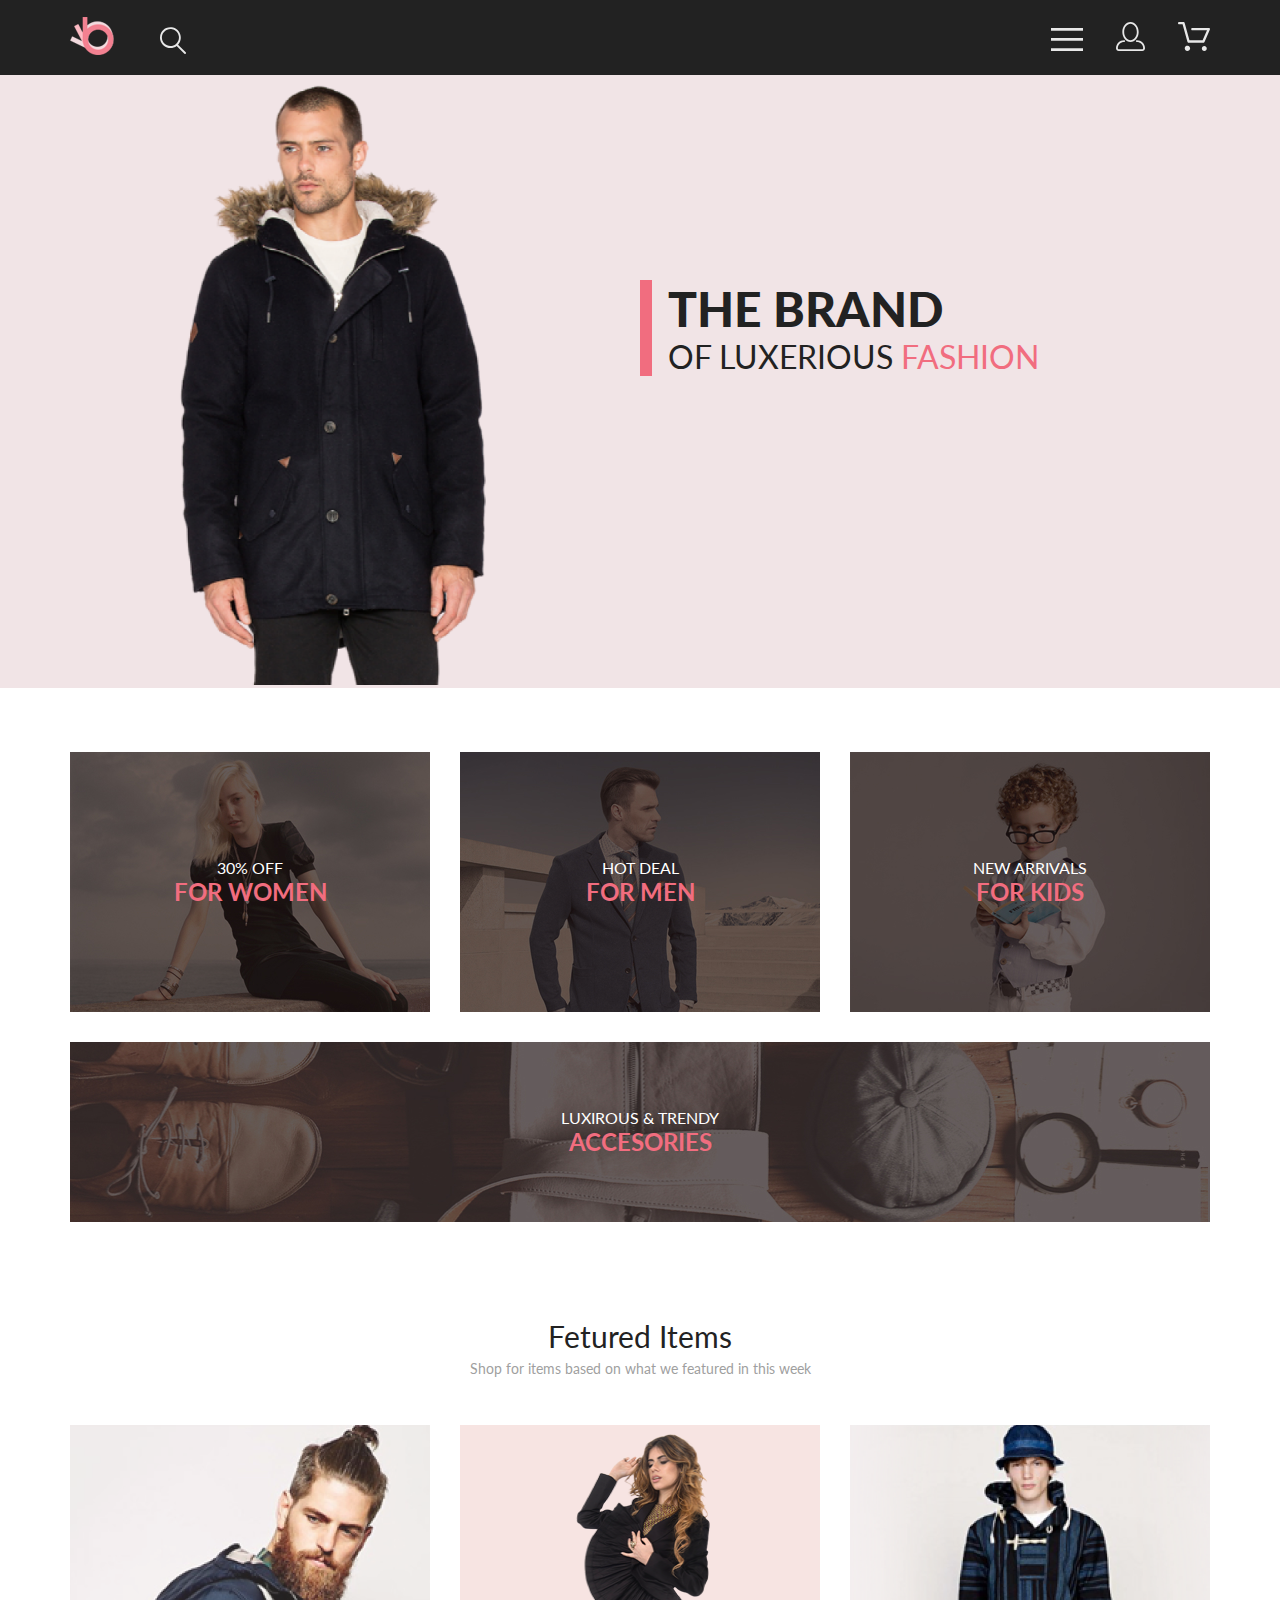
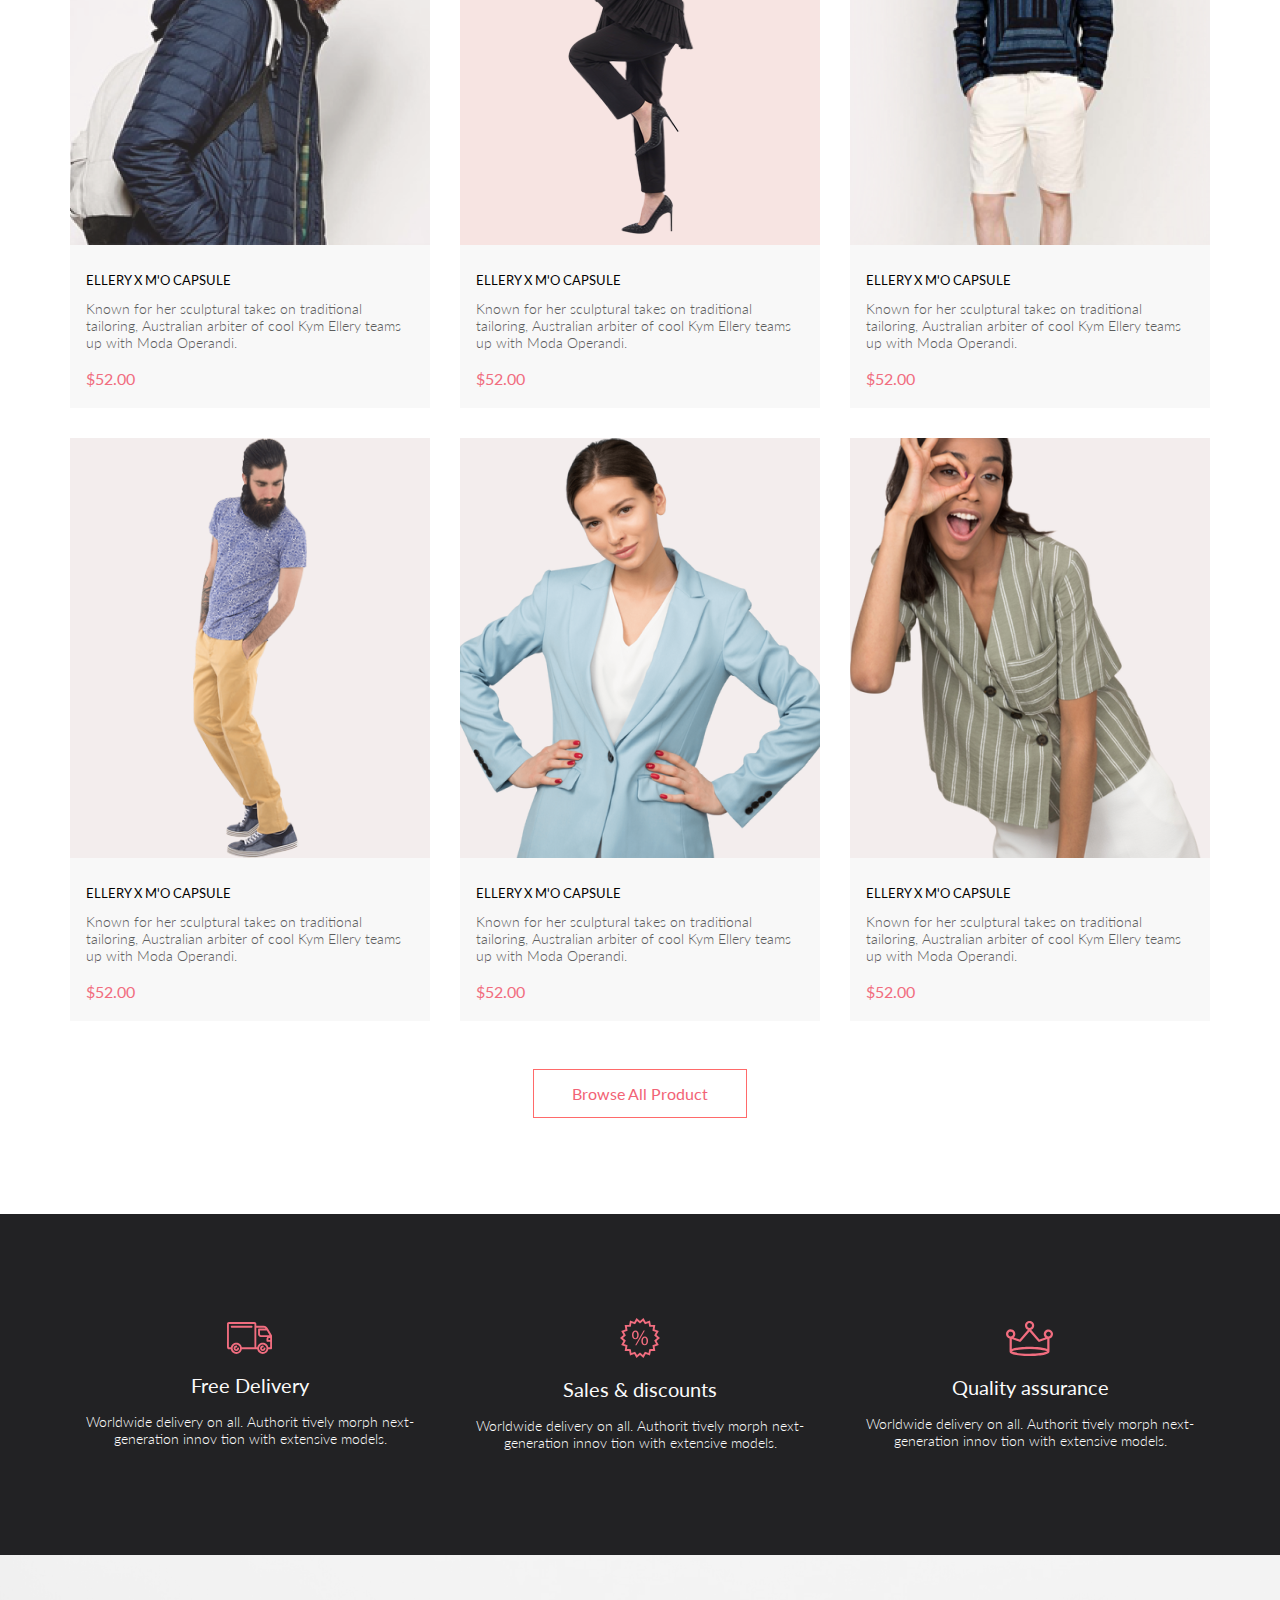
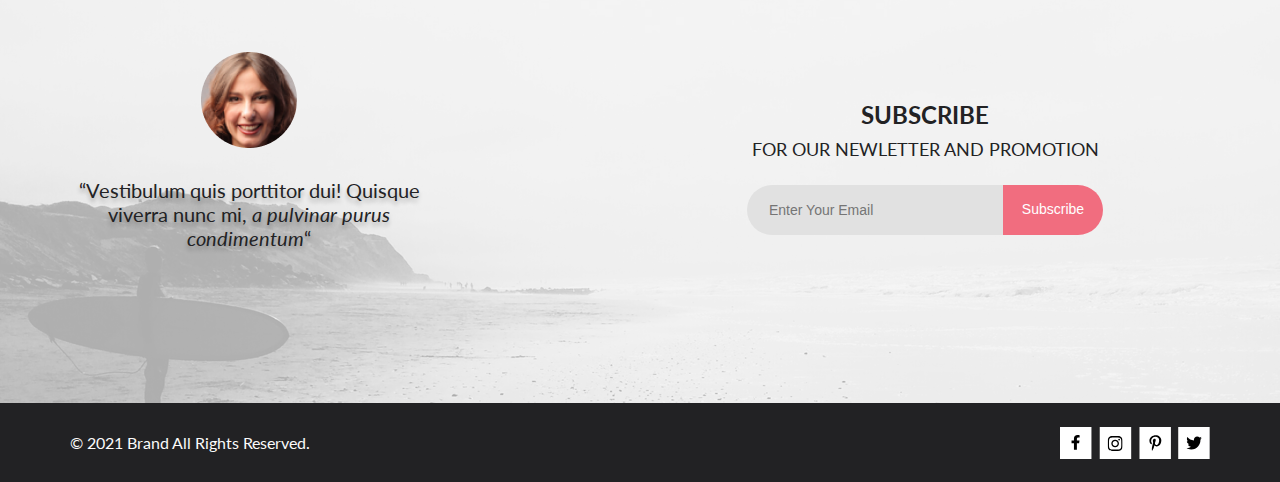
<file: index.html>
<!DOCTYPE html>
<html lang="en">

<head>
    <meta charset="UTF-8">
    <meta http-equiv="X-UA-Compatible" content="IE=edge">
    <meta name="viewport" content="width=device-width, initial-scale=1.0">   
    <title>Document</title>
    <link rel="preconnect" href="https://fonts.gstatic.com">
    <link href="https://fonts.googleapis.com/css2?family=Lato:wght@300;400;900&display=swap" rel="stylesheet">
    <link rel="stylesheet" href="css/style.css">
</head>

<body>
    <div class="wrapper">
        <div class="top">
            <header class="header center">
                <div class="header__left">
                    <a href="index.html"><img src="img/logo.svg" alt="logo"></a>
                    <svg class="header__search" width="27" height="28" viewBox="0 0 27 28" fill="none" xmlns="http://www.w3.org/2000/svg">
                        <path d="M19.0596 17.6259C20.6713 15.8658 21.6282 13.6048 21.7698 11.2225C21.9113 8.84018 21.2288 6.48173 19.8369 4.54318C18.445 2.60463 16.4285 1.20404 14.126 0.576619C11.8234 -0.0508009 9.3751 0.13316 7.19217 1.09761C5.00923 2.06205 3.22463 3.74825 2.13804 5.87302C1.05145 7.9978 0.729054 10.4318 1.225 12.7661C1.72094 15.1005 3.00501 17.1932 4.86158 18.6927C6.71814 20.1922 9.03413 21.0072 11.4206 21.0009C13.673 21.004 15.8645 20.27 17.6606 18.9109L25.4086 26.7179C25.4941 26.807 25.5965 26.8781 25.7099 26.927C25.8232 26.9759 25.9452 27.0017 26.0686 27.0029C26.1923 27.0033 26.3148 26.9782 26.4283 26.9292C26.5419 26.8801 26.6441 26.8082 26.7286 26.7179C26.9025 26.537 26.9997 26.2958 26.9997 26.0449C26.9997 25.794 26.9025 25.5528 26.7286 25.3719L19.0596 17.6259ZM2.88662 10.5009C2.89946 8.81563 3.41094 7.17187 4.35659 5.77685C5.30224 4.38183 6.63972 3.29801 8.20044 2.662C9.76115 2.02599 11.4752 1.86627 13.1266 2.20298C14.7779 2.53969 16.2926 3.35775 17.4797 4.55404C18.6668 5.75033 19.4732 7.27129 19.7972 8.92519C20.1212 10.5791 19.9483 12.2919 19.3002 13.8476C18.6522 15.4034 17.5581 16.7325 16.1559 17.6674C14.7536 18.6023 13.1059 19.1011 11.4206 19.1009C9.14916 19.0901 6.97482 18.1784 5.37484 16.566C3.77486 14.9537 2.87998 12.7724 2.88662 10.5009Z" fill="#E8E8E8"/>
                    </svg>                
                </div>
                <div class="header__right">
                    <input type="checkbox" id="switcher">
                    <label class="header__icons" for="switcher">
                        <svg width="32" height="23" viewBox="0 0 32 23" fill="none" xmlns="http://www.w3.org/2000/svg">
                            <path d="M0 23V20.31H32V23H0ZM0 12.76V10.07H32V12.76H0ZM0 2.69V0H32V2.69H0Z" fill="#E8E8E8"/>
                        </svg>
                    </label>            
                    <nav class="nav">                
                        <label for="switcher" class="nav__switch">
                            <svg width="13" height="13" viewBox="0 0 13 13" fill="none" xmlns="http://www.w3.org/2000/svg">
                            <path d="M7.4158 6.00409L11.7158 1.71409C11.9041 1.52579 12.0099 1.27039 12.0099 1.00409C12.0099 0.73779 11.9041 0.482395 11.7158 0.294092C11.5275 0.105788 11.2721 0 11.0058 0C10.7395 0 10.4841 0.105788 10.2958 0.294092L6.0058 4.59409L1.7158 0.294092C1.52749 0.105788 1.2721 -1.9841e-09 1.0058 0C0.739497 1.9841e-09 0.484102 0.105788 0.295798 0.294092C0.107495 0.482395 0.0017066 0.73779 0.0017066 1.00409C0.0017066 1.27039 0.107495 1.52579 0.295798 1.71409L4.5958 6.00409L0.295798 10.2941C0.20207 10.3871 0.127676 10.4977 0.0769072 10.6195C0.0261385 10.7414 0 10.8721 0 11.0041C0 11.1361 0.0261385 11.2668 0.0769072 11.3887C0.127676 11.5105 0.20207 11.6211 0.295798 11.7141C0.388761 11.8078 0.499362 11.8822 0.621222 11.933C0.743081 11.9838 0.873786 12.0099 1.0058 12.0099C1.13781 12.0099 1.26852 11.9838 1.39038 11.933C1.51223 11.8822 1.62284 11.8078 1.7158 11.7141L6.0058 7.41409L10.2958 11.7141C10.3888 11.8078 10.4994 11.8822 10.6212 11.933C10.7431 11.9838 10.8738 12.0099 11.0058 12.0099C11.1378 12.0099 11.2685 11.9838 11.3904 11.933C11.5122 11.8822 11.6228 11.8078 11.7158 11.7141C11.8095 11.6211 11.8839 11.5105 11.9347 11.3887C11.9855 11.2668 12.0116 11.1361 12.0116 11.0041C12.0116 10.8721 11.9855 10.7414 11.9347 10.6195C11.8839 10.4977 11.8095 10.3871 11.7158 10.2941L7.4158 6.00409Z" fill="#6F6E6E"/>
                            </svg>
                        </label>
                        <div class="nav__links-menu">
                            <a class="header__icons header__icons_mob" href="registration.html"><svg width="29" height="29" viewBox="0 0 29 29" fill="none" xmlns="http://www.w3.org/2000/svg">
                                <path d="M14.5 19.937C19 19.937 22.656 15.464 22.656 9.968C22.656 4.472 19 0 14.5 0C13.3631 0.0217413 12.2463 0.303398 11.2351 0.823397C10.2239 1.34339 9.34507 2.08794 8.66602 3C7.12663 4.99573 6.30819 7.45381 6.34399 9.974C6.34399 15.465 10 19.937 14.5 19.937ZM14.5 1.813C18 1.813 20.844 5.472 20.844 9.969C20.844 14.466 17.998 18.125 14.5 18.125C11.002 18.125 8.15603 14.465 8.15503 9.969C8.15403 5.473 11 1.813 14.5 1.813ZM20.844 18.125C20.6036 18.125 20.373 18.2205 20.203 18.3905C20.033 18.5605 19.9375 18.7911 19.9375 19.0315C19.9375 19.2719 20.033 19.5025 20.203 19.6725C20.373 19.8425 20.6036 19.938 20.844 19.938C22.526 19.9399 24.1386 20.6088 25.3279 21.7982C26.5172 22.9875 27.1861 24.6 27.188 26.282C27.1875 26.5221 27.0918 26.7523 26.922 26.9221C26.7522 27.0918 26.5221 27.1875 26.282 27.188H2.71997C2.47985 27.1875 2.24975 27.0918 2.07996 26.9221C1.91016 26.7523 1.81449 26.5221 1.81396 26.282C1.81608 24.6001 2.48517 22.9877 3.67444 21.7985C4.86371 20.6092 6.47608 19.9401 8.15796 19.938C8.39824 19.938 8.62868 19.8425 8.79858 19.6726C8.96849 19.5027 9.06396 19.2723 9.06396 19.032C9.06396 18.7917 8.96849 18.5613 8.79858 18.3914C8.62868 18.2215 8.39824 18.126 8.15796 18.126C5.99541 18.1279 3.92201 18.9875 2.39258 20.5164C0.863144 22.0453 0.00264777 24.1185 0 26.281C0.000794067 27.0019 0.287502 27.693 0.797241 28.2027C1.30698 28.7125 1.99811 28.9992 2.71899 29H26.282C27.0027 28.9989 27.6936 28.7121 28.2031 28.2024C28.7126 27.6927 28.9992 27.0017 29 26.281C28.9974 24.1187 28.1372 22.0457 26.6083 20.5168C25.0793 18.9878 23.0063 18.1276 20.844 18.125Z" fill="#E8E8E8"/>
                            </svg></a>
                            <a class="header__icons header__icons_mob" href="cart.html"><svg width="32" height="29" viewBox="0 0 32 29" fill="none" xmlns="http://www.w3.org/2000/svg">
                                <path d="M26.2009 29C25.5532 28.9738 24.9415 28.6948 24.4972 28.2227C24.0529 27.7506 23.8114 27.1232 23.8245 26.475C23.8376 25.8269 24.1043 25.2097 24.5673 24.7559C25.0303 24.3022 25.6527 24.048 26.301 24.048C26.9493 24.048 27.5717 24.3022 28.0347 24.7559C28.4977 25.2097 28.7644 25.8269 28.7775 26.475C28.7906 27.1232 28.549 27.7506 28.1047 28.2227C27.6604 28.6948 27.0488 28.9738 26.401 29H26.2009ZM6.75293 26.32C6.75293 25.79 6.91011 25.2718 7.20459 24.8311C7.49907 24.3904 7.91764 24.0469 8.40735 23.844C8.89705 23.6412 9.43594 23.5881 9.95581 23.6915C10.4757 23.7949 10.9532 24.0502 11.328 24.425C11.7028 24.7998 11.9581 25.2773 12.0615 25.7972C12.1649 26.317 12.1118 26.8559 11.9089 27.3456C11.7061 27.8353 11.3626 28.2539 10.9219 28.5483C10.4812 28.8428 9.96304 29 9.43298 29C9.08087 29.0003 8.73212 28.9311 8.40674 28.7966C8.08136 28.662 7.78569 28.4646 7.53662 28.2158C7.28755 27.9669 7.09001 27.6713 6.9552 27.3461C6.82039 27.0208 6.75098 26.6721 6.75098 26.32H6.75293ZM10.553 20.686C10.2935 20.6868 10.0409 20.6024 9.83411 20.4457C9.62727 20.2891 9.47758 20.0689 9.40796 19.819L4.57495 2.36401H1.18201C0.868521 2.36401 0.567859 2.23947 0.346191 2.01781C0.124523 1.79614 0 1.49549 0 1.18201C0 0.868519 0.124523 0.567873 0.346191 0.346205C0.567859 0.124537 0.868521 5.81268e-06 1.18201 5.81268e-06H5.46301C5.7225 -0.00080736 5.97504 0.0837201 6.18176 0.240568C6.38848 0.397416 6.53784 0.617884 6.60693 0.868006L11.4399 18.323H24.6179L29.001 8.27501H14.401C14.2428 8.27961 14.0854 8.25242 13.9379 8.19507C13.7904 8.13771 13.6559 8.05134 13.5424 7.94108C13.4288 7.83082 13.3386 7.69891 13.277 7.55315C13.2154 7.40739 13.1836 7.25075 13.1836 7.0925C13.1836 6.93426 13.2154 6.77762 13.277 6.63186C13.3386 6.4861 13.4288 6.35419 13.5424 6.24393C13.6559 6.13367 13.7904 6.0473 13.9379 5.98994C14.0854 5.93259 14.2428 5.90541 14.401 5.91001H30.814C31.0097 5.90996 31.2022 5.95866 31.3744 6.05172C31.5465 6.14478 31.6928 6.27926 31.7999 6.44301C31.9078 6.60729 31.9734 6.79569 31.9908 6.99145C32.0083 7.18721 31.9771 7.38424 31.9 7.565L26.495 19.977C26.4026 20.1876 26.251 20.3668 26.0585 20.4927C25.866 20.6186 25.641 20.6858 25.411 20.686H10.553Z" fill="#E8E8E8"/>
                            </svg></a> 
                        </div>
                        <h3 class="nav__heading">MENU</h3>
                        <ul class="nav__catalog">
                            <li class="nav__list-catalog">
                                <a href="catalog.html" class="nav__list">MAN</a>
                                <ul class="nav__items">
                                    <li><a href="catalog.html" class="nav__link">Accessories</a></li>
                                    <li><a href="catalog.html" class="nav__link">Bags</a></li>
                                    <li><a href="catalog.html" class="nav__link">Denim</a></li>
                                    <li><a href="catalog.html" class="nav__link">T-Shirts</a></li>
                                </ul>
                            </li>
                            <li class="nav__list-catalog">
                                <a href="catalog.html" class="nav__list">WOMAN</a>
                                <ul class="nav__items">
                                    <li><a href="catalog.html" class="nav__link">Accessories</a></li>
                                    <li><a href="catalog.html" class="nav__link">Jackets &#38; Coats</a></li>
                                    <li><a href="catalog.html" class="nav__link">Polos</a></li>
                                    <li><a href="catalog.html" class="nav__link">T-Shirts</a></li>
                                    <li><a href="catalog.html" class="nav__link">Shirts</a></li>
                                </ul>
                            </li>
                            <li class="nav__list-catalog">
                                <a href="catalog.html" class="nav__list">KIDS</a>
                                <ul class="nav__items">
                                    <li><a href="catalog.html" class="nav__link">Accessories</a></li>
                                    <li><a href="catalog.html" class="nav__link">Jackets &#38; Coats</a></li>
                                    <li><a href="catalog.html" class="nav__link">Polos</a></li>
                                    <li><a href="catalog.html" class="nav__link">T-Shirts</a></li>
                                    <li><a href="catalog.html" class="nav__link">Shirts</a></li>
                                    <li><a href="catalog.html" class="nav__link">Bags</a></li>
                                </ul>
                            </li>
                        </ul>
                    </nav>
                    <a class="header__icons header__icons_desc" href="registration.html"><svg width="29" height="29" viewBox="0 0 29 29" fill="none" xmlns="http://www.w3.org/2000/svg">
                        <path d="M14.5 19.937C19 19.937 22.656 15.464 22.656 9.968C22.656 4.472 19 0 14.5 0C13.3631 0.0217413 12.2463 0.303398 11.2351 0.823397C10.2239 1.34339 9.34507 2.08794 8.66602 3C7.12663 4.99573 6.30819 7.45381 6.34399 9.974C6.34399 15.465 10 19.937 14.5 19.937ZM14.5 1.813C18 1.813 20.844 5.472 20.844 9.969C20.844 14.466 17.998 18.125 14.5 18.125C11.002 18.125 8.15603 14.465 8.15503 9.969C8.15403 5.473 11 1.813 14.5 1.813ZM20.844 18.125C20.6036 18.125 20.373 18.2205 20.203 18.3905C20.033 18.5605 19.9375 18.7911 19.9375 19.0315C19.9375 19.2719 20.033 19.5025 20.203 19.6725C20.373 19.8425 20.6036 19.938 20.844 19.938C22.526 19.9399 24.1386 20.6088 25.3279 21.7982C26.5172 22.9875 27.1861 24.6 27.188 26.282C27.1875 26.5221 27.0918 26.7523 26.922 26.9221C26.7522 27.0918 26.5221 27.1875 26.282 27.188H2.71997C2.47985 27.1875 2.24975 27.0918 2.07996 26.9221C1.91016 26.7523 1.81449 26.5221 1.81396 26.282C1.81608 24.6001 2.48517 22.9877 3.67444 21.7985C4.86371 20.6092 6.47608 19.9401 8.15796 19.938C8.39824 19.938 8.62868 19.8425 8.79858 19.6726C8.96849 19.5027 9.06396 19.2723 9.06396 19.032C9.06396 18.7917 8.96849 18.5613 8.79858 18.3914C8.62868 18.2215 8.39824 18.126 8.15796 18.126C5.99541 18.1279 3.92201 18.9875 2.39258 20.5164C0.863144 22.0453 0.00264777 24.1185 0 26.281C0.000794067 27.0019 0.287502 27.693 0.797241 28.2027C1.30698 28.7125 1.99811 28.9992 2.71899 29H26.282C27.0027 28.9989 27.6936 28.7121 28.2031 28.2024C28.7126 27.6927 28.9992 27.0017 29 26.281C28.9974 24.1187 28.1372 22.0457 26.6083 20.5168C25.0793 18.9878 23.0063 18.1276 20.844 18.125Z" fill="#E8E8E8"/>
                    </svg></a>
                    <a class="header__icons header__icons_desc" href="cart.html"><svg width="32" height="29" viewBox="0 0 32 29" fill="none" xmlns="http://www.w3.org/2000/svg">
                        <path d="M26.2009 29C25.5532 28.9738 24.9415 28.6948 24.4972 28.2227C24.0529 27.7506 23.8114 27.1232 23.8245 26.475C23.8376 25.8269 24.1043 25.2097 24.5673 24.7559C25.0303 24.3022 25.6527 24.048 26.301 24.048C26.9493 24.048 27.5717 24.3022 28.0347 24.7559C28.4977 25.2097 28.7644 25.8269 28.7775 26.475C28.7906 27.1232 28.549 27.7506 28.1047 28.2227C27.6604 28.6948 27.0488 28.9738 26.401 29H26.2009ZM6.75293 26.32C6.75293 25.79 6.91011 25.2718 7.20459 24.8311C7.49907 24.3904 7.91764 24.0469 8.40735 23.844C8.89705 23.6412 9.43594 23.5881 9.95581 23.6915C10.4757 23.7949 10.9532 24.0502 11.328 24.425C11.7028 24.7998 11.9581 25.2773 12.0615 25.7972C12.1649 26.317 12.1118 26.8559 11.9089 27.3456C11.7061 27.8353 11.3626 28.2539 10.9219 28.5483C10.4812 28.8428 9.96304 29 9.43298 29C9.08087 29.0003 8.73212 28.9311 8.40674 28.7966C8.08136 28.662 7.78569 28.4646 7.53662 28.2158C7.28755 27.9669 7.09001 27.6713 6.9552 27.3461C6.82039 27.0208 6.75098 26.6721 6.75098 26.32H6.75293ZM10.553 20.686C10.2935 20.6868 10.0409 20.6024 9.83411 20.4457C9.62727 20.2891 9.47758 20.0689 9.40796 19.819L4.57495 2.36401H1.18201C0.868521 2.36401 0.567859 2.23947 0.346191 2.01781C0.124523 1.79614 0 1.49549 0 1.18201C0 0.868519 0.124523 0.567873 0.346191 0.346205C0.567859 0.124537 0.868521 5.81268e-06 1.18201 5.81268e-06H5.46301C5.7225 -0.00080736 5.97504 0.0837201 6.18176 0.240568C6.38848 0.397416 6.53784 0.617884 6.60693 0.868006L11.4399 18.323H24.6179L29.001 8.27501H14.401C14.2428 8.27961 14.0854 8.25242 13.9379 8.19507C13.7904 8.13771 13.6559 8.05134 13.5424 7.94108C13.4288 7.83082 13.3386 7.69891 13.277 7.55315C13.2154 7.40739 13.1836 7.25075 13.1836 7.0925C13.1836 6.93426 13.2154 6.77762 13.277 6.63186C13.3386 6.4861 13.4288 6.35419 13.5424 6.24393C13.6559 6.13367 13.7904 6.0473 13.9379 5.98994C14.0854 5.93259 14.2428 5.90541 14.401 5.91001H30.814C31.0097 5.90996 31.2022 5.95866 31.3744 6.05172C31.5465 6.14478 31.6928 6.27926 31.7999 6.44301C31.9078 6.60729 31.9734 6.79569 31.9908 6.99145C32.0083 7.18721 31.9771 7.38424 31.9 7.565L26.495 19.977C26.4026 20.1876 26.251 20.3668 26.0585 20.4927C25.866 20.6186 25.641 20.6858 25.411 20.686H10.553Z" fill="#E8E8E8"/>
                    </svg></a>                     
                </div>
            </header>
        
            <section class="promo center">
                <div class="promo__img">
                    <img class="promo__photo" src="img/promo.png" alt="promo">
                </div>
                <div class="promo__text">
                    <div class="promo__content">
                        <h1 class="promo__h1">THE BRAND</h1>
                        <h2 class="promo__h2">OF LUXERIOUS <span class="promo__h2_select">FASHION</span></h2>
                    </div>
                </div>
            </section>
    
            <section class="offer center">
                <div class="offer__top">
                    <div class="offer__item offer__item_1">
                        <p class="offer__text">30% OFF</p>
                        <h3 class="offer__heading">FOR WOMEN</h3>            
                    </div>
                    <div class="offer__item offer__item_2">
                        <p class="offer__text">HOT DEAL</p>
                        <h3 class="offer__heading">FOR MEN</h3>              
                    </div>
                    <div class="offer__item offer__item_3">
                        <p class="offer__text">NEW ARRIVALS</p>
                        <h3 class="offer__heading">FOR KIDS</h3>
                    </div>
                </div>
                <div class="offer__bottom">
                    <p class="offer__text">LUXIROUS & TRENDY</p>
                    <h3 class="offer__heading">ACCESORIES</h3>           
                </div>
            </section>
        
            <section class="fetured-items center">
                <h2 class="fetured-items__heading">Fetured Items</h2>
                <p class="fetured-items__text">Shop for items based on what we featured in this week</p>
                <div class="product-box">
                    <div class="product">
                        <a class="product__link" href="product.html">
                            <img class="product__img" src="img/card_1.png" alt="card-1">
                        </a>                
                        <div class="product__content">
                            <a href="product.html" class="product__name">ELLERY X M'O CAPSULE</a>
                            <p class="product__text">Known for her sculptural takes on traditional tailoring, Australian arbiter of cool Kym Ellery teams up with Moda Operandi.</p>
                            <p class="product__price">&#36;52.00</p>
                        </div>
                        <a class="product__add" href="cart.html">
                            <svg class="product__cart" width="27" height="25" viewBox="0 0 27 25" fill="none" xmlns="http://www.w3.org/2000/svg">
                            <path d="M21.876 22.2662C21.921 22.2549 21.9423 22.2339 21.96 22.2129C21.9678 22.2037 21.9756 22.1946 21.9835 22.1855C22.02 22.1438 22.0233 22.0553 22.0224 22.0105C22.0092 21.9044 21.9185 21.8315 21.8412 21.8315C21.8375 21.8315 21.8336 21.8317 21.8312 21.8318C21.7531 21.8372 21.6653 21.9409 21.6719 22.0625C21.6813 22.1793 21.7675 22.2662 21.8392 22.2662H21.876ZM8.21954 22.2599C8.31873 22.2599 8.39935 22.1655 8.39935 22.0496C8.39935 21.9341 8.31873 21.8401 8.21954 21.8401C8.12042 21.8401 8.03973 21.9341 8.03973 22.0496C8.03973 22.1655 8.12042 22.2599 8.21954 22.2599ZM21.9995 24.2662C21.9517 24.2662 21.8878 24.2662 21.8392 24.2662C20.7017 24.2662 19.7567 23.3545 19.6765 22.198C19.5964 20.9929 20.4937 19.9183 21.6953 19.8364C21.7441 19.8331 21.7928 19.8315 21.8412 19.8315C22.9799 19.8315 23.9413 20.7324 24.019 21.8884C24.0505 22.4915 23.8741 23.0612 23.4898 23.5012C23.1055 23.9575 22.5764 24.2177 21.9995 24.2662ZM8.21954 24.2599C7.01532 24.2599 6.03973 23.2709 6.03973 22.0496C6.03973 20.8291 7.01532 19.8401 8.21954 19.8401C9.42371 19.8401 10.3994 20.8291 10.3994 22.0496C10.3994 23.2709 9.42371 24.2599 8.21954 24.2599ZM21.1984 17.3938H9.13306C8.70013 17.3938 8.31586 17.1005 8.20331 16.6775L4.27753 2.24768H1.52173C0.993408 2.24768 0.560547 1.80859 0.560547 1.27039C0.560547 0.733032 0.993408 0.292969 1.52173 0.292969H4.99933C5.43134 0.292969 5.81561 0.586304 5.9281 1.01025L9.85394 15.4391H20.5576L24.1144 7.13379H12.2578C11.7286 7.13379 11.2957 6.69373 11.2957 6.15649C11.2957 5.61914 11.7286 5.17908 12.2578 5.17908H25.5886C25.9091 5.17908 26.2141 5.34192 26.3896 5.61914C26.566 5.89539 26.5984 6.23743 26.4697 6.547L22.0795 16.807C21.9193 17.1653 21.5827 17.3938 21.1984 17.3938Z" fill="white"/>
                            </svg>
                            Add to Cart
                        </a>
                    </div>
        
                    <div class="product">
                        <a class="product__link" href="product.html">
                            <img class="product__img" src="img/card_2.png" alt="card-2">
                        </a>                
                        <div class="product__content">
                            <a href="product.html" class="product__name">ELLERY X M'O CAPSULE</a>
                            <p class="product__text">Known for her sculptural takes on traditional tailoring, Australian arbiter of cool Kym Ellery teams up with Moda Operandi.</p>
                            <p class="product__price">&#36;52.00</p>
                        </div>
                        <a class="product__add" href="cart.html">
                            <svg class="product__cart" width="27" height="25" viewBox="0 0 27 25" fill="none" xmlns="http://www.w3.org/2000/svg">
                            <path d="M21.876 22.2662C21.921 22.2549 21.9423 22.2339 21.96 22.2129C21.9678 22.2037 21.9756 22.1946 21.9835 22.1855C22.02 22.1438 22.0233 22.0553 22.0224 22.0105C22.0092 21.9044 21.9185 21.8315 21.8412 21.8315C21.8375 21.8315 21.8336 21.8317 21.8312 21.8318C21.7531 21.8372 21.6653 21.9409 21.6719 22.0625C21.6813 22.1793 21.7675 22.2662 21.8392 22.2662H21.876ZM8.21954 22.2599C8.31873 22.2599 8.39935 22.1655 8.39935 22.0496C8.39935 21.9341 8.31873 21.8401 8.21954 21.8401C8.12042 21.8401 8.03973 21.9341 8.03973 22.0496C8.03973 22.1655 8.12042 22.2599 8.21954 22.2599ZM21.9995 24.2662C21.9517 24.2662 21.8878 24.2662 21.8392 24.2662C20.7017 24.2662 19.7567 23.3545 19.6765 22.198C19.5964 20.9929 20.4937 19.9183 21.6953 19.8364C21.7441 19.8331 21.7928 19.8315 21.8412 19.8315C22.9799 19.8315 23.9413 20.7324 24.019 21.8884C24.0505 22.4915 23.8741 23.0612 23.4898 23.5012C23.1055 23.9575 22.5764 24.2177 21.9995 24.2662ZM8.21954 24.2599C7.01532 24.2599 6.03973 23.2709 6.03973 22.0496C6.03973 20.8291 7.01532 19.8401 8.21954 19.8401C9.42371 19.8401 10.3994 20.8291 10.3994 22.0496C10.3994 23.2709 9.42371 24.2599 8.21954 24.2599ZM21.1984 17.3938H9.13306C8.70013 17.3938 8.31586 17.1005 8.20331 16.6775L4.27753 2.24768H1.52173C0.993408 2.24768 0.560547 1.80859 0.560547 1.27039C0.560547 0.733032 0.993408 0.292969 1.52173 0.292969H4.99933C5.43134 0.292969 5.81561 0.586304 5.9281 1.01025L9.85394 15.4391H20.5576L24.1144 7.13379H12.2578C11.7286 7.13379 11.2957 6.69373 11.2957 6.15649C11.2957 5.61914 11.7286 5.17908 12.2578 5.17908H25.5886C25.9091 5.17908 26.2141 5.34192 26.3896 5.61914C26.566 5.89539 26.5984 6.23743 26.4697 6.547L22.0795 16.807C21.9193 17.1653 21.5827 17.3938 21.1984 17.3938Z" fill="white"/>
                            </svg>
                            Add to Cart
                        </a>
                    </div>
        
                    <div class="product">
                        <a class="product__link" href="product.html">
                            <img class="product__img" src="img/card_3.png" alt="card-3">
                        </a>                
                        <div class="product__content">
                            <a href="product.html" class="product__name">ELLERY X M'O CAPSULE</a>
                            <p class="product__text">Known for her sculptural takes on traditional tailoring, Australian arbiter of cool Kym Ellery teams up with Moda Operandi.</p>
                            <p class="product__price">&#36;52.00</p>
                        </div>
                        <a class="product__add" href="cart.html">
                            <svg class="product__cart" width="27" height="25" viewBox="0 0 27 25" fill="none" xmlns="http://www.w3.org/2000/svg">
                            <path d="M21.876 22.2662C21.921 22.2549 21.9423 22.2339 21.96 22.2129C21.9678 22.2037 21.9756 22.1946 21.9835 22.1855C22.02 22.1438 22.0233 22.0553 22.0224 22.0105C22.0092 21.9044 21.9185 21.8315 21.8412 21.8315C21.8375 21.8315 21.8336 21.8317 21.8312 21.8318C21.7531 21.8372 21.6653 21.9409 21.6719 22.0625C21.6813 22.1793 21.7675 22.2662 21.8392 22.2662H21.876ZM8.21954 22.2599C8.31873 22.2599 8.39935 22.1655 8.39935 22.0496C8.39935 21.9341 8.31873 21.8401 8.21954 21.8401C8.12042 21.8401 8.03973 21.9341 8.03973 22.0496C8.03973 22.1655 8.12042 22.2599 8.21954 22.2599ZM21.9995 24.2662C21.9517 24.2662 21.8878 24.2662 21.8392 24.2662C20.7017 24.2662 19.7567 23.3545 19.6765 22.198C19.5964 20.9929 20.4937 19.9183 21.6953 19.8364C21.7441 19.8331 21.7928 19.8315 21.8412 19.8315C22.9799 19.8315 23.9413 20.7324 24.019 21.8884C24.0505 22.4915 23.8741 23.0612 23.4898 23.5012C23.1055 23.9575 22.5764 24.2177 21.9995 24.2662ZM8.21954 24.2599C7.01532 24.2599 6.03973 23.2709 6.03973 22.0496C6.03973 20.8291 7.01532 19.8401 8.21954 19.8401C9.42371 19.8401 10.3994 20.8291 10.3994 22.0496C10.3994 23.2709 9.42371 24.2599 8.21954 24.2599ZM21.1984 17.3938H9.13306C8.70013 17.3938 8.31586 17.1005 8.20331 16.6775L4.27753 2.24768H1.52173C0.993408 2.24768 0.560547 1.80859 0.560547 1.27039C0.560547 0.733032 0.993408 0.292969 1.52173 0.292969H4.99933C5.43134 0.292969 5.81561 0.586304 5.9281 1.01025L9.85394 15.4391H20.5576L24.1144 7.13379H12.2578C11.7286 7.13379 11.2957 6.69373 11.2957 6.15649C11.2957 5.61914 11.7286 5.17908 12.2578 5.17908H25.5886C25.9091 5.17908 26.2141 5.34192 26.3896 5.61914C26.566 5.89539 26.5984 6.23743 26.4697 6.547L22.0795 16.807C21.9193 17.1653 21.5827 17.3938 21.1984 17.3938Z" fill="white"/>
                            </svg>
                            Add to Cart
                        </a>
                    </div>
        
                    <div class="product">
                        <a class="product__link" href="product.html">
                            <img class="product__img" src="img/card_4.png" alt="card-4">
                        </a>                
                        <div class="product__content">
                            <a href="product.html" class="product__name">ELLERY X M'O CAPSULE</a>
                            <p class="product__text">Known for her sculptural takes on traditional tailoring, Australian arbiter of cool Kym Ellery teams up with Moda Operandi.</p>
                            <p class="product__price">&#36;52.00</p>
                        </div>
                        <a class="product__add" href="cart.html">
                            <svg class="product__cart" width="27" height="25" viewBox="0 0 27 25" fill="none" xmlns="http://www.w3.org/2000/svg">
                            <path d="M21.876 22.2662C21.921 22.2549 21.9423 22.2339 21.96 22.2129C21.9678 22.2037 21.9756 22.1946 21.9835 22.1855C22.02 22.1438 22.0233 22.0553 22.0224 22.0105C22.0092 21.9044 21.9185 21.8315 21.8412 21.8315C21.8375 21.8315 21.8336 21.8317 21.8312 21.8318C21.7531 21.8372 21.6653 21.9409 21.6719 22.0625C21.6813 22.1793 21.7675 22.2662 21.8392 22.2662H21.876ZM8.21954 22.2599C8.31873 22.2599 8.39935 22.1655 8.39935 22.0496C8.39935 21.9341 8.31873 21.8401 8.21954 21.8401C8.12042 21.8401 8.03973 21.9341 8.03973 22.0496C8.03973 22.1655 8.12042 22.2599 8.21954 22.2599ZM21.9995 24.2662C21.9517 24.2662 21.8878 24.2662 21.8392 24.2662C20.7017 24.2662 19.7567 23.3545 19.6765 22.198C19.5964 20.9929 20.4937 19.9183 21.6953 19.8364C21.7441 19.8331 21.7928 19.8315 21.8412 19.8315C22.9799 19.8315 23.9413 20.7324 24.019 21.8884C24.0505 22.4915 23.8741 23.0612 23.4898 23.5012C23.1055 23.9575 22.5764 24.2177 21.9995 24.2662ZM8.21954 24.2599C7.01532 24.2599 6.03973 23.2709 6.03973 22.0496C6.03973 20.8291 7.01532 19.8401 8.21954 19.8401C9.42371 19.8401 10.3994 20.8291 10.3994 22.0496C10.3994 23.2709 9.42371 24.2599 8.21954 24.2599ZM21.1984 17.3938H9.13306C8.70013 17.3938 8.31586 17.1005 8.20331 16.6775L4.27753 2.24768H1.52173C0.993408 2.24768 0.560547 1.80859 0.560547 1.27039C0.560547 0.733032 0.993408 0.292969 1.52173 0.292969H4.99933C5.43134 0.292969 5.81561 0.586304 5.9281 1.01025L9.85394 15.4391H20.5576L24.1144 7.13379H12.2578C11.7286 7.13379 11.2957 6.69373 11.2957 6.15649C11.2957 5.61914 11.7286 5.17908 12.2578 5.17908H25.5886C25.9091 5.17908 26.2141 5.34192 26.3896 5.61914C26.566 5.89539 26.5984 6.23743 26.4697 6.547L22.0795 16.807C21.9193 17.1653 21.5827 17.3938 21.1984 17.3938Z" fill="white"/>
                            </svg>
                            Add to Cart
                        </a>
                    </div>
        
                    <div class="product">
                        <a class="product__link" href="product.html">
                            <img class="product__img" src="img/card_5.png" alt="card-5">
                        </a>                
                        <div class="product__content">
                            <a href="product.html" class="product__name">ELLERY X M'O CAPSULE</a>
                            <p class="product__text">Known for her sculptural takes on traditional tailoring, Australian arbiter of cool Kym Ellery teams up with Moda Operandi.</p>
                            <p class="product__price">&#36;52.00</p>
                        </div>
                        <a class="product__add" href="cart.html">
                            <svg class="product__cart" width="27" height="25" viewBox="0 0 27 25" fill="none" xmlns="http://www.w3.org/2000/svg">
                            <path d="M21.876 22.2662C21.921 22.2549 21.9423 22.2339 21.96 22.2129C21.9678 22.2037 21.9756 22.1946 21.9835 22.1855C22.02 22.1438 22.0233 22.0553 22.0224 22.0105C22.0092 21.9044 21.9185 21.8315 21.8412 21.8315C21.8375 21.8315 21.8336 21.8317 21.8312 21.8318C21.7531 21.8372 21.6653 21.9409 21.6719 22.0625C21.6813 22.1793 21.7675 22.2662 21.8392 22.2662H21.876ZM8.21954 22.2599C8.31873 22.2599 8.39935 22.1655 8.39935 22.0496C8.39935 21.9341 8.31873 21.8401 8.21954 21.8401C8.12042 21.8401 8.03973 21.9341 8.03973 22.0496C8.03973 22.1655 8.12042 22.2599 8.21954 22.2599ZM21.9995 24.2662C21.9517 24.2662 21.8878 24.2662 21.8392 24.2662C20.7017 24.2662 19.7567 23.3545 19.6765 22.198C19.5964 20.9929 20.4937 19.9183 21.6953 19.8364C21.7441 19.8331 21.7928 19.8315 21.8412 19.8315C22.9799 19.8315 23.9413 20.7324 24.019 21.8884C24.0505 22.4915 23.8741 23.0612 23.4898 23.5012C23.1055 23.9575 22.5764 24.2177 21.9995 24.2662ZM8.21954 24.2599C7.01532 24.2599 6.03973 23.2709 6.03973 22.0496C6.03973 20.8291 7.01532 19.8401 8.21954 19.8401C9.42371 19.8401 10.3994 20.8291 10.3994 22.0496C10.3994 23.2709 9.42371 24.2599 8.21954 24.2599ZM21.1984 17.3938H9.13306C8.70013 17.3938 8.31586 17.1005 8.20331 16.6775L4.27753 2.24768H1.52173C0.993408 2.24768 0.560547 1.80859 0.560547 1.27039C0.560547 0.733032 0.993408 0.292969 1.52173 0.292969H4.99933C5.43134 0.292969 5.81561 0.586304 5.9281 1.01025L9.85394 15.4391H20.5576L24.1144 7.13379H12.2578C11.7286 7.13379 11.2957 6.69373 11.2957 6.15649C11.2957 5.61914 11.7286 5.17908 12.2578 5.17908H25.5886C25.9091 5.17908 26.2141 5.34192 26.3896 5.61914C26.566 5.89539 26.5984 6.23743 26.4697 6.547L22.0795 16.807C21.9193 17.1653 21.5827 17.3938 21.1984 17.3938Z" fill="white"/>
                            </svg>
                            Add to Cart
                        </a>
                    </div>
        
                    <div class="product">
                        <a class="product__link" href="product.html">
                            <img class="product__img" src="img/card_6.png" alt="card-6">
                        </a>                
                        <div class="product__content">
                            <a href="product.html" class="product__name">ELLERY X M'O CAPSULE</a>
                            <p class="product__text">Known for her sculptural takes on traditional tailoring, Australian arbiter of cool Kym Ellery teams up with Moda Operandi.</p>
                            <p class="product__price">&#36;52.00</p>
                        </div>
                        <a class="product__add" href="cart.html">
                            <svg class="product__cart" width="27" height="25" viewBox="0 0 27 25" fill="none" xmlns="http://www.w3.org/2000/svg">
                            <path d="M21.876 22.2662C21.921 22.2549 21.9423 22.2339 21.96 22.2129C21.9678 22.2037 21.9756 22.1946 21.9835 22.1855C22.02 22.1438 22.0233 22.0553 22.0224 22.0105C22.0092 21.9044 21.9185 21.8315 21.8412 21.8315C21.8375 21.8315 21.8336 21.8317 21.8312 21.8318C21.7531 21.8372 21.6653 21.9409 21.6719 22.0625C21.6813 22.1793 21.7675 22.2662 21.8392 22.2662H21.876ZM8.21954 22.2599C8.31873 22.2599 8.39935 22.1655 8.39935 22.0496C8.39935 21.9341 8.31873 21.8401 8.21954 21.8401C8.12042 21.8401 8.03973 21.9341 8.03973 22.0496C8.03973 22.1655 8.12042 22.2599 8.21954 22.2599ZM21.9995 24.2662C21.9517 24.2662 21.8878 24.2662 21.8392 24.2662C20.7017 24.2662 19.7567 23.3545 19.6765 22.198C19.5964 20.9929 20.4937 19.9183 21.6953 19.8364C21.7441 19.8331 21.7928 19.8315 21.8412 19.8315C22.9799 19.8315 23.9413 20.7324 24.019 21.8884C24.0505 22.4915 23.8741 23.0612 23.4898 23.5012C23.1055 23.9575 22.5764 24.2177 21.9995 24.2662ZM8.21954 24.2599C7.01532 24.2599 6.03973 23.2709 6.03973 22.0496C6.03973 20.8291 7.01532 19.8401 8.21954 19.8401C9.42371 19.8401 10.3994 20.8291 10.3994 22.0496C10.3994 23.2709 9.42371 24.2599 8.21954 24.2599ZM21.1984 17.3938H9.13306C8.70013 17.3938 8.31586 17.1005 8.20331 16.6775L4.27753 2.24768H1.52173C0.993408 2.24768 0.560547 1.80859 0.560547 1.27039C0.560547 0.733032 0.993408 0.292969 1.52173 0.292969H4.99933C5.43134 0.292969 5.81561 0.586304 5.9281 1.01025L9.85394 15.4391H20.5576L24.1144 7.13379H12.2578C11.7286 7.13379 11.2957 6.69373 11.2957 6.15649C11.2957 5.61914 11.7286 5.17908 12.2578 5.17908H25.5886C25.9091 5.17908 26.2141 5.34192 26.3896 5.61914C26.566 5.89539 26.5984 6.23743 26.4697 6.547L22.0795 16.807C21.9193 17.1653 21.5827 17.3938 21.1984 17.3938Z" fill="white"/>
                            </svg>
                            Add to Cart
                        </a>
                    </div>
                </div>
                <a href="catalog.html" class="button button_index">Browse All Product</a>
            </section>   
        </div>

        <div class="bottom">
            <div class="feature center">
                <article class="feature__item">
                    <svg class="feature__img" width="46" height="32" viewBox="0 0 46 32" fill="none" xmlns="http://www.w3.org/2000/svg">
                        <path d="M30.2873 27.2429H14.8103C14.6031 28.5509 13.936 29.742 12.929 30.6021C11.922 31.4621 10.6411 31.9346 9.31682 31.9346C7.99252 31.9346 6.71166 31.4621 5.70464 30.6021C4.69762 29.742 4.03052 28.5509 3.82332 27.2429H1.88631C1.39149 27.2397 0.918139 27.0404 0.570025 26.6887C0.221911 26.337 0.0274507 25.8618 0.0293142 25.3669V1.87695C0.0271852 1.38195 0.221516 0.906335 0.569658 0.554443C0.917801 0.202551 1.39131 0.00317363 1.88631 0H27.4373C27.9322 0.00317353 28.4056 0.202522 28.7536 0.554443C29.1016 0.906364 29.2957 1.38204 29.2933 1.87695V3.78198H36.4143C36.4947 3.78164 36.5747 3.79208 36.6523 3.81299C38.9523 4.01299 40.1093 5.2129 41.3293 7.2749L44.8883 13.3689C44.9732 13.5136 45.018 13.6782 45.0183 13.8459V26.304C45.0194 26.5515 44.9221 26.7892 44.7479 26.9651C44.5737 27.141 44.3369 27.2406 44.0893 27.2419H41.2753C41.0681 28.5499 40.401 29.741 39.394 30.6011C38.387 31.4611 37.1061 31.9336 35.7818 31.9336C34.4575 31.9336 33.1767 31.4611 32.1696 30.6011C31.1626 29.741 30.4955 28.5499 30.2883 27.2419L30.2873 27.2429ZM32.0653 26.304C32.0732 27.0369 32.2977 27.7511 32.7107 28.3567C33.1236 28.9623 33.7065 29.4322 34.3859 29.7073C35.0653 29.9824 35.811 30.0503 36.5289 29.9026C37.2469 29.7548 37.9051 29.398 38.4207 28.877C38.9363 28.3559 39.2862 27.6941 39.4265 26.9746C39.5667 26.2551 39.491 25.5103 39.2088 24.8337C38.9267 24.1572 38.4507 23.5794 37.8408 23.1729C37.2309 22.7663 36.5143 22.5491 35.7813 22.5488C34.791 22.5552 33.8436 22.9543 33.1469 23.6582C32.4503 24.3621 32.0613 25.3136 32.0653 26.304ZM5.60134 26.304C5.60923 27.0369 5.83376 27.7511 6.24669 28.3567C6.65962 28.9623 7.2425 29.4322 7.92192 29.7073C8.60135 29.9824 9.34697 30.0503 10.0649 29.9026C10.7829 29.7548 11.4411 29.398 11.9567 28.877C12.4723 28.3559 12.8222 27.6941 12.9625 26.9746C13.1027 26.2551 13.027 25.5103 12.7448 24.8337C12.4627 24.1572 11.9867 23.5794 11.3768 23.1729C10.7669 22.7663 10.0503 22.5491 9.31731 22.5488C8.32679 22.5549 7.37915 22.9537 6.6823 23.6577C5.98545 24.3617 5.59634 25.3134 5.60033 26.304H5.60134ZM41.2733 25.366H43.1593V19.7478H40.4233C40.3007 19.7473 40.1794 19.7227 40.0664 19.6753C39.9533 19.6279 39.8507 19.5585 39.7644 19.4714C39.6781 19.3843 39.6099 19.281 39.5635 19.1675C39.5172 19.054 39.4937 18.9324 39.4943 18.8098V16.9629C39.494 16.2423 39.7696 15.5488 40.2643 15.0249H33.8853C33.8081 15.0248 33.7312 15.015 33.6563 14.9958C32.9516 14.933 32.2961 14.6081 31.8194 14.0852C31.3428 13.5623 31.0798 12.8794 31.0823 12.1719V7.47192C31.0817 7.34927 31.1052 7.22758 31.1515 7.11401C31.1978 7.00044 31.2661 6.89725 31.3523 6.81006C31.4386 6.72286 31.5412 6.6535 31.6543 6.60596C31.7674 6.55841 31.8887 6.53361 32.0113 6.53296H38.4943C38.15 6.21428 37.7426 5.97123 37.2986 5.81982C36.8545 5.66842 36.3836 5.61187 35.9163 5.65381H29.2933V25.3618H30.2873C30.4945 24.0538 31.1616 22.8627 32.1687 22.0027C33.1757 21.1426 34.4565 20.6702 35.7808 20.6702C37.1051 20.6702 38.386 21.1426 39.393 22.0027C40.4 22.8627 41.0671 24.0538 41.2743 25.3618L41.2733 25.366ZM14.8093 25.366H27.4363V1.87598H1.88631V25.366H3.82332C4.03052 24.058 4.69762 22.8666 5.70464 22.0066C6.71166 21.1465 7.99252 20.6741 9.31682 20.6741C10.6411 20.6741 11.922 21.1465 12.929 22.0066C13.936 22.8666 14.6031 24.058 14.8103 25.366H14.8093ZM41.3513 16.9658V17.875H43.1593V16.0278H42.2803C42.0335 16.0294 41.7973 16.1288 41.6234 16.304C41.4495 16.4792 41.352 16.716 41.3523 16.9629L41.3513 16.9658ZM32.9383 12.1738C32.9372 12.4263 33.0363 12.6691 33.2139 12.8486C33.3914 13.0282 33.6328 13.13 33.8853 13.1318C33.9492 13.1316 34.0129 13.1384 34.0753 13.1519H42.6003L39.8343 8.41602H32.9343L32.9383 12.1738ZM33.0313 26.3059C33.0284 25.5734 33.3162 24.8695 33.8316 24.3489C34.3469 23.8283 35.0478 23.5333 35.7803 23.5288C36.0291 23.5288 36.2677 23.6278 36.4436 23.8037C36.6195 23.9796 36.7183 24.218 36.7183 24.4668C36.7183 24.7156 36.6195 24.9542 36.4436 25.1301C36.2677 25.306 36.0291 25.4048 35.7803 25.4048C35.602 25.4032 35.4272 25.4548 35.2782 25.5527C35.1291 25.6507 35.0125 25.7905 34.9432 25.9548C34.8738 26.1191 34.8548 26.3005 34.8887 26.4756C34.9225 26.6507 35.0076 26.8118 35.1331 26.9385C35.2586 27.0651 35.419 27.1516 35.5938 27.187C35.7686 27.2224 35.9499 27.2051 36.1149 27.1372C36.2798 27.0693 36.4208 26.9538 36.5201 26.8057C36.6193 26.6575 36.6723 26.4833 36.6723 26.3049C36.6723 26.0587 36.7701 25.8226 36.9443 25.6484C37.1184 25.4743 37.3546 25.3765 37.6008 25.3765C37.8471 25.3765 38.0832 25.4743 38.2574 25.6484C38.4315 25.8226 38.5293 26.0587 38.5293 26.3049C38.5293 27.0343 38.2396 27.7338 37.7239 28.2495C37.2081 28.7652 36.5087 29.0549 35.7793 29.0549C35.05 29.0549 34.3505 28.7652 33.8348 28.2495C33.319 27.7338 33.0293 27.0343 33.0293 26.3049L33.0313 26.3059ZM6.56731 26.3059C6.56438 25.5734 6.8522 24.8695 7.36757 24.3489C7.88294 23.8283 8.58378 23.5333 9.31633 23.5288C9.5651 23.5288 9.80369 23.6278 9.9796 23.8037C10.1555 23.9796 10.2543 24.218 10.2543 24.4668C10.2543 24.7156 10.1555 24.9542 9.9796 25.1301C9.80369 25.306 9.5651 25.4048 9.31633 25.4048C9.138 25.4032 8.96319 25.4548 8.81413 25.5527C8.66508 25.6507 8.54849 25.7905 8.47914 25.9548C8.4098 26.1191 8.39082 26.3005 8.42464 26.4756C8.45846 26.6507 8.54354 26.8118 8.66908 26.9385C8.79463 27.0651 8.95498 27.1516 9.12978 27.187C9.30458 27.2224 9.48595 27.2051 9.65087 27.1372C9.81579 27.0693 9.95683 26.9538 10.0561 26.8057C10.1553 26.6575 10.2083 26.4833 10.2083 26.3049C10.2083 26.0587 10.3061 25.8226 10.4803 25.6484C10.6544 25.4743 10.8906 25.3765 11.1368 25.3765C11.3831 25.3765 11.6193 25.4743 11.7934 25.6484C11.9675 25.8226 12.0653 26.0587 12.0653 26.3049C12.0653 27.0343 11.7756 27.7338 11.2599 28.2495C10.7441 28.7652 10.0447 29.0549 9.31532 29.0549C8.58598 29.0549 7.8865 28.7652 7.37078 28.2495C6.85505 27.7338 6.56532 27.0343 6.56532 26.3049L6.56731 26.3059ZM4.70934 5.65991C4.46056 5.65991 4.22198 5.56116 4.04607 5.38525C3.87016 5.20934 3.77132 4.9707 3.77132 4.72192C3.77132 4.47315 3.87016 4.2345 4.04607 4.05859C4.22198 3.88268 4.46056 3.78394 4.70934 3.78394H24.6093C24.8581 3.78394 25.0967 3.88268 25.2726 4.05859C25.4485 4.2345 25.5473 4.47315 25.5473 4.72192C25.5473 4.9707 25.4485 5.20934 25.2726 5.38525C25.0967 5.56116 24.8581 5.65991 24.6093 5.65991H4.70934Z" fill="#F16D7F"/>
                    </svg>
                    <h4 class="feature__heading">Free Delivery</h4>  
                    <p class="feature__text">Worldwide delivery on all. Authorit tively morph next-generation innov tion with extensive models.</p>  
                </article>
                <article class="feature__item">
                    <svg class="feature__img" width="40" height="40" viewBox="0 0 40 40" fill="none" xmlns="http://www.w3.org/2000/svg">
                        <path d="M19.994 37.0239L16.523 39.9238L14.235 36.0039L9.995 37.5159L9.17297 33.0359L4.67999 32.991L5.41199 28.491L1.20398 26.8909L3.414 22.925L0 19.96L3.41199 16.9929L1.20203 13.0278L5.41101 11.428L4.67798 6.93286L9.172 6.88892L9.99402 2.40894L14.234 3.91992L16.522 0L19.993 2.8999L23.464 0L25.753 3.9209L29.993 2.40894L30.814 6.88989L35.308 6.93481L34.576 11.4299L38.784 13.03L36.574 16.9958L39.986 19.9609L36.574 22.928L38.783 26.894L34.574 28.4939L35.307 32.988L30.812 33.033L29.991 37.5139L25.753 36.0029L23.464 39.9229L19.994 37.0239ZM21.2 35.541L22.961 37.012L24.122 35.022L24.914 33.666L26.382 34.189L28.533 34.957L28.95 32.6838L29.235 31.1289L30.796 31.113L33.078 31.092L32.706 28.8098L32.452 27.25L33.911 26.696L36.045 25.8828L34.925 23.873L34.159 22.498L35.342 21.4709L37.076 19.9609L35.343 18.4609L34.16 17.4319L34.926 16.0559L36.047 14.0449L33.913 13.2339L32.454 12.6809L32.709 11.1208L33.081 8.83984L30.799 8.81689L29.239 8.80103L28.954 7.24683L28.538 4.97388L26.386 5.74097L24.918 6.26392L24.125 4.90698L22.963 2.91699L21.201 4.38794L19.996 5.39282L18.791 4.38794L17.03 2.91699L15.869 4.90601L15.077 6.26294L13.608 5.73999L11.458 4.97192L11.04 7.24585L10.755 8.80005L9.19501 8.81592L6.914 8.83789L7.28601 11.1199L7.53998 12.678L6.08099 13.2329L3.94598 14.0439L5.06702 16.0549L5.83301 17.4299L4.65002 18.459L2.91602 19.967L4.64899 21.4739L5.83197 22.5029L5.06598 23.8779L3.94501 25.8879L6.078 26.698L7.53802 27.2529L7.28302 28.812L6.91199 31.0959L9.19299 31.1189L10.753 31.135L11.038 32.6899L11.455 34.9619L13.607 34.1948L15.076 33.6719L15.868 35.0288L17.03 37.019L18.791 35.5479L19.996 34.543L21.2 35.541ZM21.318 23.02C21.318 20.093 22.883 18.4648 24.777 18.4648C26.783 18.4648 28.077 20.0279 28.077 22.7949C28.077 25.8539 26.492 27.3718 24.662 27.3718C22.883 27.3718 21.338 25.922 21.318 23.02ZM22.839 22.9319C22.816 24.7829 23.521 26.1899 24.711 26.1899C25.988 26.1899 26.561 24.8049 26.561 22.8899C26.561 21.1249 26.054 19.6528 24.711 19.6528C23.5 19.6488 22.839 21.1029 22.839 22.9309V22.9319ZM15.194 27.332L23.609 12.613H24.842L16.427 27.332H15.194ZM11.979 16.99C11.979 14.09 13.542 12.458 15.437 12.458C17.437 12.458 18.763 14.022 18.763 16.79C18.763 19.848 17.177 21.365 15.327 21.365C13.544 21.365 12 19.915 11.979 16.991V16.99ZM13.521 16.9238C13.477 18.7748 14.162 20.1809 15.371 20.1829C16.648 20.1829 17.221 18.7988 17.221 16.8828C17.221 15.1168 16.714 13.645 15.371 13.645C14.162 13.642 13.521 15.092 13.521 16.925V16.9238Z" fill="#F16D7F"/>
                    </svg>                
                    <h4 class="feature__heading">Sales & discounts</h4>  
                    <p class="feature__text">Worldwide delivery on all. Authorit tively morph next-generation innov tion with extensive models.</p> 
                </article>
                <article class="feature__item">
                    <svg class="feature__img" width="48" height="35" viewBox="0 0 48 35" fill="none" xmlns="http://www.w3.org/2000/svg">
                        <path d="M42.3938 8.53564C41.1774 8.52335 40.0058 8.99349 39.1351 9.84302C38.2644 10.6925 37.7655 11.8522 37.7479 13.0686C37.751 13.7086 37.892 14.3405 38.1612 14.9211C38.4304 15.5018 38.8215 16.0176 39.3079 16.4336L33.4479 18.4888L25.1089 8.80566C26.0042 8.50693 26.784 7.93646 27.3396 7.17358C27.8953 6.41071 28.1992 5.49331 28.2089 4.54956C28.1837 3.33432 27.6832 2.17743 26.8149 1.3269C25.9465 0.476377 24.7794 0 23.5639 0C22.3484 0 21.1813 0.476377 20.3129 1.3269C19.4446 2.17743 18.9441 3.33432 18.9189 4.54956C18.9285 5.48395 19.2261 6.39274 19.771 7.15186C20.316 7.91097 21.0817 8.48368 21.9639 8.79175L13.6119 18.4917L7.75396 16.4368C8.24003 16.0206 8.63074 15.5045 8.89959 14.9238C9.16843 14.3432 9.30908 13.7116 9.31194 13.0718C9.33497 12.195 9.10937 11.3296 8.6613 10.5757C8.21324 9.82172 7.56095 9.2099 6.77983 8.81104C5.99872 8.41217 5.12072 8.2424 4.24724 8.32153C3.37376 8.40067 2.54051 8.72555 1.8438 9.2583C1.14709 9.79105 0.61538 10.5101 0.310108 11.3323C0.00483695 12.1545 -0.0615238 13.0462 0.118702 13.9045C0.298928 14.7629 0.718349 15.5526 1.32854 16.1826C1.93873 16.8126 2.7148 17.2571 3.56694 17.4646V29.7556C3.5743 29.8376 3.59101 29.9184 3.61687 29.9966C3.58394 30.1233 3.56721 30.2538 3.56694 30.3848C3.56694 34.7968 21.4859 34.9268 23.5289 34.9268C25.5719 34.9268 43.4909 34.7978 43.4909 30.3848C43.4902 30.2539 43.4733 30.1234 43.4408 29.9966C43.4685 29.9189 43.4853 29.8379 43.4909 29.7556V17.4646C44.5898 17.2244 45.5595 16.5828 46.2103 15.6653C46.861 14.7478 47.1458 13.6204 47.0091 12.5039C46.8724 11.3874 46.3239 10.3621 45.471 9.62866C44.6181 8.89526 43.5223 8.50653 42.3979 8.53857L42.3938 8.53564ZM21.1749 4.55176C21.1633 4.07755 21.2934 3.61062 21.5485 3.21069C21.8036 2.81076 22.172 2.49591 22.6069 2.3064C23.0417 2.11688 23.5232 2.06132 23.9898 2.14673C24.4564 2.23214 24.887 2.45463 25.2265 2.78589C25.566 3.11715 25.7991 3.542 25.8959 4.00635C25.9928 4.4707 25.9491 4.95345 25.7703 5.39282C25.5916 5.8322 25.2859 6.20831 24.8924 6.47314C24.4988 6.73798 24.0353 6.8795 23.561 6.87964C22.9362 6.88605 22.3343 6.64481 21.8871 6.2085C21.44 5.77218 21.1838 5.17647 21.1749 4.55176ZM13.5849 20.8276C13.8019 20.9026 14.0362 20.9113 14.2581 20.8525C14.48 20.7938 14.6794 20.6701 14.8309 20.4976L23.5309 10.3977L32.2309 20.4976C32.3821 20.6702 32.5813 20.7938 32.803 20.8528C33.0248 20.9117 33.2589 20.9033 33.4759 20.8286L41.2339 18.1038V28.0408C36.3489 25.9188 25.1249 25.8406 23.5339 25.8406C21.9429 25.8406 10.7149 25.9198 5.83391 28.0408V18.1038L13.5849 20.8276ZM23.5279 32.7166C14.8279 32.7166 9.27888 31.7057 6.97087 30.8547C6.6198 30.7373 6.28407 30.578 5.97087 30.3806C6.69287 29.8596 9.03194 29.1487 12.9369 28.6487C19.9723 27.844 27.0765 27.844 34.1119 28.6487C38.0119 29.1487 40.357 29.8596 41.077 30.3806C40.7663 30.5794 40.4321 30.7388 40.082 30.8547C37.78 31.7037 32.2359 32.7166 23.5279 32.7166ZM2.28093 13.0686C2.2698 12.5945 2.40025 12.1279 2.65557 11.7283C2.91089 11.3286 3.27952 11.0139 3.71441 10.8247C4.14929 10.6355 4.63063 10.5801 5.0971 10.6658C5.56356 10.7514 5.99399 10.9743 6.3333 11.3057C6.67261 11.637 6.90543 12.0618 7.00212 12.5261C7.09882 12.9904 7.05498 13.4731 6.87615 13.9124C6.69732 14.3516 6.39159 14.7277 5.9981 14.9924C5.6046 15.2572 5.14118 15.3986 4.66692 15.3987C4.04176 15.4054 3.43941 15.1638 2.99212 14.7271C2.54482 14.2903 2.28911 13.6937 2.28093 13.0686ZM42.3938 15.3987C41.9359 15.3875 41.4914 15.2414 41.116 14.9788C40.7406 14.7162 40.451 14.3487 40.2834 13.9224C40.1158 13.496 40.0776 13.0297 40.1738 12.5818C40.2699 12.1339 40.496 11.7241 40.8238 11.4041C41.1516 11.084 41.5664 10.8677 42.0165 10.7822C42.4666 10.6968 42.9319 10.7459 43.3542 10.9236C43.7765 11.1013 44.137 11.3997 44.3906 11.7812C44.6442 12.1628 44.7796 12.6105 44.78 13.0686C44.7713 13.6935 44.5153 14.2895 44.068 14.7261C43.6208 15.1626 43.0188 15.4041 42.3938 15.3977V15.3987Z" fill="#F16D7F"/>
                    </svg>                
                    <h4 class="feature__heading">Quality assurance</h4>  
                    <p class="feature__text">Worldwide delivery on all. Authorit tively morph next-generation innov tion with extensive models.</p> 
                </article>
            </div>

            <footer class="footer">
                <section class="subscribe center">
                    <div class="subscribe__info">
                        <img src="img/head.png" alt="head">
                        <p class="subscribe__text">“Vestibulum quis porttitor dui! Quisque viverra nunc mi,<span class="subscribe__text_select"> a pulvinar purus condimentum</span>“</p>
                    </div>
                    <form class="subscribe__form" action="#">
                        <h3 class="subscribe__heading">SUBSCRIBE</h3>
                        <p class="subscribe__text_form">FOR OUR NEWLETTER AND PROMOTION</p>
                        <div class="subscribe__push">
                            <input class="subscribe__input-text" type="email" placeholder="Enter Your Email" required>
                            <button class="subscribe__button" type="submit">Subscribe</button>
                        </div>            
                    </form>
                </section>
            
                <div class="footer-bottom center">
                    <p class="footer-bottom__text">&copy; 2021  Brand  All Rights Reserved.</p>
                    <div class="footer-bottom__media">
                        <a class="footer-bottom__link" href="https://ru-ru.facebook.com/" target="blank"><svg width="32" height="32" viewBox="0 0 32 32" fill="none" xmlns="http://www.w3.org/2000/svg">
                            <path class="path__back" d="M31.4506 0H0V32H31.4506V0Z" fill="white"/>
                            <path class="path__icon" d="M19.0884 16.28L19.5069 13.616H16.8902V11.8873C16.8902 11.1585 17.2557 10.4481 18.4277 10.4481H19.6172V8.17997C19.6172 8.17997 18.5377 8 17.5056 8C15.3507 8 13.9422 9.27593 13.9422 11.5857V13.616H11.5469V16.28H13.9422V22.72H16.8902V16.28H19.0884Z" fill="black"/>
                            </svg>
                        </a>
                        <a class="footer-bottom__link" href="https://www.instagram.com/" target="blank"><svg width="33" height="32" viewBox="0 0 33 32" fill="none" xmlns="http://www.w3.org/2000/svg">
                            <path class="path__back" d="M32.1889 0H0.738281V32H32.1889V0Z" fill="white"/>
                            <g clip-path="url(#clip0)">
                            <path class="path__icon" d="M16.139 12.6816C14.0238 12.6816 12.3177 14.3849 12.3177 16.4966C12.3177 18.6083 14.0238 20.3117 16.139 20.3117C18.2541 20.3117 19.9602 18.6083 19.9602 16.4966C19.9602 14.3849 18.2541 12.6816 16.139 12.6816ZM16.139 18.9769C14.7721 18.9769 13.6547 17.8646 13.6547 16.4966C13.6547 15.1287 14.7688 14.0164 16.139 14.0164C17.5092 14.0164 18.6233 15.1287 18.6233 16.4966C18.6233 17.8646 17.5058 18.9769 16.139 18.9769ZM21.0078 12.5255C21.0078 13.0203 20.6087 13.4154 20.1165 13.4154C19.621 13.4154 19.2252 13.0169 19.2252 12.5255C19.2252 12.0341 19.6243 11.6357 20.1165 11.6357C20.6087 11.6357 21.0078 12.0341 21.0078 12.5255ZM23.5386 13.4287C23.4821 12.2367 23.2094 11.1808 22.3347 10.3109C21.4634 9.44097 20.4058 9.1687 19.2119 9.10894C17.9814 9.03921 14.2932 9.03921 13.0627 9.10894C11.8721 9.16538 10.8145 9.43765 9.93987 10.3076C9.06522 11.1775 8.79584 12.2333 8.73597 13.4253C8.66613 14.6539 8.66613 18.3361 8.73597 19.5646C8.79251 20.7566 9.06522 21.8124 9.93987 22.6824C10.8145 23.5523 11.8688 23.8246 13.0627 23.8843C14.2932 23.9541 17.9814 23.9541 19.2119 23.8843C20.4058 23.8279 21.4634 23.5556 22.3347 22.6824C23.2061 21.8124 23.4788 20.7566 23.5386 19.5646C23.6085 18.3361 23.6085 14.6572 23.5386 13.4287ZM21.949 20.8828C21.6895 21.5335 21.1874 22.0349 20.5322 22.2972C19.5511 22.6857 17.2231 22.596 16.139 22.596C15.0548 22.596 12.7235 22.6824 11.7457 22.2972C11.0939 22.0382 10.5917 21.5369 10.329 20.8828C9.93987 19.9033 10.0297 17.5791 10.0297 16.4966C10.0297 15.4142 9.9432 13.0867 10.329 12.1105C10.5884 11.4597 11.0906 10.9583 11.7457 10.696C12.7268 10.3076 15.0548 10.3972 16.139 10.3972C17.2231 10.3972 19.5545 10.3109 20.5322 10.696C21.184 10.955 21.6862 11.4564 21.949 12.1105C22.3381 13.09 22.2483 15.4142 22.2483 16.4966C22.2483 17.5791 22.3381 19.9066 21.949 20.8828Z" fill="black"/>
                            </g>
                            <defs>
                            <clipPath id="clip0">
                            <rect width="14.8991" height="17" fill="white" transform="translate(8.68555 8)"/>
                            </clipPath>
                            </defs>
                            </svg>
                        </a>
                        <a class="footer-bottom__link" href="https://www.pinterest.ru/" target="blank"><svg width="32" height="32" viewBox="0 0 32 32" fill="none" xmlns="http://www.w3.org/2000/svg">
                            <path class="path__back" d="M31.9252 0H0.474609V32H31.9252V0Z" fill="white"/>
                            <g clip-path="url(#clip0)">
                            <path class="path__icon" d="M16.7403 8.20312C13.5556 8.20312 10.4082 10.3406 10.4082 13.8C10.4082 16 11.6374 17.25 12.3823 17.25C12.6896 17.25 12.8666 16.3875 12.8666 16.1438C12.8666 15.8531 12.1309 15.2344 12.1309 14.025C12.1309 11.5125 14.0305 9.73125 16.4889 9.73125C18.6027 9.73125 20.1671 10.9406 20.1671 13.1625C20.1671 14.8219 19.506 17.9344 17.3642 17.9344C16.5913 17.9344 15.9302 17.3719 15.9302 16.5656C15.9302 15.3844 16.7496 14.2406 16.7496 13.0219C16.7496 10.9531 13.835 11.3281 13.835 13.8281C13.835 14.3531 13.9002 14.9344 14.133 15.4125C13.7046 17.2688 12.8293 20.0344 12.8293 21.9469C12.8293 22.5375 12.9131 23.1188 12.969 23.7094C13.0745 23.8281 13.0218 23.8156 13.1832 23.7563C14.7476 21.6 14.6917 21.1781 15.3994 18.3562C15.7812 19.0875 16.7683 19.4812 17.5505 19.4812C20.8469 19.4812 22.3275 16.2469 22.3275 13.3313C22.3275 10.2281 19.6643 8.20312 16.7403 8.20312Z" fill="black"/>
                            </g>
                            <defs>
                            <clipPath id="clip1">
                            <rect width="11.9193" height="16" fill="white" transform="translate(10.4082 8)"/>
                            </clipPath>
                            </defs>
                            </svg>
                        </a>
                        <a class="footer-bottom__link" href="https://twitter.com/?lang=ru" target="blank"><svg width="32" height="32" viewBox="0 0 32 32" fill="none" xmlns="http://www.w3.org/2000/svg">
                            <path class="path__back" d="M31.6635 0H0.212891V32H31.6635V0Z" fill="white"/>
                            <g clip-path="url(#clip0)">
                            <path class="path__icon" d="M22.417 12.7405C22.427 12.8826 22.427 13.0248 22.427 13.1669C22.427 17.5019 19.1498 22.4969 13.1599 22.4969C11.3145 22.4969 9.60022 21.9588 8.1582 21.0248C8.4204 21.0552 8.67247 21.0654 8.94475 21.0654C10.4674 21.0654 11.8691 20.5476 12.9884 19.6644C11.5565 19.6339 10.3565 18.6898 9.94305 17.3903C10.1447 17.4207 10.3464 17.441 10.5582 17.441C10.8506 17.441 11.1431 17.4004 11.4153 17.3294C9.92291 17.0248 8.80355 15.705 8.80355 14.1111V14.0705C9.23715 14.3141 9.74139 14.4664 10.2758 14.4867C9.39849 13.8979 8.82373 12.8928 8.82373 11.7557C8.82373 11.1466 8.98504 10.5882 9.26741 10.1009C10.8708 12.0908 13.2809 13.3902 15.9833 13.5324C15.9329 13.2887 15.9027 13.035 15.9027 12.7811C15.9027 10.974 17.3548 9.50195 19.1598 9.50195C20.0976 9.50195 20.9446 9.89789 21.5396 10.5375C22.2757 10.3954 22.9816 10.1212 23.6068 9.74561C23.3648 10.507 22.8505 11.1466 22.1749 11.5527C22.8304 11.4817 23.4657 11.2989 24.0505 11.0451C23.6069 11.6948 23.0522 12.2735 22.417 12.7405Z" fill="black"/>
                            </g>
                            <defs>
                            <clipPath id="clip2">
                            <rect width="15.8924" height="16" fill="white" transform="translate(8.1582 8)"/>
                            </clipPath>
                            </defs>
                            </svg>
                        </a>
                    </div>
                </div>
            </footer>
        </div>          
    </div>       
</body>
</html>
</file>
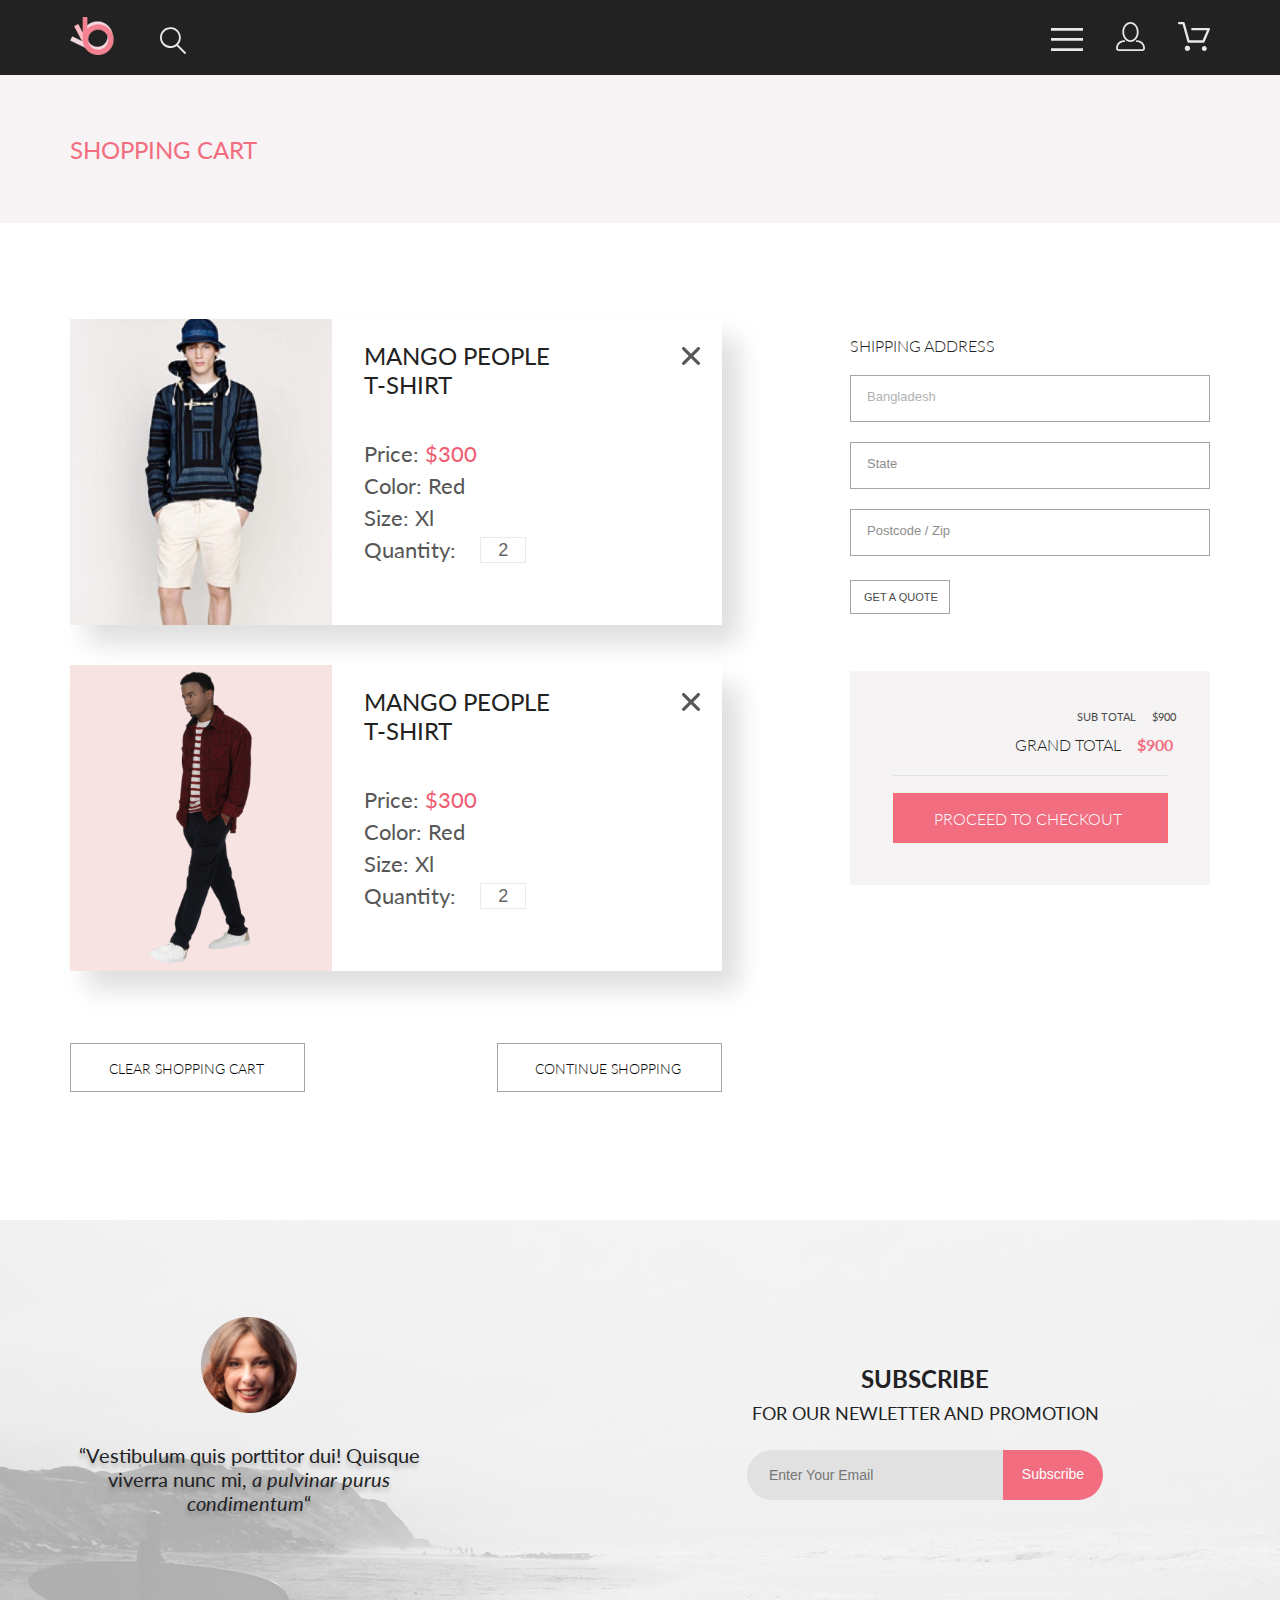
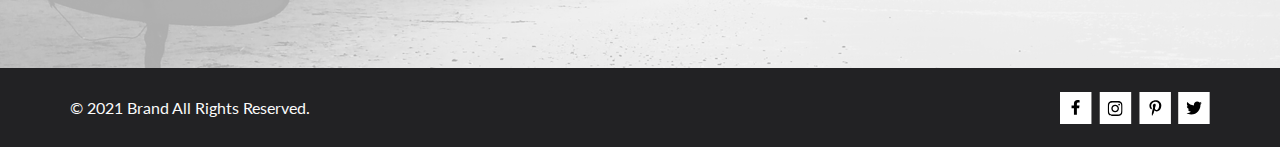
<file: cart.html>
<!DOCTYPE html>
<html lang="en">

<head>
    <meta charset="UTF-8">
    <meta http-equiv="X-UA-Compatible" content="IE=edge">
    <meta name="viewport" content="width=device-width, initial-scale=1.0">   
    <title>Document</title>
    <link rel="preconnect" href="https://fonts.gstatic.com">
    <link href="https://fonts.googleapis.com/css2?family=Lato:wght@300;400;900&display=swap" rel="stylesheet">
    <link rel="stylesheet" href="css/style.css">
</head>

<body>
    <div class="wrapper">
        <div class="top">
            <header class="header center">
                <div class="header__left">
                    <a href="index.html"><img src="img/logo.svg" alt="logo"></a>
                    <svg class="header__search" width="27" height="28" viewBox="0 0 27 28" fill="none" xmlns="http://www.w3.org/2000/svg">
                        <path d="M19.0596 17.6259C20.6713 15.8658 21.6282 13.6048 21.7698 11.2225C21.9113 8.84018 21.2288 6.48173 19.8369 4.54318C18.445 2.60463 16.4285 1.20404 14.126 0.576619C11.8234 -0.0508009 9.3751 0.13316 7.19217 1.09761C5.00923 2.06205 3.22463 3.74825 2.13804 5.87302C1.05145 7.9978 0.729054 10.4318 1.225 12.7661C1.72094 15.1005 3.00501 17.1932 4.86158 18.6927C6.71814 20.1922 9.03413 21.0072 11.4206 21.0009C13.673 21.004 15.8645 20.27 17.6606 18.9109L25.4086 26.7179C25.4941 26.807 25.5965 26.8781 25.7099 26.927C25.8232 26.9759 25.9452 27.0017 26.0686 27.0029C26.1923 27.0033 26.3148 26.9782 26.4283 26.9292C26.5419 26.8801 26.6441 26.8082 26.7286 26.7179C26.9025 26.537 26.9997 26.2958 26.9997 26.0449C26.9997 25.794 26.9025 25.5528 26.7286 25.3719L19.0596 17.6259ZM2.88662 10.5009C2.89946 8.81563 3.41094 7.17187 4.35659 5.77685C5.30224 4.38183 6.63972 3.29801 8.20044 2.662C9.76115 2.02599 11.4752 1.86627 13.1266 2.20298C14.7779 2.53969 16.2926 3.35775 17.4797 4.55404C18.6668 5.75033 19.4732 7.27129 19.7972 8.92519C20.1212 10.5791 19.9483 12.2919 19.3002 13.8476C18.6522 15.4034 17.5581 16.7325 16.1559 17.6674C14.7536 18.6023 13.1059 19.1011 11.4206 19.1009C9.14916 19.0901 6.97482 18.1784 5.37484 16.566C3.77486 14.9537 2.87998 12.7724 2.88662 10.5009Z" fill="#E8E8E8"/>
                    </svg>                
                </div>
                <div class="header__right">
                    <input type="checkbox" id="switcher">
                    <label class="header__icons" for="switcher">
                        <svg width="32" height="23" viewBox="0 0 32 23" fill="none" xmlns="http://www.w3.org/2000/svg">
                            <path d="M0 23V20.31H32V23H0ZM0 12.76V10.07H32V12.76H0ZM0 2.69V0H32V2.69H0Z" fill="#E8E8E8"/>
                        </svg>
                    </label>            
                    <nav class="nav">                
                        <label for="switcher" class="nav__switch">
                            <svg width="13" height="13" viewBox="0 0 13 13" fill="none" xmlns="http://www.w3.org/2000/svg">
                            <path d="M7.4158 6.00409L11.7158 1.71409C11.9041 1.52579 12.0099 1.27039 12.0099 1.00409C12.0099 0.73779 11.9041 0.482395 11.7158 0.294092C11.5275 0.105788 11.2721 0 11.0058 0C10.7395 0 10.4841 0.105788 10.2958 0.294092L6.0058 4.59409L1.7158 0.294092C1.52749 0.105788 1.2721 -1.9841e-09 1.0058 0C0.739497 1.9841e-09 0.484102 0.105788 0.295798 0.294092C0.107495 0.482395 0.0017066 0.73779 0.0017066 1.00409C0.0017066 1.27039 0.107495 1.52579 0.295798 1.71409L4.5958 6.00409L0.295798 10.2941C0.20207 10.3871 0.127676 10.4977 0.0769072 10.6195C0.0261385 10.7414 0 10.8721 0 11.0041C0 11.1361 0.0261385 11.2668 0.0769072 11.3887C0.127676 11.5105 0.20207 11.6211 0.295798 11.7141C0.388761 11.8078 0.499362 11.8822 0.621222 11.933C0.743081 11.9838 0.873786 12.0099 1.0058 12.0099C1.13781 12.0099 1.26852 11.9838 1.39038 11.933C1.51223 11.8822 1.62284 11.8078 1.7158 11.7141L6.0058 7.41409L10.2958 11.7141C10.3888 11.8078 10.4994 11.8822 10.6212 11.933C10.7431 11.9838 10.8738 12.0099 11.0058 12.0099C11.1378 12.0099 11.2685 11.9838 11.3904 11.933C11.5122 11.8822 11.6228 11.8078 11.7158 11.7141C11.8095 11.6211 11.8839 11.5105 11.9347 11.3887C11.9855 11.2668 12.0116 11.1361 12.0116 11.0041C12.0116 10.8721 11.9855 10.7414 11.9347 10.6195C11.8839 10.4977 11.8095 10.3871 11.7158 10.2941L7.4158 6.00409Z" fill="#6F6E6E"/>
                            </svg>
                        </label>
                        <div class="nav__links-menu">
                            <a class="header__icons header__icons_mob" href="registration.html"><svg width="29" height="29" viewBox="0 0 29 29" fill="none" xmlns="http://www.w3.org/2000/svg">
                                <path d="M14.5 19.937C19 19.937 22.656 15.464 22.656 9.968C22.656 4.472 19 0 14.5 0C13.3631 0.0217413 12.2463 0.303398 11.2351 0.823397C10.2239 1.34339 9.34507 2.08794 8.66602 3C7.12663 4.99573 6.30819 7.45381 6.34399 9.974C6.34399 15.465 10 19.937 14.5 19.937ZM14.5 1.813C18 1.813 20.844 5.472 20.844 9.969C20.844 14.466 17.998 18.125 14.5 18.125C11.002 18.125 8.15603 14.465 8.15503 9.969C8.15403 5.473 11 1.813 14.5 1.813ZM20.844 18.125C20.6036 18.125 20.373 18.2205 20.203 18.3905C20.033 18.5605 19.9375 18.7911 19.9375 19.0315C19.9375 19.2719 20.033 19.5025 20.203 19.6725C20.373 19.8425 20.6036 19.938 20.844 19.938C22.526 19.9399 24.1386 20.6088 25.3279 21.7982C26.5172 22.9875 27.1861 24.6 27.188 26.282C27.1875 26.5221 27.0918 26.7523 26.922 26.9221C26.7522 27.0918 26.5221 27.1875 26.282 27.188H2.71997C2.47985 27.1875 2.24975 27.0918 2.07996 26.9221C1.91016 26.7523 1.81449 26.5221 1.81396 26.282C1.81608 24.6001 2.48517 22.9877 3.67444 21.7985C4.86371 20.6092 6.47608 19.9401 8.15796 19.938C8.39824 19.938 8.62868 19.8425 8.79858 19.6726C8.96849 19.5027 9.06396 19.2723 9.06396 19.032C9.06396 18.7917 8.96849 18.5613 8.79858 18.3914C8.62868 18.2215 8.39824 18.126 8.15796 18.126C5.99541 18.1279 3.92201 18.9875 2.39258 20.5164C0.863144 22.0453 0.00264777 24.1185 0 26.281C0.000794067 27.0019 0.287502 27.693 0.797241 28.2027C1.30698 28.7125 1.99811 28.9992 2.71899 29H26.282C27.0027 28.9989 27.6936 28.7121 28.2031 28.2024C28.7126 27.6927 28.9992 27.0017 29 26.281C28.9974 24.1187 28.1372 22.0457 26.6083 20.5168C25.0793 18.9878 23.0063 18.1276 20.844 18.125Z" fill="#E8E8E8"/>
                            </svg></a>
                            <a class="header__icons header__icons_mob" href="cart.html"><svg width="32" height="29" viewBox="0 0 32 29" fill="none" xmlns="http://www.w3.org/2000/svg">
                                <path d="M26.2009 29C25.5532 28.9738 24.9415 28.6948 24.4972 28.2227C24.0529 27.7506 23.8114 27.1232 23.8245 26.475C23.8376 25.8269 24.1043 25.2097 24.5673 24.7559C25.0303 24.3022 25.6527 24.048 26.301 24.048C26.9493 24.048 27.5717 24.3022 28.0347 24.7559C28.4977 25.2097 28.7644 25.8269 28.7775 26.475C28.7906 27.1232 28.549 27.7506 28.1047 28.2227C27.6604 28.6948 27.0488 28.9738 26.401 29H26.2009ZM6.75293 26.32C6.75293 25.79 6.91011 25.2718 7.20459 24.8311C7.49907 24.3904 7.91764 24.0469 8.40735 23.844C8.89705 23.6412 9.43594 23.5881 9.95581 23.6915C10.4757 23.7949 10.9532 24.0502 11.328 24.425C11.7028 24.7998 11.9581 25.2773 12.0615 25.7972C12.1649 26.317 12.1118 26.8559 11.9089 27.3456C11.7061 27.8353 11.3626 28.2539 10.9219 28.5483C10.4812 28.8428 9.96304 29 9.43298 29C9.08087 29.0003 8.73212 28.9311 8.40674 28.7966C8.08136 28.662 7.78569 28.4646 7.53662 28.2158C7.28755 27.9669 7.09001 27.6713 6.9552 27.3461C6.82039 27.0208 6.75098 26.6721 6.75098 26.32H6.75293ZM10.553 20.686C10.2935 20.6868 10.0409 20.6024 9.83411 20.4457C9.62727 20.2891 9.47758 20.0689 9.40796 19.819L4.57495 2.36401H1.18201C0.868521 2.36401 0.567859 2.23947 0.346191 2.01781C0.124523 1.79614 0 1.49549 0 1.18201C0 0.868519 0.124523 0.567873 0.346191 0.346205C0.567859 0.124537 0.868521 5.81268e-06 1.18201 5.81268e-06H5.46301C5.7225 -0.00080736 5.97504 0.0837201 6.18176 0.240568C6.38848 0.397416 6.53784 0.617884 6.60693 0.868006L11.4399 18.323H24.6179L29.001 8.27501H14.401C14.2428 8.27961 14.0854 8.25242 13.9379 8.19507C13.7904 8.13771 13.6559 8.05134 13.5424 7.94108C13.4288 7.83082 13.3386 7.69891 13.277 7.55315C13.2154 7.40739 13.1836 7.25075 13.1836 7.0925C13.1836 6.93426 13.2154 6.77762 13.277 6.63186C13.3386 6.4861 13.4288 6.35419 13.5424 6.24393C13.6559 6.13367 13.7904 6.0473 13.9379 5.98994C14.0854 5.93259 14.2428 5.90541 14.401 5.91001H30.814C31.0097 5.90996 31.2022 5.95866 31.3744 6.05172C31.5465 6.14478 31.6928 6.27926 31.7999 6.44301C31.9078 6.60729 31.9734 6.79569 31.9908 6.99145C32.0083 7.18721 31.9771 7.38424 31.9 7.565L26.495 19.977C26.4026 20.1876 26.251 20.3668 26.0585 20.4927C25.866 20.6186 25.641 20.6858 25.411 20.686H10.553Z" fill="#E8E8E8"/>
                            </svg></a> 
                        </div>
                        <h3 class="nav__heading">MENU</h3>
                        <ul class="nav__catalog">
                            <li class="nav__list-catalog">
                                <a href="catalog.html" class="nav__list">MAN</a>
                                <ul class="nav__items">
                                    <li><a href="catalog.html" class="nav__link">Accessories</a></li>
                                    <li><a href="catalog.html" class="nav__link">Bags</a></li>
                                    <li><a href="catalog.html" class="nav__link">Denim</a></li>
                                    <li><a href="catalog.html" class="nav__link">T-Shirts</a></li>
                                </ul>
                            </li>
                            <li class="nav__list-catalog">
                                <a href="catalog.html" class="nav__list">WOMAN</a>
                                <ul class="nav__items">
                                    <li><a href="catalog.html" class="nav__link">Accessories</a></li>
                                    <li><a href="catalog.html" class="nav__link">Jackets &#38; Coats</a></li>
                                    <li><a href="catalog.html" class="nav__link">Polos</a></li>
                                    <li><a href="catalog.html" class="nav__link">T-Shirts</a></li>
                                    <li><a href="catalog.html" class="nav__link">Shirts</a></li>
                                </ul>
                            </li>
                            <li class="nav__list-catalog">
                                <a href="catalog.html" class="nav__list">KIDS</a>
                                <ul class="nav__items">
                                    <li><a href="catalog.html" class="nav__link">Accessories</a></li>
                                    <li><a href="catalog.html" class="nav__link">Jackets &#38; Coats</a></li>
                                    <li><a href="catalog.html" class="nav__link">Polos</a></li>
                                    <li><a href="catalog.html" class="nav__link">T-Shirts</a></li>
                                    <li><a href="catalog.html" class="nav__link">Shirts</a></li>
                                    <li><a href="catalog.html" class="nav__link">Bags</a></li>
                                </ul>
                            </li>
                        </ul>
                    </nav>
                    <a class="header__icons header__icons_desc" href="registration.html"><svg width="29" height="29" viewBox="0 0 29 29" fill="none" xmlns="http://www.w3.org/2000/svg">
                        <path d="M14.5 19.937C19 19.937 22.656 15.464 22.656 9.968C22.656 4.472 19 0 14.5 0C13.3631 0.0217413 12.2463 0.303398 11.2351 0.823397C10.2239 1.34339 9.34507 2.08794 8.66602 3C7.12663 4.99573 6.30819 7.45381 6.34399 9.974C6.34399 15.465 10 19.937 14.5 19.937ZM14.5 1.813C18 1.813 20.844 5.472 20.844 9.969C20.844 14.466 17.998 18.125 14.5 18.125C11.002 18.125 8.15603 14.465 8.15503 9.969C8.15403 5.473 11 1.813 14.5 1.813ZM20.844 18.125C20.6036 18.125 20.373 18.2205 20.203 18.3905C20.033 18.5605 19.9375 18.7911 19.9375 19.0315C19.9375 19.2719 20.033 19.5025 20.203 19.6725C20.373 19.8425 20.6036 19.938 20.844 19.938C22.526 19.9399 24.1386 20.6088 25.3279 21.7982C26.5172 22.9875 27.1861 24.6 27.188 26.282C27.1875 26.5221 27.0918 26.7523 26.922 26.9221C26.7522 27.0918 26.5221 27.1875 26.282 27.188H2.71997C2.47985 27.1875 2.24975 27.0918 2.07996 26.9221C1.91016 26.7523 1.81449 26.5221 1.81396 26.282C1.81608 24.6001 2.48517 22.9877 3.67444 21.7985C4.86371 20.6092 6.47608 19.9401 8.15796 19.938C8.39824 19.938 8.62868 19.8425 8.79858 19.6726C8.96849 19.5027 9.06396 19.2723 9.06396 19.032C9.06396 18.7917 8.96849 18.5613 8.79858 18.3914C8.62868 18.2215 8.39824 18.126 8.15796 18.126C5.99541 18.1279 3.92201 18.9875 2.39258 20.5164C0.863144 22.0453 0.00264777 24.1185 0 26.281C0.000794067 27.0019 0.287502 27.693 0.797241 28.2027C1.30698 28.7125 1.99811 28.9992 2.71899 29H26.282C27.0027 28.9989 27.6936 28.7121 28.2031 28.2024C28.7126 27.6927 28.9992 27.0017 29 26.281C28.9974 24.1187 28.1372 22.0457 26.6083 20.5168C25.0793 18.9878 23.0063 18.1276 20.844 18.125Z" fill="#E8E8E8"/>
                    </svg></a>
                    <a class="header__icons header__icons_desc" href="cart.html"><svg width="32" height="29" viewBox="0 0 32 29" fill="none" xmlns="http://www.w3.org/2000/svg">
                        <path d="M26.2009 29C25.5532 28.9738 24.9415 28.6948 24.4972 28.2227C24.0529 27.7506 23.8114 27.1232 23.8245 26.475C23.8376 25.8269 24.1043 25.2097 24.5673 24.7559C25.0303 24.3022 25.6527 24.048 26.301 24.048C26.9493 24.048 27.5717 24.3022 28.0347 24.7559C28.4977 25.2097 28.7644 25.8269 28.7775 26.475C28.7906 27.1232 28.549 27.7506 28.1047 28.2227C27.6604 28.6948 27.0488 28.9738 26.401 29H26.2009ZM6.75293 26.32C6.75293 25.79 6.91011 25.2718 7.20459 24.8311C7.49907 24.3904 7.91764 24.0469 8.40735 23.844C8.89705 23.6412 9.43594 23.5881 9.95581 23.6915C10.4757 23.7949 10.9532 24.0502 11.328 24.425C11.7028 24.7998 11.9581 25.2773 12.0615 25.7972C12.1649 26.317 12.1118 26.8559 11.9089 27.3456C11.7061 27.8353 11.3626 28.2539 10.9219 28.5483C10.4812 28.8428 9.96304 29 9.43298 29C9.08087 29.0003 8.73212 28.9311 8.40674 28.7966C8.08136 28.662 7.78569 28.4646 7.53662 28.2158C7.28755 27.9669 7.09001 27.6713 6.9552 27.3461C6.82039 27.0208 6.75098 26.6721 6.75098 26.32H6.75293ZM10.553 20.686C10.2935 20.6868 10.0409 20.6024 9.83411 20.4457C9.62727 20.2891 9.47758 20.0689 9.40796 19.819L4.57495 2.36401H1.18201C0.868521 2.36401 0.567859 2.23947 0.346191 2.01781C0.124523 1.79614 0 1.49549 0 1.18201C0 0.868519 0.124523 0.567873 0.346191 0.346205C0.567859 0.124537 0.868521 5.81268e-06 1.18201 5.81268e-06H5.46301C5.7225 -0.00080736 5.97504 0.0837201 6.18176 0.240568C6.38848 0.397416 6.53784 0.617884 6.60693 0.868006L11.4399 18.323H24.6179L29.001 8.27501H14.401C14.2428 8.27961 14.0854 8.25242 13.9379 8.19507C13.7904 8.13771 13.6559 8.05134 13.5424 7.94108C13.4288 7.83082 13.3386 7.69891 13.277 7.55315C13.2154 7.40739 13.1836 7.25075 13.1836 7.0925C13.1836 6.93426 13.2154 6.77762 13.277 6.63186C13.3386 6.4861 13.4288 6.35419 13.5424 6.24393C13.6559 6.13367 13.7904 6.0473 13.9379 5.98994C14.0854 5.93259 14.2428 5.90541 14.401 5.91001H30.814C31.0097 5.90996 31.2022 5.95866 31.3744 6.05172C31.5465 6.14478 31.6928 6.27926 31.7999 6.44301C31.9078 6.60729 31.9734 6.79569 31.9908 6.99145C32.0083 7.18721 31.9771 7.38424 31.9 7.565L26.495 19.977C26.4026 20.1876 26.251 20.3668 26.0585 20.4927C25.866 20.6186 25.641 20.6858 25.411 20.686H10.553Z" fill="#E8E8E8"/>
                    </svg></a>                     
                </div>
            </header>
        
            <section class="breadcrumbs center breadcrumbs__cart-reg">
                <h3 class="breadcrumbs__heading">SHOPPING CART</h3>
            </section>
        
            <form action="#" class="cart center">
                <div class="cart__left">
                    <div class="cart__item">
                        <div class="card">
                            <a href="product.html" class="card__link_img">
                                <img src="img/card_3.png" alt="photo_1" class="card__img">
                            </a>                    
                            <div class="card__description">
                                <div class="card__link_text">
                                    <a href="product.html" class="card__name">MANGO  PEOPLE  T&#8209;SHIRT</a>
                                    <a href="#" class="card__delete"><svg class="card__cross" width="18" height="18" viewBox="0 0 18 18" fill="none" xmlns="http://www.w3.org/2000/svg">
                                        <path d="M11.2453 9L17.5302 2.71516C17.8285 2.41741 17.9962 2.01336 17.9966 1.59191C17.997 1.17045 17.8299 0.76611 17.5322 0.467833C17.2344 0.169555 16.8304 0.00177586 16.4089 0.00140366C15.9875 0.00103146 15.5831 0.168097 15.2848 0.465848L9 6.75069L2.71516 0.465848C2.41688 0.167571 2.01233 0 1.5905 0C1.16868 0 0.764125 0.167571 0.465848 0.465848C0.167571 0.764125 0 1.16868 0 1.5905C0 2.01233 0.167571 2.41688 0.465848 2.71516L6.75069 9L0.465848 15.2848C0.167571 15.5831 0 15.9877 0 16.4095C0 16.8313 0.167571 17.2359 0.465848 17.5342C0.764125 17.8324 1.16868 18 1.5905 18C2.01233 18 2.41688 17.8324 2.71516 17.5342L9 11.2493L15.2848 17.5342C15.5831 17.8324 15.9877 18 16.4095 18C16.8313 18 17.2359 17.8324 17.5342 17.5342C17.8324 17.2359 18 16.8313 18 16.4095C18 15.9877 17.8324 15.5831 17.5342 15.2848L11.2453 9Z" fill="#575757"/>
                                        </svg>
                                    </a>
                                </div>
                                <div class="card__content">
                                    <p class="card__text">Price: <span class="card__text_select">&#36;300</span></p>
                                    <p class="card__text">Color: Red</p>
                                    <p class="card__text">Size: Xl</p>
                                    <div class="card__quantity">
                                        <p class="card__text">Quantity:	</p>
                                        <input class="card__number" type="number" placeholder="2">
                                    </div>                            
                                </div>                        
                            </div>
                        </div>
                        <div class="card">
                            <a href="product.html" class="card__link_img">
                                <img src="img/man_card_2.png" alt="photo_2" class="card__img">
                            </a>  
                            <div class="card__description">
                                <div class="card__link_text">
                                    <a href="product.html" class="card__name">MANGO  PEOPLE  T&#8209;SHIRT</a>
                                    <a href="#" class="card__delete"><svg class="card__cross" width="18" height="18" viewBox="0 0 18 18" fill="none" xmlns="http://www.w3.org/2000/svg">
                                        <path d="M11.2453 9L17.5302 2.71516C17.8285 2.41741 17.9962 2.01336 17.9966 1.59191C17.997 1.17045 17.8299 0.76611 17.5322 0.467833C17.2344 0.169555 16.8304 0.00177586 16.4089 0.00140366C15.9875 0.00103146 15.5831 0.168097 15.2848 0.465848L9 6.75069L2.71516 0.465848C2.41688 0.167571 2.01233 0 1.5905 0C1.16868 0 0.764125 0.167571 0.465848 0.465848C0.167571 0.764125 0 1.16868 0 1.5905C0 2.01233 0.167571 2.41688 0.465848 2.71516L6.75069 9L0.465848 15.2848C0.167571 15.5831 0 15.9877 0 16.4095C0 16.8313 0.167571 17.2359 0.465848 17.5342C0.764125 17.8324 1.16868 18 1.5905 18C2.01233 18 2.41688 17.8324 2.71516 17.5342L9 11.2493L15.2848 17.5342C15.5831 17.8324 15.9877 18 16.4095 18C16.8313 18 17.2359 17.8324 17.5342 17.5342C17.8324 17.2359 18 16.8313 18 16.4095C18 15.9877 17.8324 15.5831 17.5342 15.2848L11.2453 9Z" fill="#575757"/>
                                        </svg>
                                    </a>
                                </div>
                                <div class="card__content">
                                    <p class="card__text">Price: <span class="card__text_select">&#36;300</span></p>
                                    <p class="card__text">Color: Red</p>
                                    <p class="card__text">Size: Xl</p>
                                    <div class="card__quantity">
                                        <p class="card__text">Quantity:	</p>
                                        <input class="card__number" type="number" placeholder="2">
                                    </div>                            
                                </div>                        
                            </div>
                        </div>
                    </div>
                    <div class="cart__click">
                        <a href="#" class="button button_cart button_cart-click">clear shopping cart</a>
                        <a href="catalog.html" class="button button_cart button_cart-click button_cart-click2">continue shopping</a>
                    </div>
                </div>
        
                <div class="cart__right">
                    <h3 class="form__heading">SHIPPING ADDRESS</h3>
                    <div class="cart__form">
                        <div class="form form_cart">
                            <!-- <h3 class="form__heading">SHIPPING ADDRESS</h3> -->
                            <input type="text" placeholder="Bangladesh" class="form__input" required>
                            <input type="text" placeholder="State" class="form__input form__input_cart" required>
                            <input type="text" placeholder="Postcode / Zip" class="form__input form__input_cart" required>
                            <button class="button button_cart" type="submit">GET A QUOTE </button>
                        </div>
            
                        <div class="cart__price">
                            <p class="cart__text">SUB TOTAL&emsp;&emsp;&#36;900</p>
                            <h3 class="cart__heading">GRAND TOTAL&emsp;&nbsp;<span class="cart__heading_select">&#36;900</span></h3>
                            <div class="cart__line"></div>
                            <!-- <hr class="cart__line"> -->
                            <a href="registration.html" class="button button_cart-checkout">PROCEED TO CHECKOUT</a>
                        </div>
                    </div>                    
                </div>        
            </form>
        </div>    

        <div class="bottom">
            <footer class="footer">
                <section class="subscribe center">
                    <div class="subscribe__info">
                        <img src="img/head.png" alt="head">
                        <p class="subscribe__text">“Vestibulum quis porttitor dui! Quisque viverra nunc mi,<span class="subscribe__text_select"> a pulvinar purus condimentum</span>“</p>
                    </div>
                    <form class="subscribe__form" action="#">
                        <h3 class="subscribe__heading">SUBSCRIBE</h3>
                        <p class="subscribe__text_form">FOR OUR NEWLETTER AND PROMOTION</p>
                        <div class="subscribe__push">
                            <input class="subscribe__input-text" type="email" placeholder="Enter Your Email" required>
                            <button class="subscribe__button" type="submit">Subscribe</button>
                        </div>            
                    </form>
                </section>
            
                <div class="footer-bottom center">
                    <p class="footer-bottom__text">&copy; 2021  Brand  All Rights Reserved.</p>
                    <div class="footer-bottom__media">
                        <a class="footer-bottom__link" href="https://ru-ru.facebook.com/" target="blank"><svg width="32" height="32" viewBox="0 0 32 32" fill="none" xmlns="http://www.w3.org/2000/svg">
                            <path class="path__back" d="M31.4506 0H0V32H31.4506V0Z" fill="white"/>
                            <path class="path__icon" d="M19.0884 16.28L19.5069 13.616H16.8902V11.8873C16.8902 11.1585 17.2557 10.4481 18.4277 10.4481H19.6172V8.17997C19.6172 8.17997 18.5377 8 17.5056 8C15.3507 8 13.9422 9.27593 13.9422 11.5857V13.616H11.5469V16.28H13.9422V22.72H16.8902V16.28H19.0884Z" fill="black"/>
                            </svg>
                        </a>
                        <a class="footer-bottom__link" href="https://www.instagram.com/" target="blank"><svg width="33" height="32" viewBox="0 0 33 32" fill="none" xmlns="http://www.w3.org/2000/svg">
                            <path class="path__back" d="M32.1889 0H0.738281V32H32.1889V0Z" fill="white"/>
                            <g clip-path="url(#clip0)">
                            <path class="path__icon" d="M16.139 12.6816C14.0238 12.6816 12.3177 14.3849 12.3177 16.4966C12.3177 18.6083 14.0238 20.3117 16.139 20.3117C18.2541 20.3117 19.9602 18.6083 19.9602 16.4966C19.9602 14.3849 18.2541 12.6816 16.139 12.6816ZM16.139 18.9769C14.7721 18.9769 13.6547 17.8646 13.6547 16.4966C13.6547 15.1287 14.7688 14.0164 16.139 14.0164C17.5092 14.0164 18.6233 15.1287 18.6233 16.4966C18.6233 17.8646 17.5058 18.9769 16.139 18.9769ZM21.0078 12.5255C21.0078 13.0203 20.6087 13.4154 20.1165 13.4154C19.621 13.4154 19.2252 13.0169 19.2252 12.5255C19.2252 12.0341 19.6243 11.6357 20.1165 11.6357C20.6087 11.6357 21.0078 12.0341 21.0078 12.5255ZM23.5386 13.4287C23.4821 12.2367 23.2094 11.1808 22.3347 10.3109C21.4634 9.44097 20.4058 9.1687 19.2119 9.10894C17.9814 9.03921 14.2932 9.03921 13.0627 9.10894C11.8721 9.16538 10.8145 9.43765 9.93987 10.3076C9.06522 11.1775 8.79584 12.2333 8.73597 13.4253C8.66613 14.6539 8.66613 18.3361 8.73597 19.5646C8.79251 20.7566 9.06522 21.8124 9.93987 22.6824C10.8145 23.5523 11.8688 23.8246 13.0627 23.8843C14.2932 23.9541 17.9814 23.9541 19.2119 23.8843C20.4058 23.8279 21.4634 23.5556 22.3347 22.6824C23.2061 21.8124 23.4788 20.7566 23.5386 19.5646C23.6085 18.3361 23.6085 14.6572 23.5386 13.4287ZM21.949 20.8828C21.6895 21.5335 21.1874 22.0349 20.5322 22.2972C19.5511 22.6857 17.2231 22.596 16.139 22.596C15.0548 22.596 12.7235 22.6824 11.7457 22.2972C11.0939 22.0382 10.5917 21.5369 10.329 20.8828C9.93987 19.9033 10.0297 17.5791 10.0297 16.4966C10.0297 15.4142 9.9432 13.0867 10.329 12.1105C10.5884 11.4597 11.0906 10.9583 11.7457 10.696C12.7268 10.3076 15.0548 10.3972 16.139 10.3972C17.2231 10.3972 19.5545 10.3109 20.5322 10.696C21.184 10.955 21.6862 11.4564 21.949 12.1105C22.3381 13.09 22.2483 15.4142 22.2483 16.4966C22.2483 17.5791 22.3381 19.9066 21.949 20.8828Z" fill="black"/>
                            </g>
                            <defs>
                            <clipPath id="clip0">
                            <rect width="14.8991" height="17" fill="white" transform="translate(8.68555 8)"/>
                            </clipPath>
                            </defs>
                            </svg>
                        </a>
                        <a class="footer-bottom__link" href="https://www.pinterest.ru/" target="blank"><svg width="32" height="32" viewBox="0 0 32 32" fill="none" xmlns="http://www.w3.org/2000/svg">
                            <path class="path__back" d="M31.9252 0H0.474609V32H31.9252V0Z" fill="white"/>
                            <g clip-path="url(#clip0)">
                            <path class="path__icon" d="M16.7403 8.20312C13.5556 8.20312 10.4082 10.3406 10.4082 13.8C10.4082 16 11.6374 17.25 12.3823 17.25C12.6896 17.25 12.8666 16.3875 12.8666 16.1438C12.8666 15.8531 12.1309 15.2344 12.1309 14.025C12.1309 11.5125 14.0305 9.73125 16.4889 9.73125C18.6027 9.73125 20.1671 10.9406 20.1671 13.1625C20.1671 14.8219 19.506 17.9344 17.3642 17.9344C16.5913 17.9344 15.9302 17.3719 15.9302 16.5656C15.9302 15.3844 16.7496 14.2406 16.7496 13.0219C16.7496 10.9531 13.835 11.3281 13.835 13.8281C13.835 14.3531 13.9002 14.9344 14.133 15.4125C13.7046 17.2688 12.8293 20.0344 12.8293 21.9469C12.8293 22.5375 12.9131 23.1188 12.969 23.7094C13.0745 23.8281 13.0218 23.8156 13.1832 23.7563C14.7476 21.6 14.6917 21.1781 15.3994 18.3562C15.7812 19.0875 16.7683 19.4812 17.5505 19.4812C20.8469 19.4812 22.3275 16.2469 22.3275 13.3313C22.3275 10.2281 19.6643 8.20312 16.7403 8.20312Z" fill="black"/>
                            </g>
                            <defs>
                            <clipPath id="clip1">
                            <rect width="11.9193" height="16" fill="white" transform="translate(10.4082 8)"/>
                            </clipPath>
                            </defs>
                            </svg>
                        </a>
                        <a class="footer-bottom__link" href="https://twitter.com/?lang=ru" target="blank"><svg width="32" height="32" viewBox="0 0 32 32" fill="none" xmlns="http://www.w3.org/2000/svg">
                            <path class="path__back" d="M31.6635 0H0.212891V32H31.6635V0Z" fill="white"/>
                            <g clip-path="url(#clip0)">
                            <path class="path__icon" d="M22.417 12.7405C22.427 12.8826 22.427 13.0248 22.427 13.1669C22.427 17.5019 19.1498 22.4969 13.1599 22.4969C11.3145 22.4969 9.60022 21.9588 8.1582 21.0248C8.4204 21.0552 8.67247 21.0654 8.94475 21.0654C10.4674 21.0654 11.8691 20.5476 12.9884 19.6644C11.5565 19.6339 10.3565 18.6898 9.94305 17.3903C10.1447 17.4207 10.3464 17.441 10.5582 17.441C10.8506 17.441 11.1431 17.4004 11.4153 17.3294C9.92291 17.0248 8.80355 15.705 8.80355 14.1111V14.0705C9.23715 14.3141 9.74139 14.4664 10.2758 14.4867C9.39849 13.8979 8.82373 12.8928 8.82373 11.7557C8.82373 11.1466 8.98504 10.5882 9.26741 10.1009C10.8708 12.0908 13.2809 13.3902 15.9833 13.5324C15.9329 13.2887 15.9027 13.035 15.9027 12.7811C15.9027 10.974 17.3548 9.50195 19.1598 9.50195C20.0976 9.50195 20.9446 9.89789 21.5396 10.5375C22.2757 10.3954 22.9816 10.1212 23.6068 9.74561C23.3648 10.507 22.8505 11.1466 22.1749 11.5527C22.8304 11.4817 23.4657 11.2989 24.0505 11.0451C23.6069 11.6948 23.0522 12.2735 22.417 12.7405Z" fill="black"/>
                            </g>
                            <defs>
                            <clipPath id="clip2">
                            <rect width="15.8924" height="16" fill="white" transform="translate(8.1582 8)"/>
                            </clipPath>
                            </defs>
                            </svg>
                        </a>
                    </div>
                </div>
            </footer> 
        </div>   
    </div>   
</body>
</html>
</file>
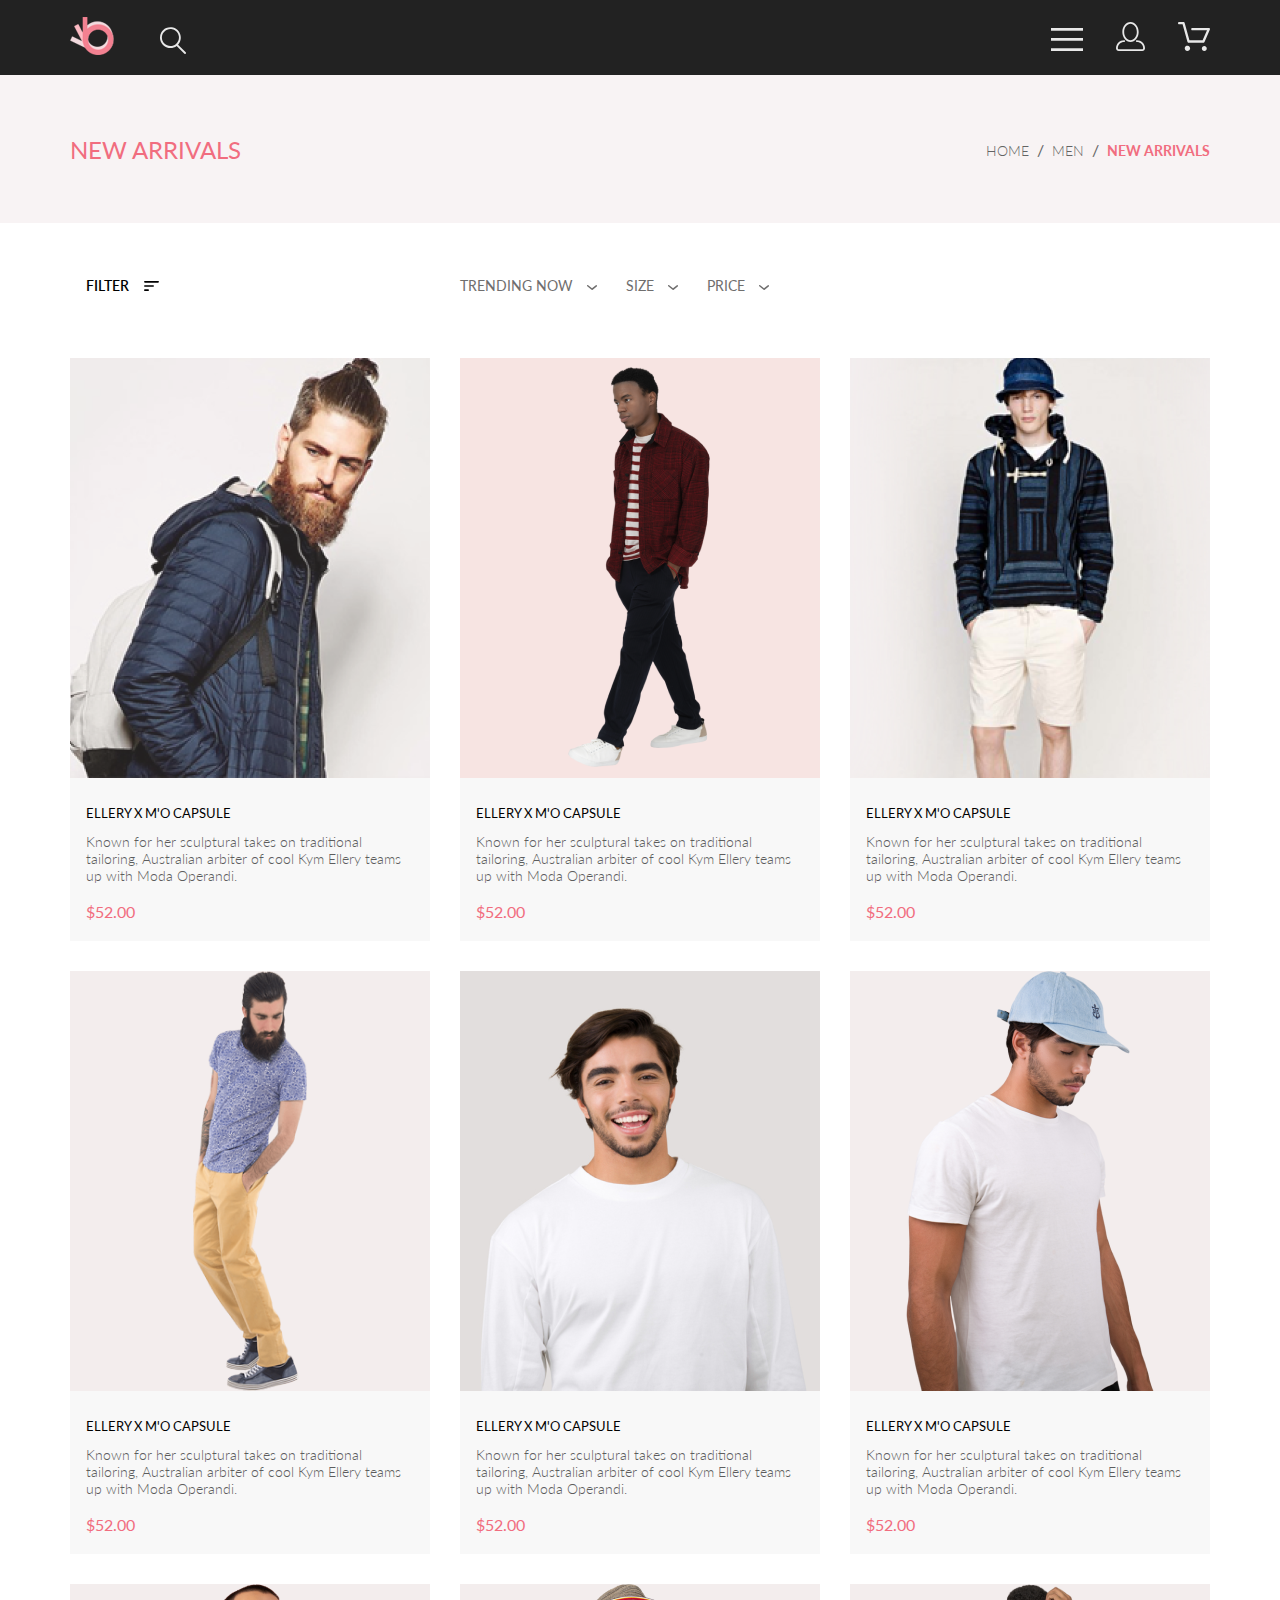
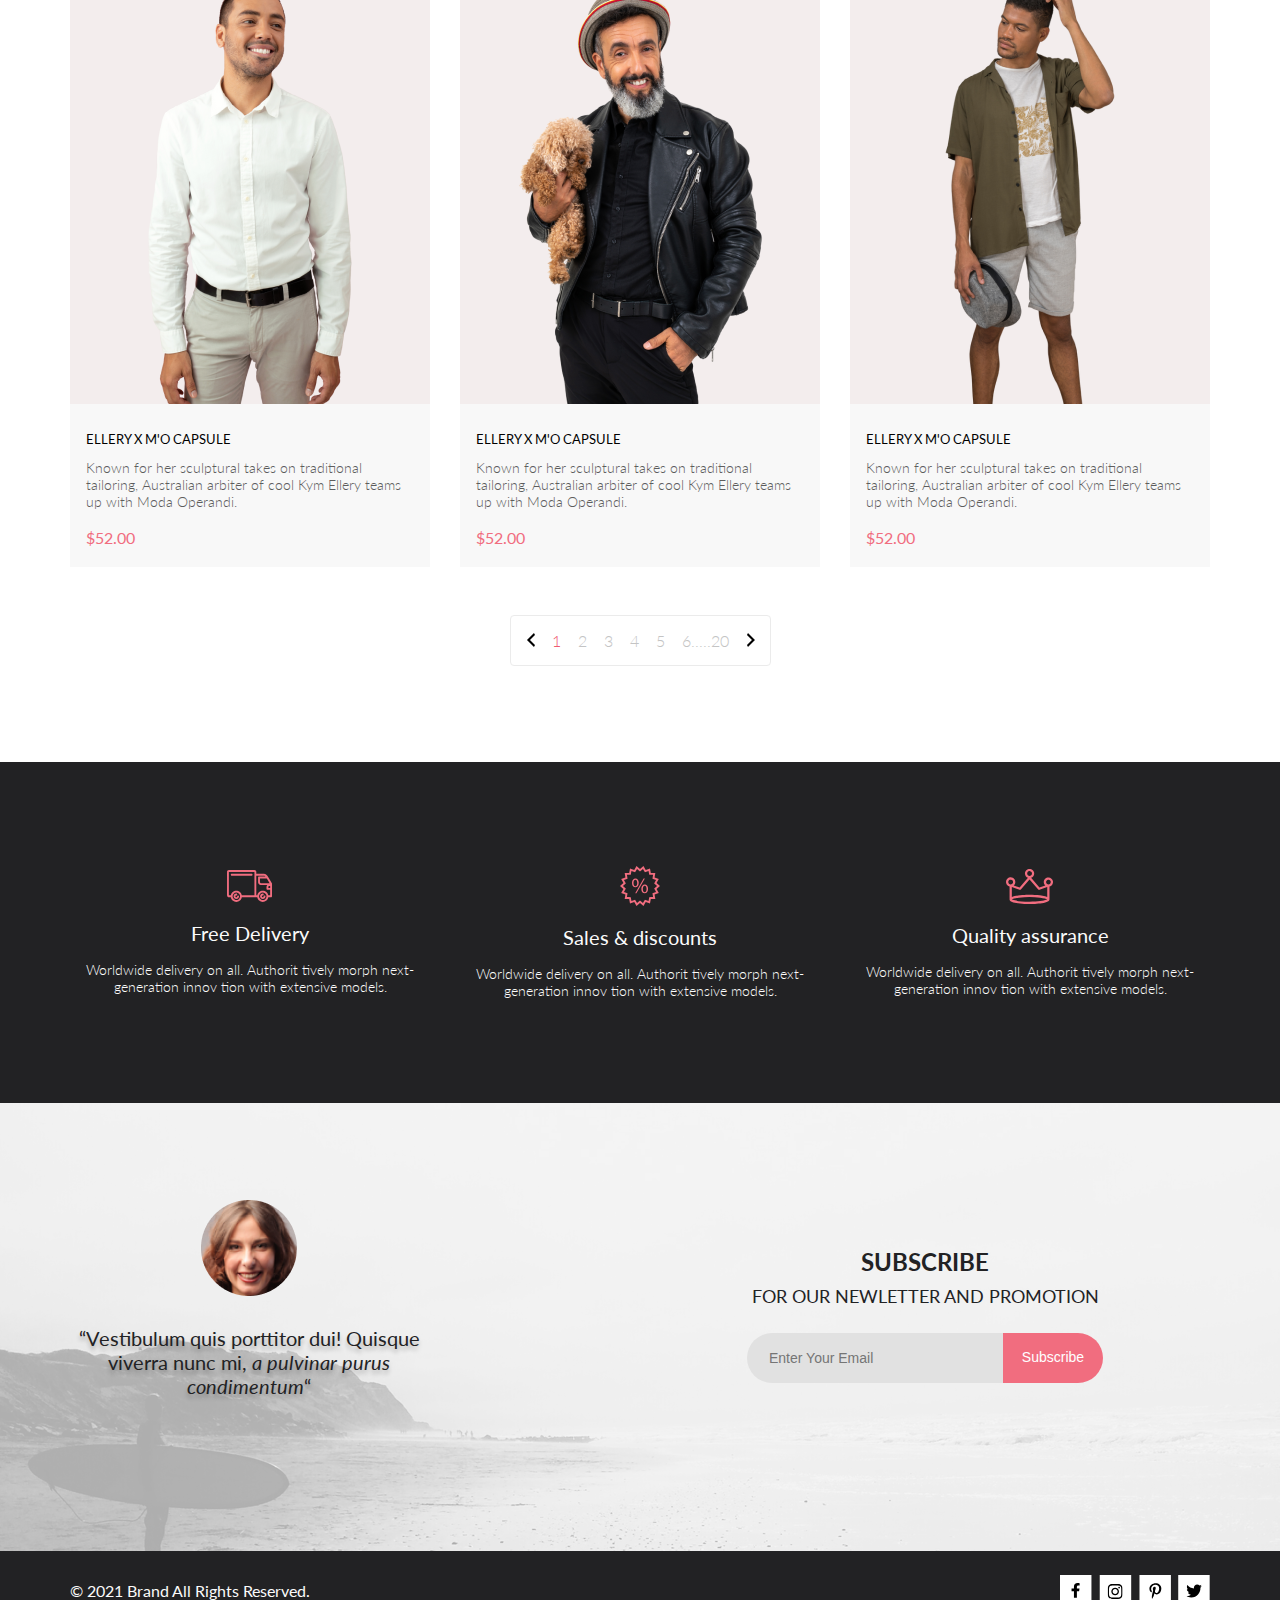
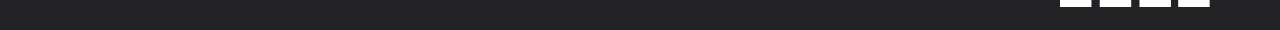
<file: catalog.html>
<!DOCTYPE html>
<html lang="en">

<head>
    <meta charset="UTF-8">
    <meta http-equiv="X-UA-Compatible" content="IE=edge">
    <meta name="viewport" content="width=device-width, initial-scale=1.0">   
    <title>Document</title>
    <link rel="preconnect" href="https://fonts.gstatic.com">
    <link href="https://fonts.googleapis.com/css2?family=Lato:wght@300;400;900&display=swap" rel="stylesheet">
    <link rel="stylesheet" href="css/style.css">
</head>

<body>
    <div class="wrapper">
        <div class="top">
            <header class="header center">
                <div class="header__left">
                    <a href="index.html"><img src="img/logo.svg" alt="logo"></a>
                    <svg class="header__search" width="27" height="28" viewBox="0 0 27 28" fill="none" xmlns="http://www.w3.org/2000/svg">
                        <path d="M19.0596 17.6259C20.6713 15.8658 21.6282 13.6048 21.7698 11.2225C21.9113 8.84018 21.2288 6.48173 19.8369 4.54318C18.445 2.60463 16.4285 1.20404 14.126 0.576619C11.8234 -0.0508009 9.3751 0.13316 7.19217 1.09761C5.00923 2.06205 3.22463 3.74825 2.13804 5.87302C1.05145 7.9978 0.729054 10.4318 1.225 12.7661C1.72094 15.1005 3.00501 17.1932 4.86158 18.6927C6.71814 20.1922 9.03413 21.0072 11.4206 21.0009C13.673 21.004 15.8645 20.27 17.6606 18.9109L25.4086 26.7179C25.4941 26.807 25.5965 26.8781 25.7099 26.927C25.8232 26.9759 25.9452 27.0017 26.0686 27.0029C26.1923 27.0033 26.3148 26.9782 26.4283 26.9292C26.5419 26.8801 26.6441 26.8082 26.7286 26.7179C26.9025 26.537 26.9997 26.2958 26.9997 26.0449C26.9997 25.794 26.9025 25.5528 26.7286 25.3719L19.0596 17.6259ZM2.88662 10.5009C2.89946 8.81563 3.41094 7.17187 4.35659 5.77685C5.30224 4.38183 6.63972 3.29801 8.20044 2.662C9.76115 2.02599 11.4752 1.86627 13.1266 2.20298C14.7779 2.53969 16.2926 3.35775 17.4797 4.55404C18.6668 5.75033 19.4732 7.27129 19.7972 8.92519C20.1212 10.5791 19.9483 12.2919 19.3002 13.8476C18.6522 15.4034 17.5581 16.7325 16.1559 17.6674C14.7536 18.6023 13.1059 19.1011 11.4206 19.1009C9.14916 19.0901 6.97482 18.1784 5.37484 16.566C3.77486 14.9537 2.87998 12.7724 2.88662 10.5009Z" fill="#E8E8E8"/>
                    </svg>                
                </div>
                <div class="header__right">
                    <input type="checkbox" id="switcher">
                    <label class="header__icons" for="switcher">
                        <svg width="32" height="23" viewBox="0 0 32 23" fill="none" xmlns="http://www.w3.org/2000/svg">
                            <path d="M0 23V20.31H32V23H0ZM0 12.76V10.07H32V12.76H0ZM0 2.69V0H32V2.69H0Z" fill="#E8E8E8"/>
                        </svg>
                    </label>            
                    <nav class="nav">                
                        <label for="switcher" class="nav__switch">
                            <svg width="13" height="13" viewBox="0 0 13 13" fill="none" xmlns="http://www.w3.org/2000/svg">
                            <path d="M7.4158 6.00409L11.7158 1.71409C11.9041 1.52579 12.0099 1.27039 12.0099 1.00409C12.0099 0.73779 11.9041 0.482395 11.7158 0.294092C11.5275 0.105788 11.2721 0 11.0058 0C10.7395 0 10.4841 0.105788 10.2958 0.294092L6.0058 4.59409L1.7158 0.294092C1.52749 0.105788 1.2721 -1.9841e-09 1.0058 0C0.739497 1.9841e-09 0.484102 0.105788 0.295798 0.294092C0.107495 0.482395 0.0017066 0.73779 0.0017066 1.00409C0.0017066 1.27039 0.107495 1.52579 0.295798 1.71409L4.5958 6.00409L0.295798 10.2941C0.20207 10.3871 0.127676 10.4977 0.0769072 10.6195C0.0261385 10.7414 0 10.8721 0 11.0041C0 11.1361 0.0261385 11.2668 0.0769072 11.3887C0.127676 11.5105 0.20207 11.6211 0.295798 11.7141C0.388761 11.8078 0.499362 11.8822 0.621222 11.933C0.743081 11.9838 0.873786 12.0099 1.0058 12.0099C1.13781 12.0099 1.26852 11.9838 1.39038 11.933C1.51223 11.8822 1.62284 11.8078 1.7158 11.7141L6.0058 7.41409L10.2958 11.7141C10.3888 11.8078 10.4994 11.8822 10.6212 11.933C10.7431 11.9838 10.8738 12.0099 11.0058 12.0099C11.1378 12.0099 11.2685 11.9838 11.3904 11.933C11.5122 11.8822 11.6228 11.8078 11.7158 11.7141C11.8095 11.6211 11.8839 11.5105 11.9347 11.3887C11.9855 11.2668 12.0116 11.1361 12.0116 11.0041C12.0116 10.8721 11.9855 10.7414 11.9347 10.6195C11.8839 10.4977 11.8095 10.3871 11.7158 10.2941L7.4158 6.00409Z" fill="#6F6E6E"/>
                            </svg>
                        </label>
                        <div class="nav__links-menu">
                            <a class="header__icons header__icons_mob" href="registration.html"><svg width="29" height="29" viewBox="0 0 29 29" fill="none" xmlns="http://www.w3.org/2000/svg">
                                <path d="M14.5 19.937C19 19.937 22.656 15.464 22.656 9.968C22.656 4.472 19 0 14.5 0C13.3631 0.0217413 12.2463 0.303398 11.2351 0.823397C10.2239 1.34339 9.34507 2.08794 8.66602 3C7.12663 4.99573 6.30819 7.45381 6.34399 9.974C6.34399 15.465 10 19.937 14.5 19.937ZM14.5 1.813C18 1.813 20.844 5.472 20.844 9.969C20.844 14.466 17.998 18.125 14.5 18.125C11.002 18.125 8.15603 14.465 8.15503 9.969C8.15403 5.473 11 1.813 14.5 1.813ZM20.844 18.125C20.6036 18.125 20.373 18.2205 20.203 18.3905C20.033 18.5605 19.9375 18.7911 19.9375 19.0315C19.9375 19.2719 20.033 19.5025 20.203 19.6725C20.373 19.8425 20.6036 19.938 20.844 19.938C22.526 19.9399 24.1386 20.6088 25.3279 21.7982C26.5172 22.9875 27.1861 24.6 27.188 26.282C27.1875 26.5221 27.0918 26.7523 26.922 26.9221C26.7522 27.0918 26.5221 27.1875 26.282 27.188H2.71997C2.47985 27.1875 2.24975 27.0918 2.07996 26.9221C1.91016 26.7523 1.81449 26.5221 1.81396 26.282C1.81608 24.6001 2.48517 22.9877 3.67444 21.7985C4.86371 20.6092 6.47608 19.9401 8.15796 19.938C8.39824 19.938 8.62868 19.8425 8.79858 19.6726C8.96849 19.5027 9.06396 19.2723 9.06396 19.032C9.06396 18.7917 8.96849 18.5613 8.79858 18.3914C8.62868 18.2215 8.39824 18.126 8.15796 18.126C5.99541 18.1279 3.92201 18.9875 2.39258 20.5164C0.863144 22.0453 0.00264777 24.1185 0 26.281C0.000794067 27.0019 0.287502 27.693 0.797241 28.2027C1.30698 28.7125 1.99811 28.9992 2.71899 29H26.282C27.0027 28.9989 27.6936 28.7121 28.2031 28.2024C28.7126 27.6927 28.9992 27.0017 29 26.281C28.9974 24.1187 28.1372 22.0457 26.6083 20.5168C25.0793 18.9878 23.0063 18.1276 20.844 18.125Z" fill="#E8E8E8"/>
                            </svg></a>
                            <a class="header__icons header__icons_mob" href="cart.html"><svg width="32" height="29" viewBox="0 0 32 29" fill="none" xmlns="http://www.w3.org/2000/svg">
                                <path d="M26.2009 29C25.5532 28.9738 24.9415 28.6948 24.4972 28.2227C24.0529 27.7506 23.8114 27.1232 23.8245 26.475C23.8376 25.8269 24.1043 25.2097 24.5673 24.7559C25.0303 24.3022 25.6527 24.048 26.301 24.048C26.9493 24.048 27.5717 24.3022 28.0347 24.7559C28.4977 25.2097 28.7644 25.8269 28.7775 26.475C28.7906 27.1232 28.549 27.7506 28.1047 28.2227C27.6604 28.6948 27.0488 28.9738 26.401 29H26.2009ZM6.75293 26.32C6.75293 25.79 6.91011 25.2718 7.20459 24.8311C7.49907 24.3904 7.91764 24.0469 8.40735 23.844C8.89705 23.6412 9.43594 23.5881 9.95581 23.6915C10.4757 23.7949 10.9532 24.0502 11.328 24.425C11.7028 24.7998 11.9581 25.2773 12.0615 25.7972C12.1649 26.317 12.1118 26.8559 11.9089 27.3456C11.7061 27.8353 11.3626 28.2539 10.9219 28.5483C10.4812 28.8428 9.96304 29 9.43298 29C9.08087 29.0003 8.73212 28.9311 8.40674 28.7966C8.08136 28.662 7.78569 28.4646 7.53662 28.2158C7.28755 27.9669 7.09001 27.6713 6.9552 27.3461C6.82039 27.0208 6.75098 26.6721 6.75098 26.32H6.75293ZM10.553 20.686C10.2935 20.6868 10.0409 20.6024 9.83411 20.4457C9.62727 20.2891 9.47758 20.0689 9.40796 19.819L4.57495 2.36401H1.18201C0.868521 2.36401 0.567859 2.23947 0.346191 2.01781C0.124523 1.79614 0 1.49549 0 1.18201C0 0.868519 0.124523 0.567873 0.346191 0.346205C0.567859 0.124537 0.868521 5.81268e-06 1.18201 5.81268e-06H5.46301C5.7225 -0.00080736 5.97504 0.0837201 6.18176 0.240568C6.38848 0.397416 6.53784 0.617884 6.60693 0.868006L11.4399 18.323H24.6179L29.001 8.27501H14.401C14.2428 8.27961 14.0854 8.25242 13.9379 8.19507C13.7904 8.13771 13.6559 8.05134 13.5424 7.94108C13.4288 7.83082 13.3386 7.69891 13.277 7.55315C13.2154 7.40739 13.1836 7.25075 13.1836 7.0925C13.1836 6.93426 13.2154 6.77762 13.277 6.63186C13.3386 6.4861 13.4288 6.35419 13.5424 6.24393C13.6559 6.13367 13.7904 6.0473 13.9379 5.98994C14.0854 5.93259 14.2428 5.90541 14.401 5.91001H30.814C31.0097 5.90996 31.2022 5.95866 31.3744 6.05172C31.5465 6.14478 31.6928 6.27926 31.7999 6.44301C31.9078 6.60729 31.9734 6.79569 31.9908 6.99145C32.0083 7.18721 31.9771 7.38424 31.9 7.565L26.495 19.977C26.4026 20.1876 26.251 20.3668 26.0585 20.4927C25.866 20.6186 25.641 20.6858 25.411 20.686H10.553Z" fill="#E8E8E8"/>
                            </svg></a> 
                        </div>
                        <h3 class="nav__heading">MENU</h3>
                        <ul class="nav__catalog">
                            <li class="nav__list-catalog">
                                <a href="catalog.html" class="nav__list">MAN</a>
                                <ul class="nav__items">
                                    <li><a href="catalog.html" class="nav__link">Accessories</a></li>
                                    <li><a href="catalog.html" class="nav__link">Bags</a></li>
                                    <li><a href="catalog.html" class="nav__link">Denim</a></li>
                                    <li><a href="catalog.html" class="nav__link">T-Shirts</a></li>
                                </ul>
                            </li>
                            <li class="nav__list-catalog">
                                <a href="catalog.html" class="nav__list">WOMAN</a>
                                <ul class="nav__items">
                                    <li><a href="catalog.html" class="nav__link">Accessories</a></li>
                                    <li><a href="catalog.html" class="nav__link">Jackets &#38; Coats</a></li>
                                    <li><a href="catalog.html" class="nav__link">Polos</a></li>
                                    <li><a href="catalog.html" class="nav__link">T-Shirts</a></li>
                                    <li><a href="catalog.html" class="nav__link">Shirts</a></li>
                                </ul>
                            </li>
                            <li class="nav__list-catalog">
                                <a href="catalog.html" class="nav__list">KIDS</a>
                                <ul class="nav__items">
                                    <li><a href="catalog.html" class="nav__link">Accessories</a></li>
                                    <li><a href="catalog.html" class="nav__link">Jackets &#38; Coats</a></li>
                                    <li><a href="catalog.html" class="nav__link">Polos</a></li>
                                    <li><a href="catalog.html" class="nav__link">T-Shirts</a></li>
                                    <li><a href="catalog.html" class="nav__link">Shirts</a></li>
                                    <li><a href="catalog.html" class="nav__link">Bags</a></li>
                                </ul>
                            </li>
                        </ul>
                    </nav>
                    <a class="header__icons header__icons_desc" href="registration.html"><svg width="29" height="29" viewBox="0 0 29 29" fill="none" xmlns="http://www.w3.org/2000/svg">
                        <path d="M14.5 19.937C19 19.937 22.656 15.464 22.656 9.968C22.656 4.472 19 0 14.5 0C13.3631 0.0217413 12.2463 0.303398 11.2351 0.823397C10.2239 1.34339 9.34507 2.08794 8.66602 3C7.12663 4.99573 6.30819 7.45381 6.34399 9.974C6.34399 15.465 10 19.937 14.5 19.937ZM14.5 1.813C18 1.813 20.844 5.472 20.844 9.969C20.844 14.466 17.998 18.125 14.5 18.125C11.002 18.125 8.15603 14.465 8.15503 9.969C8.15403 5.473 11 1.813 14.5 1.813ZM20.844 18.125C20.6036 18.125 20.373 18.2205 20.203 18.3905C20.033 18.5605 19.9375 18.7911 19.9375 19.0315C19.9375 19.2719 20.033 19.5025 20.203 19.6725C20.373 19.8425 20.6036 19.938 20.844 19.938C22.526 19.9399 24.1386 20.6088 25.3279 21.7982C26.5172 22.9875 27.1861 24.6 27.188 26.282C27.1875 26.5221 27.0918 26.7523 26.922 26.9221C26.7522 27.0918 26.5221 27.1875 26.282 27.188H2.71997C2.47985 27.1875 2.24975 27.0918 2.07996 26.9221C1.91016 26.7523 1.81449 26.5221 1.81396 26.282C1.81608 24.6001 2.48517 22.9877 3.67444 21.7985C4.86371 20.6092 6.47608 19.9401 8.15796 19.938C8.39824 19.938 8.62868 19.8425 8.79858 19.6726C8.96849 19.5027 9.06396 19.2723 9.06396 19.032C9.06396 18.7917 8.96849 18.5613 8.79858 18.3914C8.62868 18.2215 8.39824 18.126 8.15796 18.126C5.99541 18.1279 3.92201 18.9875 2.39258 20.5164C0.863144 22.0453 0.00264777 24.1185 0 26.281C0.000794067 27.0019 0.287502 27.693 0.797241 28.2027C1.30698 28.7125 1.99811 28.9992 2.71899 29H26.282C27.0027 28.9989 27.6936 28.7121 28.2031 28.2024C28.7126 27.6927 28.9992 27.0017 29 26.281C28.9974 24.1187 28.1372 22.0457 26.6083 20.5168C25.0793 18.9878 23.0063 18.1276 20.844 18.125Z" fill="#E8E8E8"/>
                    </svg></a>
                    <a class="header__icons header__icons_desc" href="cart.html"><svg width="32" height="29" viewBox="0 0 32 29" fill="none" xmlns="http://www.w3.org/2000/svg">
                        <path d="M26.2009 29C25.5532 28.9738 24.9415 28.6948 24.4972 28.2227C24.0529 27.7506 23.8114 27.1232 23.8245 26.475C23.8376 25.8269 24.1043 25.2097 24.5673 24.7559C25.0303 24.3022 25.6527 24.048 26.301 24.048C26.9493 24.048 27.5717 24.3022 28.0347 24.7559C28.4977 25.2097 28.7644 25.8269 28.7775 26.475C28.7906 27.1232 28.549 27.7506 28.1047 28.2227C27.6604 28.6948 27.0488 28.9738 26.401 29H26.2009ZM6.75293 26.32C6.75293 25.79 6.91011 25.2718 7.20459 24.8311C7.49907 24.3904 7.91764 24.0469 8.40735 23.844C8.89705 23.6412 9.43594 23.5881 9.95581 23.6915C10.4757 23.7949 10.9532 24.0502 11.328 24.425C11.7028 24.7998 11.9581 25.2773 12.0615 25.7972C12.1649 26.317 12.1118 26.8559 11.9089 27.3456C11.7061 27.8353 11.3626 28.2539 10.9219 28.5483C10.4812 28.8428 9.96304 29 9.43298 29C9.08087 29.0003 8.73212 28.9311 8.40674 28.7966C8.08136 28.662 7.78569 28.4646 7.53662 28.2158C7.28755 27.9669 7.09001 27.6713 6.9552 27.3461C6.82039 27.0208 6.75098 26.6721 6.75098 26.32H6.75293ZM10.553 20.686C10.2935 20.6868 10.0409 20.6024 9.83411 20.4457C9.62727 20.2891 9.47758 20.0689 9.40796 19.819L4.57495 2.36401H1.18201C0.868521 2.36401 0.567859 2.23947 0.346191 2.01781C0.124523 1.79614 0 1.49549 0 1.18201C0 0.868519 0.124523 0.567873 0.346191 0.346205C0.567859 0.124537 0.868521 5.81268e-06 1.18201 5.81268e-06H5.46301C5.7225 -0.00080736 5.97504 0.0837201 6.18176 0.240568C6.38848 0.397416 6.53784 0.617884 6.60693 0.868006L11.4399 18.323H24.6179L29.001 8.27501H14.401C14.2428 8.27961 14.0854 8.25242 13.9379 8.19507C13.7904 8.13771 13.6559 8.05134 13.5424 7.94108C13.4288 7.83082 13.3386 7.69891 13.277 7.55315C13.2154 7.40739 13.1836 7.25075 13.1836 7.0925C13.1836 6.93426 13.2154 6.77762 13.277 6.63186C13.3386 6.4861 13.4288 6.35419 13.5424 6.24393C13.6559 6.13367 13.7904 6.0473 13.9379 5.98994C14.0854 5.93259 14.2428 5.90541 14.401 5.91001H30.814C31.0097 5.90996 31.2022 5.95866 31.3744 6.05172C31.5465 6.14478 31.6928 6.27926 31.7999 6.44301C31.9078 6.60729 31.9734 6.79569 31.9908 6.99145C32.0083 7.18721 31.9771 7.38424 31.9 7.565L26.495 19.977C26.4026 20.1876 26.251 20.3668 26.0585 20.4927C25.866 20.6186 25.641 20.6858 25.411 20.686H10.553Z" fill="#E8E8E8"/>
                    </svg></a>                     
                </div>
            </header>
        
            <section class="breadcrumbs center">
                <h3 class="breadcrumbs__heading">NEW ARRIVALS </h3>
                <nav>
                    <ul class="breadcrumbs__nav">
                        <li class="breadcrumbs__list"><a class="breadcrumbs__link breadcrumbs__link_hover" href="index.html">HOME</a></li>
                        <li class="breadcrumbs__list"><a class="breadcrumbs__link breadcrumbs__link_hover" href="catalog.html">MEN</a></li>
                        <li class="breadcrumbs__list">NEW ARRIVALS</li>
                    </ul>
                </nav>
            </section>
        
            <div class="filter-sort center">
                <div class="filter">
                    <details class="filter__details">
                        <summary>
                            <span class="filter__summary">FILTER</span>
                            <svg class="filter__svg" width="15" height="10" viewBox="0 0 15 10" fill="none" xmlns="http://www.w3.org/2000/svg">
                                <path d="M0.833333 10H4.16667C4.625 10 5 9.625 5 9.16667C5 8.70833 4.625 8.33333 4.16667 8.33333H0.833333C0.375 8.33333 0 8.70833 0 9.16667C0 9.625 0.375 10 0.833333 10ZM0 0.833333C0 1.29167 0.375 1.66667 0.833333 1.66667H14.1667C14.625 1.66667 15 1.29167 15 0.833333C15 0.375 14.625 0 14.1667 0H0.833333C0.375 0 0 0.375 0 0.833333ZM0.833333 5.83333H9.16667C9.625 5.83333 10 5.45833 10 5C10 4.54167 9.625 4.16667 9.16667 4.16667H0.833333C0.375 4.16667 0 4.54167 0 5C0 5.45833 0.375 5.83333 0.833333 5.83333Z" fill="black"/>
                            </svg>
                        </summary>
                        <details open class="filter__details-in">
                            <summary class="filter__summary-in">
                                <span class="filter__heading-in">CATEGORY</span>
                            </summary>
                            <ul class="filter__ul">
                                <li><a class="filter__link" href="#">Accessories</a></li>
                                <li><a class="filter__link" href="#">Bags</a></li>
                                <li><a class="filter__link" href="#">Denim</a></li>
                                <li><a class="filter__link" href="#">Hoodies & Sweatshirts</a></li>
                                <li><a class="filter__link" href="#">Jackets & Coats</a></li>
                                <li><a class="filter__link" href="#">Polos</a></li>
                                <li><a class="filter__link" href="#">Shirts</a></li>
                                <li><a class="filter__link" href="#">Shoes</a></li>
                                <li><a class="filter__link" href="#">Sweaters & Knits</a></li>
                                <li><a class="filter__link" href="#">T-Shirts</a></li>
                                <li><a class="filter__link" href="#">Tanks</a></li>
                            </ul>
                        </details>
                        <details class="filter__details-in">
                            <summary class="filter__summary-in">
                                <span class="filter__heading-in">BRAND</span>
                            </summary>
                            <ul class="filter__ul">
                                <li><a class="filter__link" href="#">Accessories</a></li>
                                <li><a class="filter__link" href="#">Bags</a></li>
                                <li><a class="filter__link" href="#">Denim</a></li>
                                <li><a class="filter__link" href="#">Hoodies & Sweatshirts</a></li>
                                <li><a class="filter__link" href="#">Jackets & Coats</a></li>
                                <li><a class="filter__link" href="#">Polos</a></li>
                                <li><a class="filter__link" href="#">Shirts</a></li>
                                <li><a class="filter__link" href="#">Shoes</a></li>
                                <li><a class="filter__link" href="#">Sweaters & Knits</a></li>
                                <li><a class="filter__link" href="#">T-Shirts</a></li>
                                <li><a class="filter__link" href="#">Tanks</a></li>
                            </ul>
                        </details>
                        <details class="filter__details-in">
                            <summary class="filter__summary-in">
                                <span class="filter__heading-in">DESIGNER</span>
                            </summary>
                            <ul class="filter__ul">
                                <li><a class="filter__link" href="#">Accessories</a></li>
                                <li><a class="filter__link" href="#">Bags</a></li>
                                <li><a class="filter__link" href="#">Denim</a></li>
                                <li><a class="filter__link" href="#">Hoodies & Sweatshirts</a></li>
                                <li><a class="filter__link" href="#">Jackets & Coats</a></li>
                                <li><a class="filter__link" href="#">Polos</a></li>
                                <li><a class="filter__link" href="#">Shirts</a></li>
                                <li><a class="filter__link" href="#">Shoes</a></li>
                                <li><a class="filter__link" href="#">Sweaters & Knits</a></li>
                                <li><a class="filter__link" href="#">T-Shirts</a></li>
                                <li><a class="filter__link" href="#">Tanks</a></li>
                            </ul>
                        </details>
                    </details>
                </div>
                
                <form class="sort" action="#">
                    <details class="sort__details">
                        <summary>
                            <span class="sort__summary">TRENDING NOW</span>
                            <svg width="11" height="6" viewBox="0 0 11 6" fill="none" xmlns="http://www.w3.org/2000/svg">
                                <path d="M5.00214 5.00214C4.83521 5.00247 4.67343 4.94433 4.54488 4.83782L0.258102 1.2655C0.112196 1.14422 0.0204417 0.969958 0.00302325 0.781035C-0.0143952 0.592112 0.0439493 0.404007 0.165221 0.258101C0.286493 0.112196 0.460759 0.0204417 0.649682 0.00302327C0.838605 -0.0143952 1.02671 0.043949 1.17262 0.165221L5.00214 3.36602L8.83167 0.279536C8.90475 0.220188 8.98884 0.175869 9.0791 0.149125C9.16937 0.122382 9.26403 0.113741 9.35764 0.1237C9.45126 0.133659 9.54198 0.162021 9.6246 0.207156C9.70722 0.252292 9.7801 0.313311 9.83906 0.386705C9.90449 0.460167 9.95405 0.546351 9.98462 0.639855C10.0152 0.733359 10.0261 0.83217 10.0167 0.930097C10.0073 1.02802 9.97784 1.12296 9.93005 1.20895C9.88227 1.29494 9.81723 1.37013 9.73904 1.42982L5.45225 4.88068C5.32002 4.97036 5.16154 5.01312 5.00214 5.00214Z" fill="#6F6E6E"/>
                            </svg> 
                        </summary>   
                        <div class="sort__check">
                            <label class="sort__label">
                                <input type="checkbox" class="sort__checkbox"> <span class="sort__span"></span> Hats
                            </label>
                            <label class="sort__label">
                                <input type="checkbox" class="sort__checkbox"> <span class="sort__span"></span> Accessories
                            </label>
                            <label class="sort__label">
                                <input type="checkbox" class="sort__checkbox"> <span class="sort__span"></span> Handbags
                            </label>
                            <label class="sort__label">
                                <input type="checkbox" class="sort__checkbox"> <span class="sort__span"></span> Jeans
                            </label>
                        </div>                    
                    </details>
                    <details class="sort__details">
                        <summary>
                            <span class="sort__summary">SIZE</span>
                            <svg width="11" height="6" viewBox="0 0 11 6" fill="none" xmlns="http://www.w3.org/2000/svg">
                                <path d="M5.00214 5.00214C4.83521 5.00247 4.67343 4.94433 4.54488 4.83782L0.258102 1.2655C0.112196 1.14422 0.0204417 0.969958 0.00302325 0.781035C-0.0143952 0.592112 0.0439493 0.404007 0.165221 0.258101C0.286493 0.112196 0.460759 0.0204417 0.649682 0.00302327C0.838605 -0.0143952 1.02671 0.043949 1.17262 0.165221L5.00214 3.36602L8.83167 0.279536C8.90475 0.220188 8.98884 0.175869 9.0791 0.149125C9.16937 0.122382 9.26403 0.113741 9.35764 0.1237C9.45126 0.133659 9.54198 0.162021 9.6246 0.207156C9.70722 0.252292 9.7801 0.313311 9.83906 0.386705C9.90449 0.460167 9.95405 0.546351 9.98462 0.639855C10.0152 0.733359 10.0261 0.83217 10.0167 0.930097C10.0073 1.02802 9.97784 1.12296 9.93005 1.20895C9.88227 1.29494 9.81723 1.37013 9.73904 1.42982L5.45225 4.88068C5.32002 4.97036 5.16154 5.01312 5.00214 5.00214Z" fill="#6F6E6E"/>
                            </svg> 
                        </summary>   
                        <div class="sort__check">
                            <label class="sort__label">
                                <input type="checkbox" class="sort__checkbox"> <span class="sort__span"></span> XS
                            </label>
                            <label class="sort__label">
                                <input type="checkbox" class="sort__checkbox"> <span class="sort__span"></span> S
                            </label>
                            <label class="sort__label">
                                <input type="checkbox" class="sort__checkbox"> <span class="sort__span"></span> M
                            </label>
                            <label class="sort__label">
                                <input type="checkbox" class="sort__checkbox"> <span class="sort__span"></span> L
                            </label>
                        </div>                    
                    </details>
                    <details class="sort__details">
                        <summary>
                            <span class="sort__summary">PRICE</span>
                            <svg width="11" height="6" viewBox="0 0 11 6" fill="none" xmlns="http://www.w3.org/2000/svg">
                                <path d="M5.00214 5.00214C4.83521 5.00247 4.67343 4.94433 4.54488 4.83782L0.258102 1.2655C0.112196 1.14422 0.0204417 0.969958 0.00302325 0.781035C-0.0143952 0.592112 0.0439493 0.404007 0.165221 0.258101C0.286493 0.112196 0.460759 0.0204417 0.649682 0.00302327C0.838605 -0.0143952 1.02671 0.043949 1.17262 0.165221L5.00214 3.36602L8.83167 0.279536C8.90475 0.220188 8.98884 0.175869 9.0791 0.149125C9.16937 0.122382 9.26403 0.113741 9.35764 0.1237C9.45126 0.133659 9.54198 0.162021 9.6246 0.207156C9.70722 0.252292 9.7801 0.313311 9.83906 0.386705C9.90449 0.460167 9.95405 0.546351 9.98462 0.639855C10.0152 0.733359 10.0261 0.83217 10.0167 0.930097C10.0073 1.02802 9.97784 1.12296 9.93005 1.20895C9.88227 1.29494 9.81723 1.37013 9.73904 1.42982L5.45225 4.88068C5.32002 4.97036 5.16154 5.01312 5.00214 5.00214Z" fill="#6F6E6E"/>
                            </svg> 
                        </summary>   
                        <div class="sort__check">
                            <label class="sort__label">
                                <input type="checkbox" class="sort__checkbox"> <span class="sort__span"></span> &#60;50&#36;
                            </label>
                            <label class="sort__label">
                                <input type="checkbox" class="sort__checkbox"> <span class="sort__span"></span> &#60;100&#36;
                            </label>
                            <label class="sort__label">
                                <input type="checkbox" class="sort__checkbox"> <span class="sort__span"></span> &#60;500&#36;
                            </label>
                            <label class="sort__label">
                                <input type="checkbox" class="sort__checkbox"> <span class="sort__span"></span> &#62;500&#36;
                            </label>
                        </div>                    
                    </details>
                </form>        
            </div>
        
            <div class="catalog center">
                <div class="product-box product-box_catalog product-box_mob">
                    <div class="product">
                        <a class="product__link" href="product.html">
                            <img class="product__img" src="img/card_1.png" alt="card-1">
                        </a>                
                        <div class="product__content">
                            <a href="product.html" class="product__name">ELLERY X M'O CAPSULE</a>
                            <p class="product__text">Known for her sculptural takes on traditional tailoring, Australian arbiter of cool Kym Ellery teams up with Moda Operandi.</p>
                            <p class="product__price">&#36;52.00</p>
                        </div>
                        <a class="product__add" href="cart.html">
                            <svg class="product__cart" width="27" height="25" viewBox="0 0 27 25" fill="none" xmlns="http://www.w3.org/2000/svg">
                            <path d="M21.876 22.2662C21.921 22.2549 21.9423 22.2339 21.96 22.2129C21.9678 22.2037 21.9756 22.1946 21.9835 22.1855C22.02 22.1438 22.0233 22.0553 22.0224 22.0105C22.0092 21.9044 21.9185 21.8315 21.8412 21.8315C21.8375 21.8315 21.8336 21.8317 21.8312 21.8318C21.7531 21.8372 21.6653 21.9409 21.6719 22.0625C21.6813 22.1793 21.7675 22.2662 21.8392 22.2662H21.876ZM8.21954 22.2599C8.31873 22.2599 8.39935 22.1655 8.39935 22.0496C8.39935 21.9341 8.31873 21.8401 8.21954 21.8401C8.12042 21.8401 8.03973 21.9341 8.03973 22.0496C8.03973 22.1655 8.12042 22.2599 8.21954 22.2599ZM21.9995 24.2662C21.9517 24.2662 21.8878 24.2662 21.8392 24.2662C20.7017 24.2662 19.7567 23.3545 19.6765 22.198C19.5964 20.9929 20.4937 19.9183 21.6953 19.8364C21.7441 19.8331 21.7928 19.8315 21.8412 19.8315C22.9799 19.8315 23.9413 20.7324 24.019 21.8884C24.0505 22.4915 23.8741 23.0612 23.4898 23.5012C23.1055 23.9575 22.5764 24.2177 21.9995 24.2662ZM8.21954 24.2599C7.01532 24.2599 6.03973 23.2709 6.03973 22.0496C6.03973 20.8291 7.01532 19.8401 8.21954 19.8401C9.42371 19.8401 10.3994 20.8291 10.3994 22.0496C10.3994 23.2709 9.42371 24.2599 8.21954 24.2599ZM21.1984 17.3938H9.13306C8.70013 17.3938 8.31586 17.1005 8.20331 16.6775L4.27753 2.24768H1.52173C0.993408 2.24768 0.560547 1.80859 0.560547 1.27039C0.560547 0.733032 0.993408 0.292969 1.52173 0.292969H4.99933C5.43134 0.292969 5.81561 0.586304 5.9281 1.01025L9.85394 15.4391H20.5576L24.1144 7.13379H12.2578C11.7286 7.13379 11.2957 6.69373 11.2957 6.15649C11.2957 5.61914 11.7286 5.17908 12.2578 5.17908H25.5886C25.9091 5.17908 26.2141 5.34192 26.3896 5.61914C26.566 5.89539 26.5984 6.23743 26.4697 6.547L22.0795 16.807C21.9193 17.1653 21.5827 17.3938 21.1984 17.3938Z" fill="white"/>
                            </svg>
                            Add to Cart
                        </a>
                    </div>
        
                    <div class="product">
                        <a class="product__link" href="product.html">
                            <img class="product__img" src="img/man_card_2.png" alt="card-2">
                        </a>                
                        <div class="product__content">
                            <a href="product.html" class="product__name">ELLERY X M'O CAPSULE</a>
                            <p class="product__text">Known for her sculptural takes on traditional tailoring, Australian arbiter of cool Kym Ellery teams up with Moda Operandi.</p>
                            <p class="product__price">&#36;52.00</p>
                        </div>
                        <a class="product__add" href="cart.html">
                            <svg class="product__cart" width="27" height="25" viewBox="0 0 27 25" fill="none" xmlns="http://www.w3.org/2000/svg">
                            <path d="M21.876 22.2662C21.921 22.2549 21.9423 22.2339 21.96 22.2129C21.9678 22.2037 21.9756 22.1946 21.9835 22.1855C22.02 22.1438 22.0233 22.0553 22.0224 22.0105C22.0092 21.9044 21.9185 21.8315 21.8412 21.8315C21.8375 21.8315 21.8336 21.8317 21.8312 21.8318C21.7531 21.8372 21.6653 21.9409 21.6719 22.0625C21.6813 22.1793 21.7675 22.2662 21.8392 22.2662H21.876ZM8.21954 22.2599C8.31873 22.2599 8.39935 22.1655 8.39935 22.0496C8.39935 21.9341 8.31873 21.8401 8.21954 21.8401C8.12042 21.8401 8.03973 21.9341 8.03973 22.0496C8.03973 22.1655 8.12042 22.2599 8.21954 22.2599ZM21.9995 24.2662C21.9517 24.2662 21.8878 24.2662 21.8392 24.2662C20.7017 24.2662 19.7567 23.3545 19.6765 22.198C19.5964 20.9929 20.4937 19.9183 21.6953 19.8364C21.7441 19.8331 21.7928 19.8315 21.8412 19.8315C22.9799 19.8315 23.9413 20.7324 24.019 21.8884C24.0505 22.4915 23.8741 23.0612 23.4898 23.5012C23.1055 23.9575 22.5764 24.2177 21.9995 24.2662ZM8.21954 24.2599C7.01532 24.2599 6.03973 23.2709 6.03973 22.0496C6.03973 20.8291 7.01532 19.8401 8.21954 19.8401C9.42371 19.8401 10.3994 20.8291 10.3994 22.0496C10.3994 23.2709 9.42371 24.2599 8.21954 24.2599ZM21.1984 17.3938H9.13306C8.70013 17.3938 8.31586 17.1005 8.20331 16.6775L4.27753 2.24768H1.52173C0.993408 2.24768 0.560547 1.80859 0.560547 1.27039C0.560547 0.733032 0.993408 0.292969 1.52173 0.292969H4.99933C5.43134 0.292969 5.81561 0.586304 5.9281 1.01025L9.85394 15.4391H20.5576L24.1144 7.13379H12.2578C11.7286 7.13379 11.2957 6.69373 11.2957 6.15649C11.2957 5.61914 11.7286 5.17908 12.2578 5.17908H25.5886C25.9091 5.17908 26.2141 5.34192 26.3896 5.61914C26.566 5.89539 26.5984 6.23743 26.4697 6.547L22.0795 16.807C21.9193 17.1653 21.5827 17.3938 21.1984 17.3938Z" fill="white"/>
                            </svg>
                            Add to Cart
                        </a>
                    </div>
        
                    <div class="product">
                        <a class="product__link" href="product.html">
                            <img class="product__img" src="img/card_3.png" alt="card-3">
                        </a>                
                        <div class="product__content">
                            <a href="product.html" class="product__name">ELLERY X M'O CAPSULE</a>
                            <p class="product__text">Known for her sculptural takes on traditional tailoring, Australian arbiter of cool Kym Ellery teams up with Moda Operandi.</p>
                            <p class="product__price">&#36;52.00</p>
                        </div>
                        <a class="product__add" href="cart.html">
                            <svg class="product__cart" width="27" height="25" viewBox="0 0 27 25" fill="none" xmlns="http://www.w3.org/2000/svg">
                            <path d="M21.876 22.2662C21.921 22.2549 21.9423 22.2339 21.96 22.2129C21.9678 22.2037 21.9756 22.1946 21.9835 22.1855C22.02 22.1438 22.0233 22.0553 22.0224 22.0105C22.0092 21.9044 21.9185 21.8315 21.8412 21.8315C21.8375 21.8315 21.8336 21.8317 21.8312 21.8318C21.7531 21.8372 21.6653 21.9409 21.6719 22.0625C21.6813 22.1793 21.7675 22.2662 21.8392 22.2662H21.876ZM8.21954 22.2599C8.31873 22.2599 8.39935 22.1655 8.39935 22.0496C8.39935 21.9341 8.31873 21.8401 8.21954 21.8401C8.12042 21.8401 8.03973 21.9341 8.03973 22.0496C8.03973 22.1655 8.12042 22.2599 8.21954 22.2599ZM21.9995 24.2662C21.9517 24.2662 21.8878 24.2662 21.8392 24.2662C20.7017 24.2662 19.7567 23.3545 19.6765 22.198C19.5964 20.9929 20.4937 19.9183 21.6953 19.8364C21.7441 19.8331 21.7928 19.8315 21.8412 19.8315C22.9799 19.8315 23.9413 20.7324 24.019 21.8884C24.0505 22.4915 23.8741 23.0612 23.4898 23.5012C23.1055 23.9575 22.5764 24.2177 21.9995 24.2662ZM8.21954 24.2599C7.01532 24.2599 6.03973 23.2709 6.03973 22.0496C6.03973 20.8291 7.01532 19.8401 8.21954 19.8401C9.42371 19.8401 10.3994 20.8291 10.3994 22.0496C10.3994 23.2709 9.42371 24.2599 8.21954 24.2599ZM21.1984 17.3938H9.13306C8.70013 17.3938 8.31586 17.1005 8.20331 16.6775L4.27753 2.24768H1.52173C0.993408 2.24768 0.560547 1.80859 0.560547 1.27039C0.560547 0.733032 0.993408 0.292969 1.52173 0.292969H4.99933C5.43134 0.292969 5.81561 0.586304 5.9281 1.01025L9.85394 15.4391H20.5576L24.1144 7.13379H12.2578C11.7286 7.13379 11.2957 6.69373 11.2957 6.15649C11.2957 5.61914 11.7286 5.17908 12.2578 5.17908H25.5886C25.9091 5.17908 26.2141 5.34192 26.3896 5.61914C26.566 5.89539 26.5984 6.23743 26.4697 6.547L22.0795 16.807C21.9193 17.1653 21.5827 17.3938 21.1984 17.3938Z" fill="white"/>
                            </svg>
                            Add to Cart
                        </a>
                    </div>
        
                    <div class="product">
                        <a class="product__link" href="product.html">
                            <img class="product__img" src="img/card_4.png" alt="card-4">
                        </a>                
                        <div class="product__content">
                            <a href="product.html" class="product__name">ELLERY X M'O CAPSULE</a>
                            <p class="product__text">Known for her sculptural takes on traditional tailoring, Australian arbiter of cool Kym Ellery teams up with Moda Operandi.</p>
                            <p class="product__price">&#36;52.00</p>
                        </div>
                        <a class="product__add" href="cart.html">
                            <svg class="product__cart" width="27" height="25" viewBox="0 0 27 25" fill="none" xmlns="http://www.w3.org/2000/svg">
                            <path d="M21.876 22.2662C21.921 22.2549 21.9423 22.2339 21.96 22.2129C21.9678 22.2037 21.9756 22.1946 21.9835 22.1855C22.02 22.1438 22.0233 22.0553 22.0224 22.0105C22.0092 21.9044 21.9185 21.8315 21.8412 21.8315C21.8375 21.8315 21.8336 21.8317 21.8312 21.8318C21.7531 21.8372 21.6653 21.9409 21.6719 22.0625C21.6813 22.1793 21.7675 22.2662 21.8392 22.2662H21.876ZM8.21954 22.2599C8.31873 22.2599 8.39935 22.1655 8.39935 22.0496C8.39935 21.9341 8.31873 21.8401 8.21954 21.8401C8.12042 21.8401 8.03973 21.9341 8.03973 22.0496C8.03973 22.1655 8.12042 22.2599 8.21954 22.2599ZM21.9995 24.2662C21.9517 24.2662 21.8878 24.2662 21.8392 24.2662C20.7017 24.2662 19.7567 23.3545 19.6765 22.198C19.5964 20.9929 20.4937 19.9183 21.6953 19.8364C21.7441 19.8331 21.7928 19.8315 21.8412 19.8315C22.9799 19.8315 23.9413 20.7324 24.019 21.8884C24.0505 22.4915 23.8741 23.0612 23.4898 23.5012C23.1055 23.9575 22.5764 24.2177 21.9995 24.2662ZM8.21954 24.2599C7.01532 24.2599 6.03973 23.2709 6.03973 22.0496C6.03973 20.8291 7.01532 19.8401 8.21954 19.8401C9.42371 19.8401 10.3994 20.8291 10.3994 22.0496C10.3994 23.2709 9.42371 24.2599 8.21954 24.2599ZM21.1984 17.3938H9.13306C8.70013 17.3938 8.31586 17.1005 8.20331 16.6775L4.27753 2.24768H1.52173C0.993408 2.24768 0.560547 1.80859 0.560547 1.27039C0.560547 0.733032 0.993408 0.292969 1.52173 0.292969H4.99933C5.43134 0.292969 5.81561 0.586304 5.9281 1.01025L9.85394 15.4391H20.5576L24.1144 7.13379H12.2578C11.7286 7.13379 11.2957 6.69373 11.2957 6.15649C11.2957 5.61914 11.7286 5.17908 12.2578 5.17908H25.5886C25.9091 5.17908 26.2141 5.34192 26.3896 5.61914C26.566 5.89539 26.5984 6.23743 26.4697 6.547L22.0795 16.807C21.9193 17.1653 21.5827 17.3938 21.1984 17.3938Z" fill="white"/>
                            </svg>
                            Add to Cart
                        </a>
                    </div>
        
                    <div class="product">
                        <a class="product__link" href="product.html">
                            <img class="product__img" src="img/man_card_5.png" alt="card-5">
                        </a>                
                        <div class="product__content">
                            <a href="product.html" class="product__name">ELLERY X M'O CAPSULE</a>
                            <p class="product__text">Known for her sculptural takes on traditional tailoring, Australian arbiter of cool Kym Ellery teams up with Moda Operandi.</p>
                            <p class="product__price">&#36;52.00</p>
                        </div>
                        <a class="product__add" href="cart.html">
                            <svg class="product__cart" width="27" height="25" viewBox="0 0 27 25" fill="none" xmlns="http://www.w3.org/2000/svg">
                            <path d="M21.876 22.2662C21.921 22.2549 21.9423 22.2339 21.96 22.2129C21.9678 22.2037 21.9756 22.1946 21.9835 22.1855C22.02 22.1438 22.0233 22.0553 22.0224 22.0105C22.0092 21.9044 21.9185 21.8315 21.8412 21.8315C21.8375 21.8315 21.8336 21.8317 21.8312 21.8318C21.7531 21.8372 21.6653 21.9409 21.6719 22.0625C21.6813 22.1793 21.7675 22.2662 21.8392 22.2662H21.876ZM8.21954 22.2599C8.31873 22.2599 8.39935 22.1655 8.39935 22.0496C8.39935 21.9341 8.31873 21.8401 8.21954 21.8401C8.12042 21.8401 8.03973 21.9341 8.03973 22.0496C8.03973 22.1655 8.12042 22.2599 8.21954 22.2599ZM21.9995 24.2662C21.9517 24.2662 21.8878 24.2662 21.8392 24.2662C20.7017 24.2662 19.7567 23.3545 19.6765 22.198C19.5964 20.9929 20.4937 19.9183 21.6953 19.8364C21.7441 19.8331 21.7928 19.8315 21.8412 19.8315C22.9799 19.8315 23.9413 20.7324 24.019 21.8884C24.0505 22.4915 23.8741 23.0612 23.4898 23.5012C23.1055 23.9575 22.5764 24.2177 21.9995 24.2662ZM8.21954 24.2599C7.01532 24.2599 6.03973 23.2709 6.03973 22.0496C6.03973 20.8291 7.01532 19.8401 8.21954 19.8401C9.42371 19.8401 10.3994 20.8291 10.3994 22.0496C10.3994 23.2709 9.42371 24.2599 8.21954 24.2599ZM21.1984 17.3938H9.13306C8.70013 17.3938 8.31586 17.1005 8.20331 16.6775L4.27753 2.24768H1.52173C0.993408 2.24768 0.560547 1.80859 0.560547 1.27039C0.560547 0.733032 0.993408 0.292969 1.52173 0.292969H4.99933C5.43134 0.292969 5.81561 0.586304 5.9281 1.01025L9.85394 15.4391H20.5576L24.1144 7.13379H12.2578C11.7286 7.13379 11.2957 6.69373 11.2957 6.15649C11.2957 5.61914 11.7286 5.17908 12.2578 5.17908H25.5886C25.9091 5.17908 26.2141 5.34192 26.3896 5.61914C26.566 5.89539 26.5984 6.23743 26.4697 6.547L22.0795 16.807C21.9193 17.1653 21.5827 17.3938 21.1984 17.3938Z" fill="white"/>
                            </svg>
                            Add to Cart
                        </a>
                    </div>
        
                    <div class="product">
                        <a class="product__link" href="product.html">
                            <img class="product__img" src="img/man_card_6.png" alt="card-6">
                        </a>                
                        <div class="product__content">
                            <a href="product.html" class="product__name">ELLERY X M'O CAPSULE</a>
                            <p class="product__text">Known for her sculptural takes on traditional tailoring, Australian arbiter of cool Kym Ellery teams up with Moda Operandi.</p>
                            <p class="product__price">&#36;52.00</p>
                        </div>
                        <a class="product__add" href="cart.html">
                            <svg class="product__cart" width="27" height="25" viewBox="0 0 27 25" fill="none" xmlns="http://www.w3.org/2000/svg">
                            <path d="M21.876 22.2662C21.921 22.2549 21.9423 22.2339 21.96 22.2129C21.9678 22.2037 21.9756 22.1946 21.9835 22.1855C22.02 22.1438 22.0233 22.0553 22.0224 22.0105C22.0092 21.9044 21.9185 21.8315 21.8412 21.8315C21.8375 21.8315 21.8336 21.8317 21.8312 21.8318C21.7531 21.8372 21.6653 21.9409 21.6719 22.0625C21.6813 22.1793 21.7675 22.2662 21.8392 22.2662H21.876ZM8.21954 22.2599C8.31873 22.2599 8.39935 22.1655 8.39935 22.0496C8.39935 21.9341 8.31873 21.8401 8.21954 21.8401C8.12042 21.8401 8.03973 21.9341 8.03973 22.0496C8.03973 22.1655 8.12042 22.2599 8.21954 22.2599ZM21.9995 24.2662C21.9517 24.2662 21.8878 24.2662 21.8392 24.2662C20.7017 24.2662 19.7567 23.3545 19.6765 22.198C19.5964 20.9929 20.4937 19.9183 21.6953 19.8364C21.7441 19.8331 21.7928 19.8315 21.8412 19.8315C22.9799 19.8315 23.9413 20.7324 24.019 21.8884C24.0505 22.4915 23.8741 23.0612 23.4898 23.5012C23.1055 23.9575 22.5764 24.2177 21.9995 24.2662ZM8.21954 24.2599C7.01532 24.2599 6.03973 23.2709 6.03973 22.0496C6.03973 20.8291 7.01532 19.8401 8.21954 19.8401C9.42371 19.8401 10.3994 20.8291 10.3994 22.0496C10.3994 23.2709 9.42371 24.2599 8.21954 24.2599ZM21.1984 17.3938H9.13306C8.70013 17.3938 8.31586 17.1005 8.20331 16.6775L4.27753 2.24768H1.52173C0.993408 2.24768 0.560547 1.80859 0.560547 1.27039C0.560547 0.733032 0.993408 0.292969 1.52173 0.292969H4.99933C5.43134 0.292969 5.81561 0.586304 5.9281 1.01025L9.85394 15.4391H20.5576L24.1144 7.13379H12.2578C11.7286 7.13379 11.2957 6.69373 11.2957 6.15649C11.2957 5.61914 11.7286 5.17908 12.2578 5.17908H25.5886C25.9091 5.17908 26.2141 5.34192 26.3896 5.61914C26.566 5.89539 26.5984 6.23743 26.4697 6.547L22.0795 16.807C21.9193 17.1653 21.5827 17.3938 21.1984 17.3938Z" fill="white"/>
                            </svg>
                            Add to Cart
                        </a>
                    </div>
        
                    <div class="product">
                        <a class="product__link" href="product.html">
                            <img class="product__img" src="img/man_card_7.png" alt="card-6">
                        </a>                
                        <div class="product__content">
                            <a href="product.html" class="product__name">ELLERY X M'O CAPSULE</a>
                            <p class="product__text">Known for her sculptural takes on traditional tailoring, Australian arbiter of cool Kym Ellery teams up with Moda Operandi.</p>
                            <p class="product__price">&#36;52.00</p>
                        </div>
                        <a class="product__add" href="cart.html">
                            <svg class="product__cart" width="27" height="25" viewBox="0 0 27 25" fill="none" xmlns="http://www.w3.org/2000/svg">
                            <path d="M21.876 22.2662C21.921 22.2549 21.9423 22.2339 21.96 22.2129C21.9678 22.2037 21.9756 22.1946 21.9835 22.1855C22.02 22.1438 22.0233 22.0553 22.0224 22.0105C22.0092 21.9044 21.9185 21.8315 21.8412 21.8315C21.8375 21.8315 21.8336 21.8317 21.8312 21.8318C21.7531 21.8372 21.6653 21.9409 21.6719 22.0625C21.6813 22.1793 21.7675 22.2662 21.8392 22.2662H21.876ZM8.21954 22.2599C8.31873 22.2599 8.39935 22.1655 8.39935 22.0496C8.39935 21.9341 8.31873 21.8401 8.21954 21.8401C8.12042 21.8401 8.03973 21.9341 8.03973 22.0496C8.03973 22.1655 8.12042 22.2599 8.21954 22.2599ZM21.9995 24.2662C21.9517 24.2662 21.8878 24.2662 21.8392 24.2662C20.7017 24.2662 19.7567 23.3545 19.6765 22.198C19.5964 20.9929 20.4937 19.9183 21.6953 19.8364C21.7441 19.8331 21.7928 19.8315 21.8412 19.8315C22.9799 19.8315 23.9413 20.7324 24.019 21.8884C24.0505 22.4915 23.8741 23.0612 23.4898 23.5012C23.1055 23.9575 22.5764 24.2177 21.9995 24.2662ZM8.21954 24.2599C7.01532 24.2599 6.03973 23.2709 6.03973 22.0496C6.03973 20.8291 7.01532 19.8401 8.21954 19.8401C9.42371 19.8401 10.3994 20.8291 10.3994 22.0496C10.3994 23.2709 9.42371 24.2599 8.21954 24.2599ZM21.1984 17.3938H9.13306C8.70013 17.3938 8.31586 17.1005 8.20331 16.6775L4.27753 2.24768H1.52173C0.993408 2.24768 0.560547 1.80859 0.560547 1.27039C0.560547 0.733032 0.993408 0.292969 1.52173 0.292969H4.99933C5.43134 0.292969 5.81561 0.586304 5.9281 1.01025L9.85394 15.4391H20.5576L24.1144 7.13379H12.2578C11.7286 7.13379 11.2957 6.69373 11.2957 6.15649C11.2957 5.61914 11.7286 5.17908 12.2578 5.17908H25.5886C25.9091 5.17908 26.2141 5.34192 26.3896 5.61914C26.566 5.89539 26.5984 6.23743 26.4697 6.547L22.0795 16.807C21.9193 17.1653 21.5827 17.3938 21.1984 17.3938Z" fill="white"/>
                            </svg>
                            Add to Cart
                        </a>
                    </div>
        
                    <div class="product">
                        <a class="product__link" href="product.html">
                            <img class="product__img" src="img/man_card_8.png" alt="card-6">
                        </a>                
                        <div class="product__content">
                            <a href="product.html" class="product__name">ELLERY X M'O CAPSULE</a>
                            <p class="product__text">Known for her sculptural takes on traditional tailoring, Australian arbiter of cool Kym Ellery teams up with Moda Operandi.</p>
                            <p class="product__price">&#36;52.00</p>
                        </div>
                        <a class="product__add" href="cart.html">
                            <svg class="product__cart" width="27" height="25" viewBox="0 0 27 25" fill="none" xmlns="http://www.w3.org/2000/svg">
                            <path d="M21.876 22.2662C21.921 22.2549 21.9423 22.2339 21.96 22.2129C21.9678 22.2037 21.9756 22.1946 21.9835 22.1855C22.02 22.1438 22.0233 22.0553 22.0224 22.0105C22.0092 21.9044 21.9185 21.8315 21.8412 21.8315C21.8375 21.8315 21.8336 21.8317 21.8312 21.8318C21.7531 21.8372 21.6653 21.9409 21.6719 22.0625C21.6813 22.1793 21.7675 22.2662 21.8392 22.2662H21.876ZM8.21954 22.2599C8.31873 22.2599 8.39935 22.1655 8.39935 22.0496C8.39935 21.9341 8.31873 21.8401 8.21954 21.8401C8.12042 21.8401 8.03973 21.9341 8.03973 22.0496C8.03973 22.1655 8.12042 22.2599 8.21954 22.2599ZM21.9995 24.2662C21.9517 24.2662 21.8878 24.2662 21.8392 24.2662C20.7017 24.2662 19.7567 23.3545 19.6765 22.198C19.5964 20.9929 20.4937 19.9183 21.6953 19.8364C21.7441 19.8331 21.7928 19.8315 21.8412 19.8315C22.9799 19.8315 23.9413 20.7324 24.019 21.8884C24.0505 22.4915 23.8741 23.0612 23.4898 23.5012C23.1055 23.9575 22.5764 24.2177 21.9995 24.2662ZM8.21954 24.2599C7.01532 24.2599 6.03973 23.2709 6.03973 22.0496C6.03973 20.8291 7.01532 19.8401 8.21954 19.8401C9.42371 19.8401 10.3994 20.8291 10.3994 22.0496C10.3994 23.2709 9.42371 24.2599 8.21954 24.2599ZM21.1984 17.3938H9.13306C8.70013 17.3938 8.31586 17.1005 8.20331 16.6775L4.27753 2.24768H1.52173C0.993408 2.24768 0.560547 1.80859 0.560547 1.27039C0.560547 0.733032 0.993408 0.292969 1.52173 0.292969H4.99933C5.43134 0.292969 5.81561 0.586304 5.9281 1.01025L9.85394 15.4391H20.5576L24.1144 7.13379H12.2578C11.7286 7.13379 11.2957 6.69373 11.2957 6.15649C11.2957 5.61914 11.7286 5.17908 12.2578 5.17908H25.5886C25.9091 5.17908 26.2141 5.34192 26.3896 5.61914C26.566 5.89539 26.5984 6.23743 26.4697 6.547L22.0795 16.807C21.9193 17.1653 21.5827 17.3938 21.1984 17.3938Z" fill="white"/>
                            </svg>
                            Add to Cart
                        </a>
                    </div>
        
                    <div class="product">
                        <a class="product__link" href="product.html">
                            <img class="product__img" src="img/man_card_9.png" alt="card-6">
                        </a>                
                        <div class="product__content">
                            <a href="product.html" class="product__name">ELLERY X M'O CAPSULE</a>
                            <p class="product__text">Known for her sculptural takes on traditional tailoring, Australian arbiter of cool Kym Ellery teams up with Moda Operandi.</p>
                            <p class="product__price">&#36;52.00</p>
                        </div>
                        <a class="product__add" href="cart.html">
                            <svg class="product__cart" width="27" height="25" viewBox="0 0 27 25" fill="none" xmlns="http://www.w3.org/2000/svg">
                            <path d="M21.876 22.2662C21.921 22.2549 21.9423 22.2339 21.96 22.2129C21.9678 22.2037 21.9756 22.1946 21.9835 22.1855C22.02 22.1438 22.0233 22.0553 22.0224 22.0105C22.0092 21.9044 21.9185 21.8315 21.8412 21.8315C21.8375 21.8315 21.8336 21.8317 21.8312 21.8318C21.7531 21.8372 21.6653 21.9409 21.6719 22.0625C21.6813 22.1793 21.7675 22.2662 21.8392 22.2662H21.876ZM8.21954 22.2599C8.31873 22.2599 8.39935 22.1655 8.39935 22.0496C8.39935 21.9341 8.31873 21.8401 8.21954 21.8401C8.12042 21.8401 8.03973 21.9341 8.03973 22.0496C8.03973 22.1655 8.12042 22.2599 8.21954 22.2599ZM21.9995 24.2662C21.9517 24.2662 21.8878 24.2662 21.8392 24.2662C20.7017 24.2662 19.7567 23.3545 19.6765 22.198C19.5964 20.9929 20.4937 19.9183 21.6953 19.8364C21.7441 19.8331 21.7928 19.8315 21.8412 19.8315C22.9799 19.8315 23.9413 20.7324 24.019 21.8884C24.0505 22.4915 23.8741 23.0612 23.4898 23.5012C23.1055 23.9575 22.5764 24.2177 21.9995 24.2662ZM8.21954 24.2599C7.01532 24.2599 6.03973 23.2709 6.03973 22.0496C6.03973 20.8291 7.01532 19.8401 8.21954 19.8401C9.42371 19.8401 10.3994 20.8291 10.3994 22.0496C10.3994 23.2709 9.42371 24.2599 8.21954 24.2599ZM21.1984 17.3938H9.13306C8.70013 17.3938 8.31586 17.1005 8.20331 16.6775L4.27753 2.24768H1.52173C0.993408 2.24768 0.560547 1.80859 0.560547 1.27039C0.560547 0.733032 0.993408 0.292969 1.52173 0.292969H4.99933C5.43134 0.292969 5.81561 0.586304 5.9281 1.01025L9.85394 15.4391H20.5576L24.1144 7.13379H12.2578C11.7286 7.13379 11.2957 6.69373 11.2957 6.15649C11.2957 5.61914 11.7286 5.17908 12.2578 5.17908H25.5886C25.9091 5.17908 26.2141 5.34192 26.3896 5.61914C26.566 5.89539 26.5984 6.23743 26.4697 6.547L22.0795 16.807C21.9193 17.1653 21.5827 17.3938 21.1984 17.3938Z" fill="white"/>
                            </svg>
                            Add to Cart
                        </a>
                    </div>
                </div>
                <div class="catalog__pagination">
                    <a href="#" class="catalog__link">
                        <svg width="9" height="14" viewBox="0 0 9 14" fill="none" xmlns="http://www.w3.org/2000/svg">
                        <path d="M8.99512 2L3.99512 7L8.99512 12L7.99512 14L0.995117 7L7.99512 0L8.99512 2Z" fill="black"/>
                        </svg>
                    </a>
                    <a href="#" class="catalog__link">1</a>
                    <a href="#" class="catalog__link">2</a>
                    <a href="#" class="catalog__link">3</a>
                    <a href="#" class="catalog__link">4</a>
                    <a href="#" class="catalog__link">5</a>
                    <a href="#" class="catalog__link">6</a>
                    <a href="#" class="catalog__link">.....</a>
                    <a href="#" class="catalog__link">20</a>
                    <a href="#" class="catalog__link">
                        <svg width="9" height="14" viewBox="0 0 9 14" fill="none" xmlns="http://www.w3.org/2000/svg">
                            <path d="M0.994995 12L5.995 7L0.994995 2L1.995 0L8.995 7L1.995 14L0.994995 12Z" fill="black"/>
                        </svg>                    
                    </a>
                </div>    
            </div>    
        </div>

        <div class="bottom">
            <div class="feature center">
                <article class="feature__item">
                    <svg class="feature__img" width="46" height="32" viewBox="0 0 46 32" fill="none" xmlns="http://www.w3.org/2000/svg">
                        <path d="M30.2873 27.2429H14.8103C14.6031 28.5509 13.936 29.742 12.929 30.6021C11.922 31.4621 10.6411 31.9346 9.31682 31.9346C7.99252 31.9346 6.71166 31.4621 5.70464 30.6021C4.69762 29.742 4.03052 28.5509 3.82332 27.2429H1.88631C1.39149 27.2397 0.918139 27.0404 0.570025 26.6887C0.221911 26.337 0.0274507 25.8618 0.0293142 25.3669V1.87695C0.0271852 1.38195 0.221516 0.906335 0.569658 0.554443C0.917801 0.202551 1.39131 0.00317363 1.88631 0H27.4373C27.9322 0.00317353 28.4056 0.202522 28.7536 0.554443C29.1016 0.906364 29.2957 1.38204 29.2933 1.87695V3.78198H36.4143C36.4947 3.78164 36.5747 3.79208 36.6523 3.81299C38.9523 4.01299 40.1093 5.2129 41.3293 7.2749L44.8883 13.3689C44.9732 13.5136 45.018 13.6782 45.0183 13.8459V26.304C45.0194 26.5515 44.9221 26.7892 44.7479 26.9651C44.5737 27.141 44.3369 27.2406 44.0893 27.2419H41.2753C41.0681 28.5499 40.401 29.741 39.394 30.6011C38.387 31.4611 37.1061 31.9336 35.7818 31.9336C34.4575 31.9336 33.1767 31.4611 32.1696 30.6011C31.1626 29.741 30.4955 28.5499 30.2883 27.2419L30.2873 27.2429ZM32.0653 26.304C32.0732 27.0369 32.2977 27.7511 32.7107 28.3567C33.1236 28.9623 33.7065 29.4322 34.3859 29.7073C35.0653 29.9824 35.811 30.0503 36.5289 29.9026C37.2469 29.7548 37.9051 29.398 38.4207 28.877C38.9363 28.3559 39.2862 27.6941 39.4265 26.9746C39.5667 26.2551 39.491 25.5103 39.2088 24.8337C38.9267 24.1572 38.4507 23.5794 37.8408 23.1729C37.2309 22.7663 36.5143 22.5491 35.7813 22.5488C34.791 22.5552 33.8436 22.9543 33.1469 23.6582C32.4503 24.3621 32.0613 25.3136 32.0653 26.304ZM5.60134 26.304C5.60923 27.0369 5.83376 27.7511 6.24669 28.3567C6.65962 28.9623 7.2425 29.4322 7.92192 29.7073C8.60135 29.9824 9.34697 30.0503 10.0649 29.9026C10.7829 29.7548 11.4411 29.398 11.9567 28.877C12.4723 28.3559 12.8222 27.6941 12.9625 26.9746C13.1027 26.2551 13.027 25.5103 12.7448 24.8337C12.4627 24.1572 11.9867 23.5794 11.3768 23.1729C10.7669 22.7663 10.0503 22.5491 9.31731 22.5488C8.32679 22.5549 7.37915 22.9537 6.6823 23.6577C5.98545 24.3617 5.59634 25.3134 5.60033 26.304H5.60134ZM41.2733 25.366H43.1593V19.7478H40.4233C40.3007 19.7473 40.1794 19.7227 40.0664 19.6753C39.9533 19.6279 39.8507 19.5585 39.7644 19.4714C39.6781 19.3843 39.6099 19.281 39.5635 19.1675C39.5172 19.054 39.4937 18.9324 39.4943 18.8098V16.9629C39.494 16.2423 39.7696 15.5488 40.2643 15.0249H33.8853C33.8081 15.0248 33.7312 15.015 33.6563 14.9958C32.9516 14.933 32.2961 14.6081 31.8194 14.0852C31.3428 13.5623 31.0798 12.8794 31.0823 12.1719V7.47192C31.0817 7.34927 31.1052 7.22758 31.1515 7.11401C31.1978 7.00044 31.2661 6.89725 31.3523 6.81006C31.4386 6.72286 31.5412 6.6535 31.6543 6.60596C31.7674 6.55841 31.8887 6.53361 32.0113 6.53296H38.4943C38.15 6.21428 37.7426 5.97123 37.2986 5.81982C36.8545 5.66842 36.3836 5.61187 35.9163 5.65381H29.2933V25.3618H30.2873C30.4945 24.0538 31.1616 22.8627 32.1687 22.0027C33.1757 21.1426 34.4565 20.6702 35.7808 20.6702C37.1051 20.6702 38.386 21.1426 39.393 22.0027C40.4 22.8627 41.0671 24.0538 41.2743 25.3618L41.2733 25.366ZM14.8093 25.366H27.4363V1.87598H1.88631V25.366H3.82332C4.03052 24.058 4.69762 22.8666 5.70464 22.0066C6.71166 21.1465 7.99252 20.6741 9.31682 20.6741C10.6411 20.6741 11.922 21.1465 12.929 22.0066C13.936 22.8666 14.6031 24.058 14.8103 25.366H14.8093ZM41.3513 16.9658V17.875H43.1593V16.0278H42.2803C42.0335 16.0294 41.7973 16.1288 41.6234 16.304C41.4495 16.4792 41.352 16.716 41.3523 16.9629L41.3513 16.9658ZM32.9383 12.1738C32.9372 12.4263 33.0363 12.6691 33.2139 12.8486C33.3914 13.0282 33.6328 13.13 33.8853 13.1318C33.9492 13.1316 34.0129 13.1384 34.0753 13.1519H42.6003L39.8343 8.41602H32.9343L32.9383 12.1738ZM33.0313 26.3059C33.0284 25.5734 33.3162 24.8695 33.8316 24.3489C34.3469 23.8283 35.0478 23.5333 35.7803 23.5288C36.0291 23.5288 36.2677 23.6278 36.4436 23.8037C36.6195 23.9796 36.7183 24.218 36.7183 24.4668C36.7183 24.7156 36.6195 24.9542 36.4436 25.1301C36.2677 25.306 36.0291 25.4048 35.7803 25.4048C35.602 25.4032 35.4272 25.4548 35.2782 25.5527C35.1291 25.6507 35.0125 25.7905 34.9432 25.9548C34.8738 26.1191 34.8548 26.3005 34.8887 26.4756C34.9225 26.6507 35.0076 26.8118 35.1331 26.9385C35.2586 27.0651 35.419 27.1516 35.5938 27.187C35.7686 27.2224 35.9499 27.2051 36.1149 27.1372C36.2798 27.0693 36.4208 26.9538 36.5201 26.8057C36.6193 26.6575 36.6723 26.4833 36.6723 26.3049C36.6723 26.0587 36.7701 25.8226 36.9443 25.6484C37.1184 25.4743 37.3546 25.3765 37.6008 25.3765C37.8471 25.3765 38.0832 25.4743 38.2574 25.6484C38.4315 25.8226 38.5293 26.0587 38.5293 26.3049C38.5293 27.0343 38.2396 27.7338 37.7239 28.2495C37.2081 28.7652 36.5087 29.0549 35.7793 29.0549C35.05 29.0549 34.3505 28.7652 33.8348 28.2495C33.319 27.7338 33.0293 27.0343 33.0293 26.3049L33.0313 26.3059ZM6.56731 26.3059C6.56438 25.5734 6.8522 24.8695 7.36757 24.3489C7.88294 23.8283 8.58378 23.5333 9.31633 23.5288C9.5651 23.5288 9.80369 23.6278 9.9796 23.8037C10.1555 23.9796 10.2543 24.218 10.2543 24.4668C10.2543 24.7156 10.1555 24.9542 9.9796 25.1301C9.80369 25.306 9.5651 25.4048 9.31633 25.4048C9.138 25.4032 8.96319 25.4548 8.81413 25.5527C8.66508 25.6507 8.54849 25.7905 8.47914 25.9548C8.4098 26.1191 8.39082 26.3005 8.42464 26.4756C8.45846 26.6507 8.54354 26.8118 8.66908 26.9385C8.79463 27.0651 8.95498 27.1516 9.12978 27.187C9.30458 27.2224 9.48595 27.2051 9.65087 27.1372C9.81579 27.0693 9.95683 26.9538 10.0561 26.8057C10.1553 26.6575 10.2083 26.4833 10.2083 26.3049C10.2083 26.0587 10.3061 25.8226 10.4803 25.6484C10.6544 25.4743 10.8906 25.3765 11.1368 25.3765C11.3831 25.3765 11.6193 25.4743 11.7934 25.6484C11.9675 25.8226 12.0653 26.0587 12.0653 26.3049C12.0653 27.0343 11.7756 27.7338 11.2599 28.2495C10.7441 28.7652 10.0447 29.0549 9.31532 29.0549C8.58598 29.0549 7.8865 28.7652 7.37078 28.2495C6.85505 27.7338 6.56532 27.0343 6.56532 26.3049L6.56731 26.3059ZM4.70934 5.65991C4.46056 5.65991 4.22198 5.56116 4.04607 5.38525C3.87016 5.20934 3.77132 4.9707 3.77132 4.72192C3.77132 4.47315 3.87016 4.2345 4.04607 4.05859C4.22198 3.88268 4.46056 3.78394 4.70934 3.78394H24.6093C24.8581 3.78394 25.0967 3.88268 25.2726 4.05859C25.4485 4.2345 25.5473 4.47315 25.5473 4.72192C25.5473 4.9707 25.4485 5.20934 25.2726 5.38525C25.0967 5.56116 24.8581 5.65991 24.6093 5.65991H4.70934Z" fill="#F16D7F"/>
                    </svg>
                    <h4 class="feature__heading">Free Delivery</h4>  
                    <p class="feature__text">Worldwide delivery on all. Authorit tively morph next-generation innov tion with extensive models.</p>  
                </article>
                <article class="feature__item">
                    <svg class="feature__img" width="40" height="40" viewBox="0 0 40 40" fill="none" xmlns="http://www.w3.org/2000/svg">
                        <path d="M19.994 37.0239L16.523 39.9238L14.235 36.0039L9.995 37.5159L9.17297 33.0359L4.67999 32.991L5.41199 28.491L1.20398 26.8909L3.414 22.925L0 19.96L3.41199 16.9929L1.20203 13.0278L5.41101 11.428L4.67798 6.93286L9.172 6.88892L9.99402 2.40894L14.234 3.91992L16.522 0L19.993 2.8999L23.464 0L25.753 3.9209L29.993 2.40894L30.814 6.88989L35.308 6.93481L34.576 11.4299L38.784 13.03L36.574 16.9958L39.986 19.9609L36.574 22.928L38.783 26.894L34.574 28.4939L35.307 32.988L30.812 33.033L29.991 37.5139L25.753 36.0029L23.464 39.9229L19.994 37.0239ZM21.2 35.541L22.961 37.012L24.122 35.022L24.914 33.666L26.382 34.189L28.533 34.957L28.95 32.6838L29.235 31.1289L30.796 31.113L33.078 31.092L32.706 28.8098L32.452 27.25L33.911 26.696L36.045 25.8828L34.925 23.873L34.159 22.498L35.342 21.4709L37.076 19.9609L35.343 18.4609L34.16 17.4319L34.926 16.0559L36.047 14.0449L33.913 13.2339L32.454 12.6809L32.709 11.1208L33.081 8.83984L30.799 8.81689L29.239 8.80103L28.954 7.24683L28.538 4.97388L26.386 5.74097L24.918 6.26392L24.125 4.90698L22.963 2.91699L21.201 4.38794L19.996 5.39282L18.791 4.38794L17.03 2.91699L15.869 4.90601L15.077 6.26294L13.608 5.73999L11.458 4.97192L11.04 7.24585L10.755 8.80005L9.19501 8.81592L6.914 8.83789L7.28601 11.1199L7.53998 12.678L6.08099 13.2329L3.94598 14.0439L5.06702 16.0549L5.83301 17.4299L4.65002 18.459L2.91602 19.967L4.64899 21.4739L5.83197 22.5029L5.06598 23.8779L3.94501 25.8879L6.078 26.698L7.53802 27.2529L7.28302 28.812L6.91199 31.0959L9.19299 31.1189L10.753 31.135L11.038 32.6899L11.455 34.9619L13.607 34.1948L15.076 33.6719L15.868 35.0288L17.03 37.019L18.791 35.5479L19.996 34.543L21.2 35.541ZM21.318 23.02C21.318 20.093 22.883 18.4648 24.777 18.4648C26.783 18.4648 28.077 20.0279 28.077 22.7949C28.077 25.8539 26.492 27.3718 24.662 27.3718C22.883 27.3718 21.338 25.922 21.318 23.02ZM22.839 22.9319C22.816 24.7829 23.521 26.1899 24.711 26.1899C25.988 26.1899 26.561 24.8049 26.561 22.8899C26.561 21.1249 26.054 19.6528 24.711 19.6528C23.5 19.6488 22.839 21.1029 22.839 22.9309V22.9319ZM15.194 27.332L23.609 12.613H24.842L16.427 27.332H15.194ZM11.979 16.99C11.979 14.09 13.542 12.458 15.437 12.458C17.437 12.458 18.763 14.022 18.763 16.79C18.763 19.848 17.177 21.365 15.327 21.365C13.544 21.365 12 19.915 11.979 16.991V16.99ZM13.521 16.9238C13.477 18.7748 14.162 20.1809 15.371 20.1829C16.648 20.1829 17.221 18.7988 17.221 16.8828C17.221 15.1168 16.714 13.645 15.371 13.645C14.162 13.642 13.521 15.092 13.521 16.925V16.9238Z" fill="#F16D7F"/>
                    </svg>                
                    <h4 class="feature__heading">Sales & discounts</h4>  
                    <p class="feature__text">Worldwide delivery on all. Authorit tively morph next-generation innov tion with extensive models.</p> 
                </article>
                <article class="feature__item">
                    <svg class="feature__img" width="48" height="35" viewBox="0 0 48 35" fill="none" xmlns="http://www.w3.org/2000/svg">
                        <path d="M42.3938 8.53564C41.1774 8.52335 40.0058 8.99349 39.1351 9.84302C38.2644 10.6925 37.7655 11.8522 37.7479 13.0686C37.751 13.7086 37.892 14.3405 38.1612 14.9211C38.4304 15.5018 38.8215 16.0176 39.3079 16.4336L33.4479 18.4888L25.1089 8.80566C26.0042 8.50693 26.784 7.93646 27.3396 7.17358C27.8953 6.41071 28.1992 5.49331 28.2089 4.54956C28.1837 3.33432 27.6832 2.17743 26.8149 1.3269C25.9465 0.476377 24.7794 0 23.5639 0C22.3484 0 21.1813 0.476377 20.3129 1.3269C19.4446 2.17743 18.9441 3.33432 18.9189 4.54956C18.9285 5.48395 19.2261 6.39274 19.771 7.15186C20.316 7.91097 21.0817 8.48368 21.9639 8.79175L13.6119 18.4917L7.75396 16.4368C8.24003 16.0206 8.63074 15.5045 8.89959 14.9238C9.16843 14.3432 9.30908 13.7116 9.31194 13.0718C9.33497 12.195 9.10937 11.3296 8.6613 10.5757C8.21324 9.82172 7.56095 9.2099 6.77983 8.81104C5.99872 8.41217 5.12072 8.2424 4.24724 8.32153C3.37376 8.40067 2.54051 8.72555 1.8438 9.2583C1.14709 9.79105 0.61538 10.5101 0.310108 11.3323C0.00483695 12.1545 -0.0615238 13.0462 0.118702 13.9045C0.298928 14.7629 0.718349 15.5526 1.32854 16.1826C1.93873 16.8126 2.7148 17.2571 3.56694 17.4646V29.7556C3.5743 29.8376 3.59101 29.9184 3.61687 29.9966C3.58394 30.1233 3.56721 30.2538 3.56694 30.3848C3.56694 34.7968 21.4859 34.9268 23.5289 34.9268C25.5719 34.9268 43.4909 34.7978 43.4909 30.3848C43.4902 30.2539 43.4733 30.1234 43.4408 29.9966C43.4685 29.9189 43.4853 29.8379 43.4909 29.7556V17.4646C44.5898 17.2244 45.5595 16.5828 46.2103 15.6653C46.861 14.7478 47.1458 13.6204 47.0091 12.5039C46.8724 11.3874 46.3239 10.3621 45.471 9.62866C44.6181 8.89526 43.5223 8.50653 42.3979 8.53857L42.3938 8.53564ZM21.1749 4.55176C21.1633 4.07755 21.2934 3.61062 21.5485 3.21069C21.8036 2.81076 22.172 2.49591 22.6069 2.3064C23.0417 2.11688 23.5232 2.06132 23.9898 2.14673C24.4564 2.23214 24.887 2.45463 25.2265 2.78589C25.566 3.11715 25.7991 3.542 25.8959 4.00635C25.9928 4.4707 25.9491 4.95345 25.7703 5.39282C25.5916 5.8322 25.2859 6.20831 24.8924 6.47314C24.4988 6.73798 24.0353 6.8795 23.561 6.87964C22.9362 6.88605 22.3343 6.64481 21.8871 6.2085C21.44 5.77218 21.1838 5.17647 21.1749 4.55176ZM13.5849 20.8276C13.8019 20.9026 14.0362 20.9113 14.2581 20.8525C14.48 20.7938 14.6794 20.6701 14.8309 20.4976L23.5309 10.3977L32.2309 20.4976C32.3821 20.6702 32.5813 20.7938 32.803 20.8528C33.0248 20.9117 33.2589 20.9033 33.4759 20.8286L41.2339 18.1038V28.0408C36.3489 25.9188 25.1249 25.8406 23.5339 25.8406C21.9429 25.8406 10.7149 25.9198 5.83391 28.0408V18.1038L13.5849 20.8276ZM23.5279 32.7166C14.8279 32.7166 9.27888 31.7057 6.97087 30.8547C6.6198 30.7373 6.28407 30.578 5.97087 30.3806C6.69287 29.8596 9.03194 29.1487 12.9369 28.6487C19.9723 27.844 27.0765 27.844 34.1119 28.6487C38.0119 29.1487 40.357 29.8596 41.077 30.3806C40.7663 30.5794 40.4321 30.7388 40.082 30.8547C37.78 31.7037 32.2359 32.7166 23.5279 32.7166ZM2.28093 13.0686C2.2698 12.5945 2.40025 12.1279 2.65557 11.7283C2.91089 11.3286 3.27952 11.0139 3.71441 10.8247C4.14929 10.6355 4.63063 10.5801 5.0971 10.6658C5.56356 10.7514 5.99399 10.9743 6.3333 11.3057C6.67261 11.637 6.90543 12.0618 7.00212 12.5261C7.09882 12.9904 7.05498 13.4731 6.87615 13.9124C6.69732 14.3516 6.39159 14.7277 5.9981 14.9924C5.6046 15.2572 5.14118 15.3986 4.66692 15.3987C4.04176 15.4054 3.43941 15.1638 2.99212 14.7271C2.54482 14.2903 2.28911 13.6937 2.28093 13.0686ZM42.3938 15.3987C41.9359 15.3875 41.4914 15.2414 41.116 14.9788C40.7406 14.7162 40.451 14.3487 40.2834 13.9224C40.1158 13.496 40.0776 13.0297 40.1738 12.5818C40.2699 12.1339 40.496 11.7241 40.8238 11.4041C41.1516 11.084 41.5664 10.8677 42.0165 10.7822C42.4666 10.6968 42.9319 10.7459 43.3542 10.9236C43.7765 11.1013 44.137 11.3997 44.3906 11.7812C44.6442 12.1628 44.7796 12.6105 44.78 13.0686C44.7713 13.6935 44.5153 14.2895 44.068 14.7261C43.6208 15.1626 43.0188 15.4041 42.3938 15.3977V15.3987Z" fill="#F16D7F"/>
                    </svg>                
                    <h4 class="feature__heading">Quality assurance</h4>  
                    <p class="feature__text">Worldwide delivery on all. Authorit tively morph next-generation innov tion with extensive models.</p> 
                </article>
            </div>

            <footer class="footer">
                <section class="subscribe center">
                    <div class="subscribe__info">
                        <img src="img/head.png" alt="head">
                        <p class="subscribe__text">“Vestibulum quis porttitor dui! Quisque viverra nunc mi,<span class="subscribe__text_select"> a pulvinar purus condimentum</span>“</p>
                    </div>
                    <form class="subscribe__form" action="#">
                        <h3 class="subscribe__heading">SUBSCRIBE</h3>
                        <p class="subscribe__text_form">FOR OUR NEWLETTER AND PROMOTION</p>
                        <div class="subscribe__push">
                            <input class="subscribe__input-text" type="email" placeholder="Enter Your Email" required>
                            <button class="subscribe__button" type="submit">Subscribe</button>
                        </div>            
                    </form>
                </section>
            
                <div class="footer-bottom center">
                    <p class="footer-bottom__text">&copy; 2021  Brand  All Rights Reserved.</p>
                    <div class="footer-bottom__media">
                        <a class="footer-bottom__link" href="https://ru-ru.facebook.com/" target="blank"><svg width="32" height="32" viewBox="0 0 32 32" fill="none" xmlns="http://www.w3.org/2000/svg">
                            <path class="path__back" d="M31.4506 0H0V32H31.4506V0Z" fill="white"/>
                            <path class="path__icon" d="M19.0884 16.28L19.5069 13.616H16.8902V11.8873C16.8902 11.1585 17.2557 10.4481 18.4277 10.4481H19.6172V8.17997C19.6172 8.17997 18.5377 8 17.5056 8C15.3507 8 13.9422 9.27593 13.9422 11.5857V13.616H11.5469V16.28H13.9422V22.72H16.8902V16.28H19.0884Z" fill="black"/>
                            </svg>
                        </a>
                        <a class="footer-bottom__link" href="https://www.instagram.com/" target="blank"><svg width="33" height="32" viewBox="0 0 33 32" fill="none" xmlns="http://www.w3.org/2000/svg">
                            <path class="path__back" d="M32.1889 0H0.738281V32H32.1889V0Z" fill="white"/>
                            <g clip-path="url(#clip0)">
                            <path class="path__icon" d="M16.139 12.6816C14.0238 12.6816 12.3177 14.3849 12.3177 16.4966C12.3177 18.6083 14.0238 20.3117 16.139 20.3117C18.2541 20.3117 19.9602 18.6083 19.9602 16.4966C19.9602 14.3849 18.2541 12.6816 16.139 12.6816ZM16.139 18.9769C14.7721 18.9769 13.6547 17.8646 13.6547 16.4966C13.6547 15.1287 14.7688 14.0164 16.139 14.0164C17.5092 14.0164 18.6233 15.1287 18.6233 16.4966C18.6233 17.8646 17.5058 18.9769 16.139 18.9769ZM21.0078 12.5255C21.0078 13.0203 20.6087 13.4154 20.1165 13.4154C19.621 13.4154 19.2252 13.0169 19.2252 12.5255C19.2252 12.0341 19.6243 11.6357 20.1165 11.6357C20.6087 11.6357 21.0078 12.0341 21.0078 12.5255ZM23.5386 13.4287C23.4821 12.2367 23.2094 11.1808 22.3347 10.3109C21.4634 9.44097 20.4058 9.1687 19.2119 9.10894C17.9814 9.03921 14.2932 9.03921 13.0627 9.10894C11.8721 9.16538 10.8145 9.43765 9.93987 10.3076C9.06522 11.1775 8.79584 12.2333 8.73597 13.4253C8.66613 14.6539 8.66613 18.3361 8.73597 19.5646C8.79251 20.7566 9.06522 21.8124 9.93987 22.6824C10.8145 23.5523 11.8688 23.8246 13.0627 23.8843C14.2932 23.9541 17.9814 23.9541 19.2119 23.8843C20.4058 23.8279 21.4634 23.5556 22.3347 22.6824C23.2061 21.8124 23.4788 20.7566 23.5386 19.5646C23.6085 18.3361 23.6085 14.6572 23.5386 13.4287ZM21.949 20.8828C21.6895 21.5335 21.1874 22.0349 20.5322 22.2972C19.5511 22.6857 17.2231 22.596 16.139 22.596C15.0548 22.596 12.7235 22.6824 11.7457 22.2972C11.0939 22.0382 10.5917 21.5369 10.329 20.8828C9.93987 19.9033 10.0297 17.5791 10.0297 16.4966C10.0297 15.4142 9.9432 13.0867 10.329 12.1105C10.5884 11.4597 11.0906 10.9583 11.7457 10.696C12.7268 10.3076 15.0548 10.3972 16.139 10.3972C17.2231 10.3972 19.5545 10.3109 20.5322 10.696C21.184 10.955 21.6862 11.4564 21.949 12.1105C22.3381 13.09 22.2483 15.4142 22.2483 16.4966C22.2483 17.5791 22.3381 19.9066 21.949 20.8828Z" fill="black"/>
                            </g>
                            <defs>
                            <clipPath id="clip0">
                            <rect width="14.8991" height="17" fill="white" transform="translate(8.68555 8)"/>
                            </clipPath>
                            </defs>
                            </svg>
                        </a>
                        <a class="footer-bottom__link" href="https://www.pinterest.ru/" target="blank"><svg width="32" height="32" viewBox="0 0 32 32" fill="none" xmlns="http://www.w3.org/2000/svg">
                            <path class="path__back" d="M31.9252 0H0.474609V32H31.9252V0Z" fill="white"/>
                            <g clip-path="url(#clip0)">
                            <path class="path__icon" d="M16.7403 8.20312C13.5556 8.20312 10.4082 10.3406 10.4082 13.8C10.4082 16 11.6374 17.25 12.3823 17.25C12.6896 17.25 12.8666 16.3875 12.8666 16.1438C12.8666 15.8531 12.1309 15.2344 12.1309 14.025C12.1309 11.5125 14.0305 9.73125 16.4889 9.73125C18.6027 9.73125 20.1671 10.9406 20.1671 13.1625C20.1671 14.8219 19.506 17.9344 17.3642 17.9344C16.5913 17.9344 15.9302 17.3719 15.9302 16.5656C15.9302 15.3844 16.7496 14.2406 16.7496 13.0219C16.7496 10.9531 13.835 11.3281 13.835 13.8281C13.835 14.3531 13.9002 14.9344 14.133 15.4125C13.7046 17.2688 12.8293 20.0344 12.8293 21.9469C12.8293 22.5375 12.9131 23.1188 12.969 23.7094C13.0745 23.8281 13.0218 23.8156 13.1832 23.7563C14.7476 21.6 14.6917 21.1781 15.3994 18.3562C15.7812 19.0875 16.7683 19.4812 17.5505 19.4812C20.8469 19.4812 22.3275 16.2469 22.3275 13.3313C22.3275 10.2281 19.6643 8.20312 16.7403 8.20312Z" fill="black"/>
                            </g>
                            <defs>
                            <clipPath id="clip1">
                            <rect width="11.9193" height="16" fill="white" transform="translate(10.4082 8)"/>
                            </clipPath>
                            </defs>
                            </svg>
                        </a>
                        <a class="footer-bottom__link" href="https://twitter.com/?lang=ru" target="blank"><svg width="32" height="32" viewBox="0 0 32 32" fill="none" xmlns="http://www.w3.org/2000/svg">
                            <path class="path__back" d="M31.6635 0H0.212891V32H31.6635V0Z" fill="white"/>
                            <g clip-path="url(#clip0)">
                            <path class="path__icon" d="M22.417 12.7405C22.427 12.8826 22.427 13.0248 22.427 13.1669C22.427 17.5019 19.1498 22.4969 13.1599 22.4969C11.3145 22.4969 9.60022 21.9588 8.1582 21.0248C8.4204 21.0552 8.67247 21.0654 8.94475 21.0654C10.4674 21.0654 11.8691 20.5476 12.9884 19.6644C11.5565 19.6339 10.3565 18.6898 9.94305 17.3903C10.1447 17.4207 10.3464 17.441 10.5582 17.441C10.8506 17.441 11.1431 17.4004 11.4153 17.3294C9.92291 17.0248 8.80355 15.705 8.80355 14.1111V14.0705C9.23715 14.3141 9.74139 14.4664 10.2758 14.4867C9.39849 13.8979 8.82373 12.8928 8.82373 11.7557C8.82373 11.1466 8.98504 10.5882 9.26741 10.1009C10.8708 12.0908 13.2809 13.3902 15.9833 13.5324C15.9329 13.2887 15.9027 13.035 15.9027 12.7811C15.9027 10.974 17.3548 9.50195 19.1598 9.50195C20.0976 9.50195 20.9446 9.89789 21.5396 10.5375C22.2757 10.3954 22.9816 10.1212 23.6068 9.74561C23.3648 10.507 22.8505 11.1466 22.1749 11.5527C22.8304 11.4817 23.4657 11.2989 24.0505 11.0451C23.6069 11.6948 23.0522 12.2735 22.417 12.7405Z" fill="black"/>
                            </g>
                            <defs>
                            <clipPath id="clip2">
                            <rect width="15.8924" height="16" fill="white" transform="translate(8.1582 8)"/>
                            </clipPath>
                            </defs>
                            </svg>
                        </a>
                    </div>
                </div>
            </footer>
        </div>       
    </div>
</body>
</html>
</file>
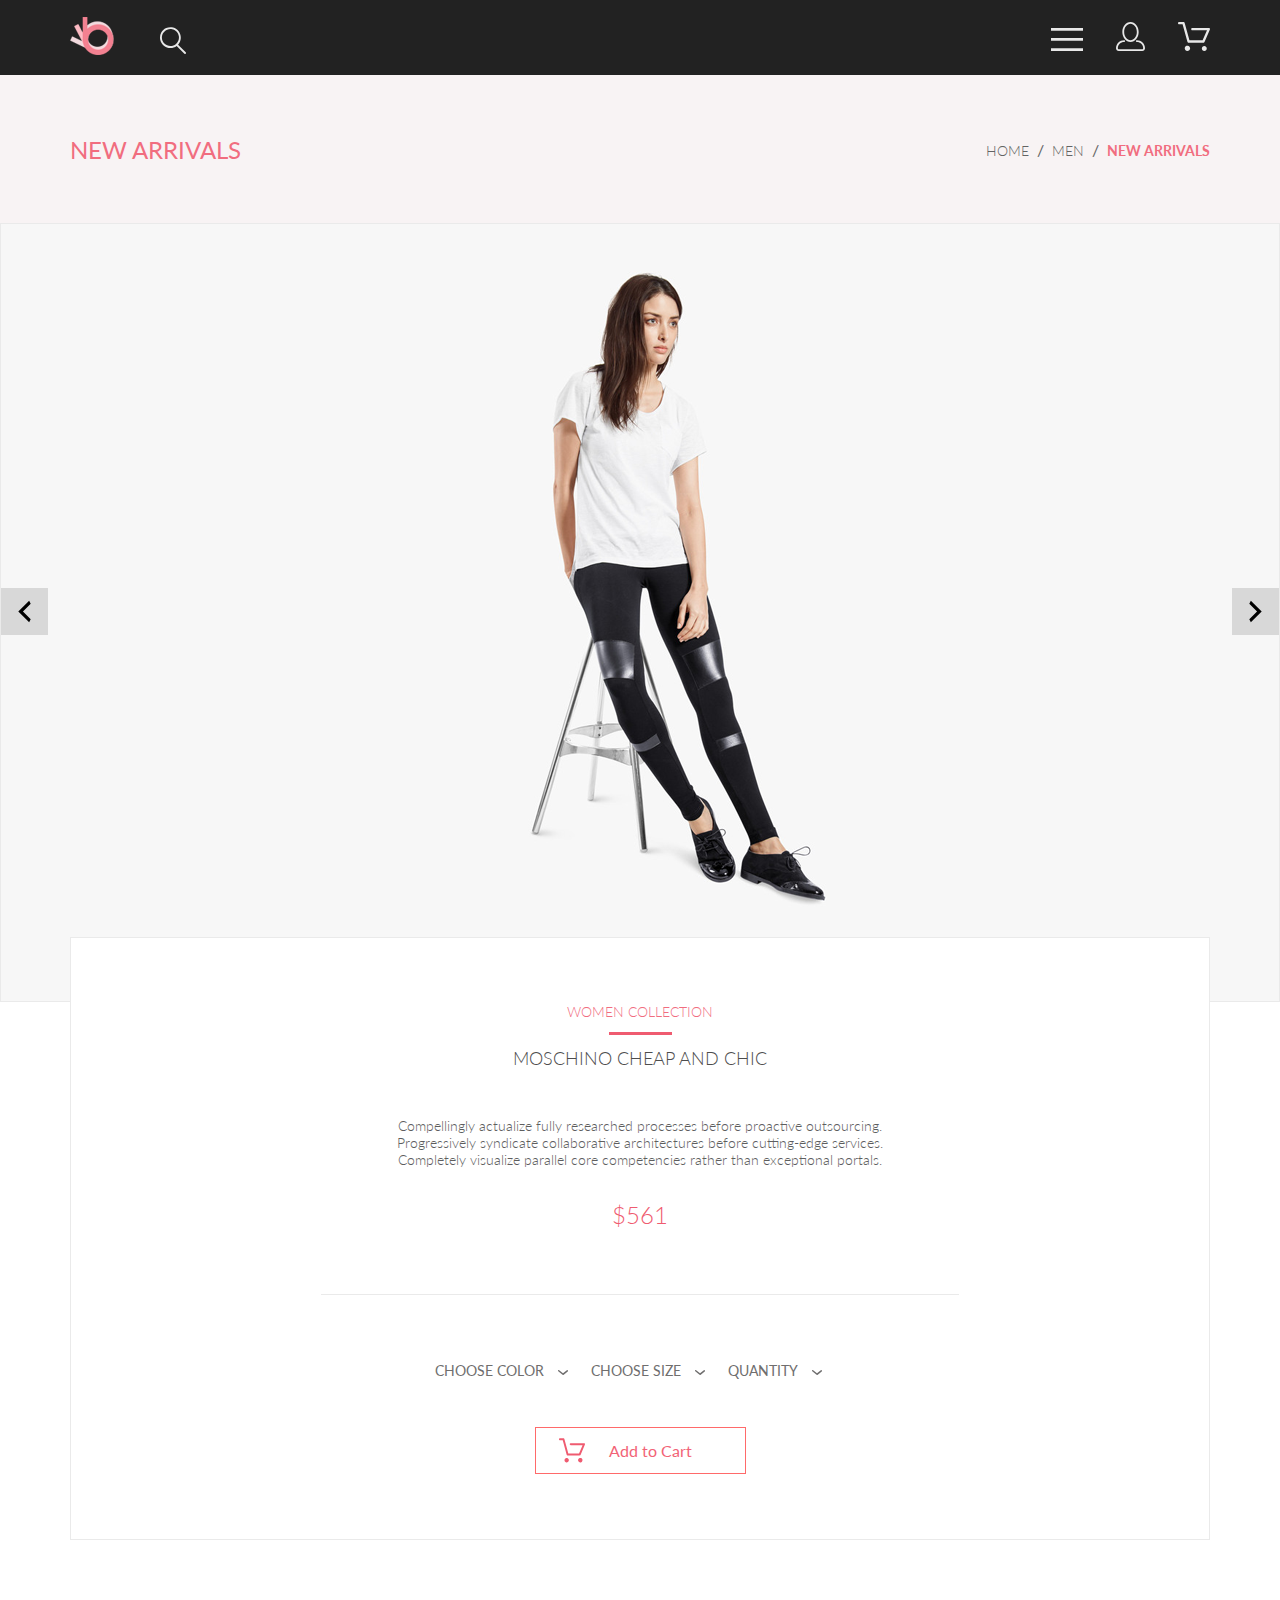
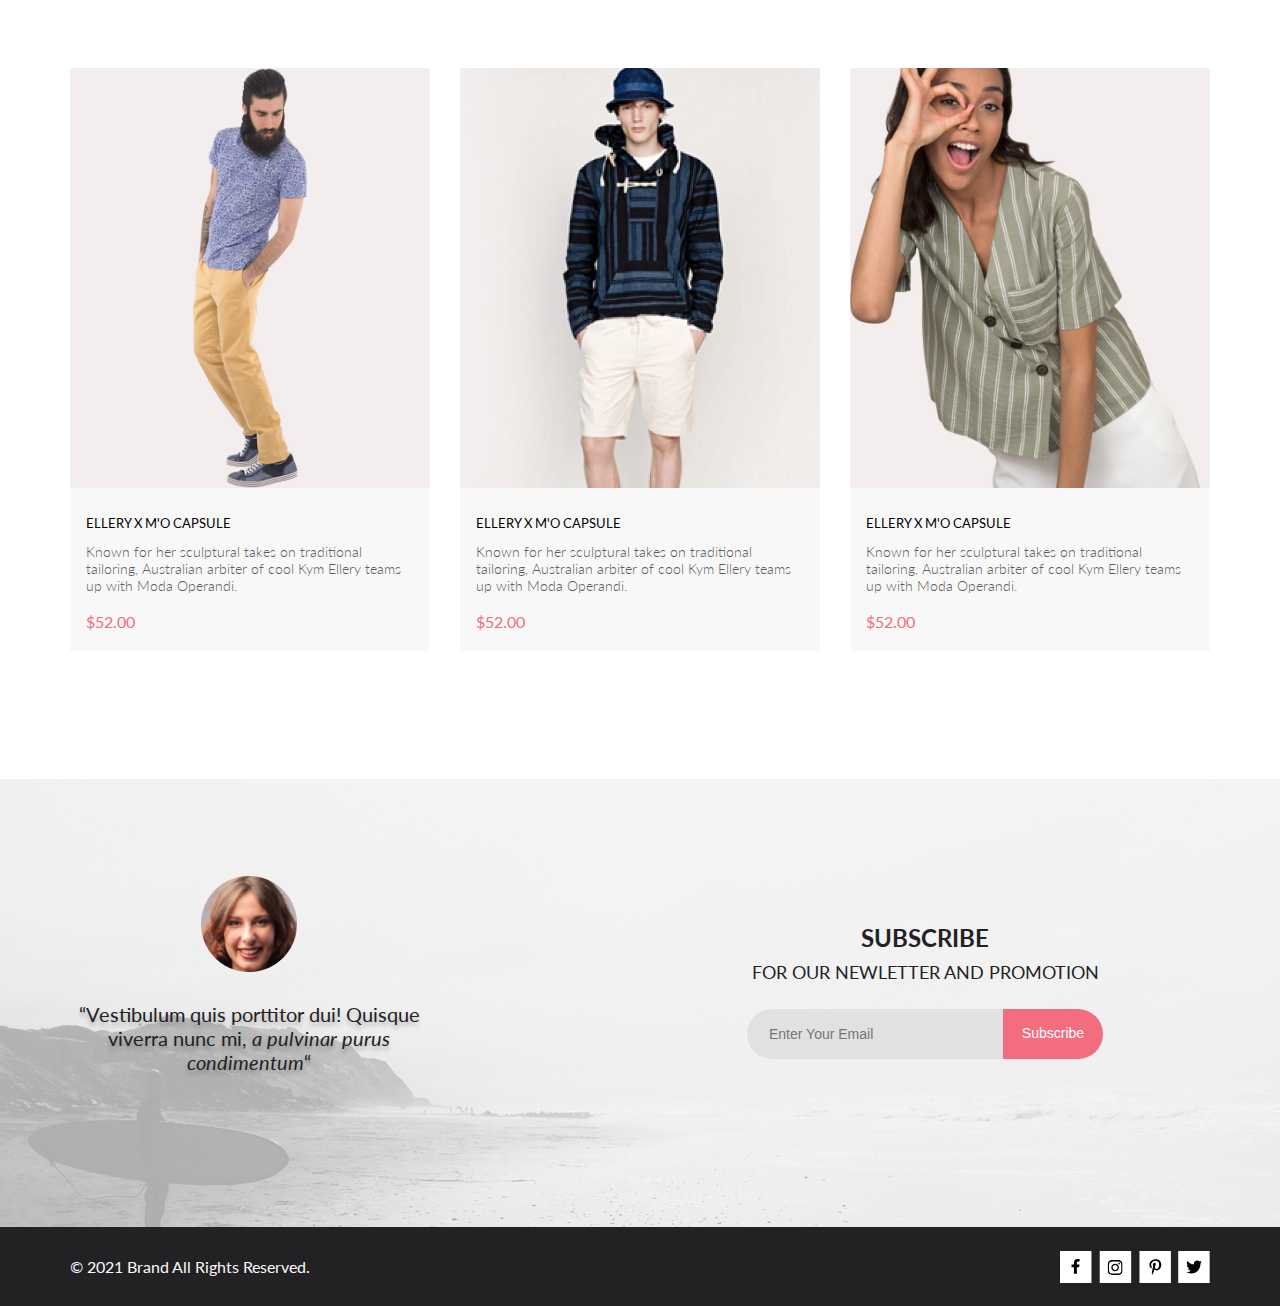
<file: product.html>
<!DOCTYPE html>
<html lang="en">

<head>
    <meta charset="UTF-8">
    <meta http-equiv="X-UA-Compatible" content="IE=edge">
    <meta name="viewport" content="width=device-width, initial-scale=1.0">   
    <title>Document</title>
    <link rel="preconnect" href="https://fonts.gstatic.com">
    <link href="https://fonts.googleapis.com/css2?family=Lato:wght@300;400;900&display=swap" rel="stylesheet">
    <link rel="stylesheet" href="css/style.css">
</head>

<body>
    <div class="wrapper">
        <div class="top">
            <header class="header center">
                <div class="header__left">
                    <a href="index.html"><img src="img/logo.svg" alt="logo"></a>
                    <svg class="header__search" width="27" height="28" viewBox="0 0 27 28" fill="none" xmlns="http://www.w3.org/2000/svg">
                        <path d="M19.0596 17.6259C20.6713 15.8658 21.6282 13.6048 21.7698 11.2225C21.9113 8.84018 21.2288 6.48173 19.8369 4.54318C18.445 2.60463 16.4285 1.20404 14.126 0.576619C11.8234 -0.0508009 9.3751 0.13316 7.19217 1.09761C5.00923 2.06205 3.22463 3.74825 2.13804 5.87302C1.05145 7.9978 0.729054 10.4318 1.225 12.7661C1.72094 15.1005 3.00501 17.1932 4.86158 18.6927C6.71814 20.1922 9.03413 21.0072 11.4206 21.0009C13.673 21.004 15.8645 20.27 17.6606 18.9109L25.4086 26.7179C25.4941 26.807 25.5965 26.8781 25.7099 26.927C25.8232 26.9759 25.9452 27.0017 26.0686 27.0029C26.1923 27.0033 26.3148 26.9782 26.4283 26.9292C26.5419 26.8801 26.6441 26.8082 26.7286 26.7179C26.9025 26.537 26.9997 26.2958 26.9997 26.0449C26.9997 25.794 26.9025 25.5528 26.7286 25.3719L19.0596 17.6259ZM2.88662 10.5009C2.89946 8.81563 3.41094 7.17187 4.35659 5.77685C5.30224 4.38183 6.63972 3.29801 8.20044 2.662C9.76115 2.02599 11.4752 1.86627 13.1266 2.20298C14.7779 2.53969 16.2926 3.35775 17.4797 4.55404C18.6668 5.75033 19.4732 7.27129 19.7972 8.92519C20.1212 10.5791 19.9483 12.2919 19.3002 13.8476C18.6522 15.4034 17.5581 16.7325 16.1559 17.6674C14.7536 18.6023 13.1059 19.1011 11.4206 19.1009C9.14916 19.0901 6.97482 18.1784 5.37484 16.566C3.77486 14.9537 2.87998 12.7724 2.88662 10.5009Z" fill="#E8E8E8"/>
                    </svg>                
                </div>
                <div class="header__right">
                    <input type="checkbox" id="switcher">
                    <label class="header__icons" for="switcher">
                        <svg width="32" height="23" viewBox="0 0 32 23" fill="none" xmlns="http://www.w3.org/2000/svg">
                            <path d="M0 23V20.31H32V23H0ZM0 12.76V10.07H32V12.76H0ZM0 2.69V0H32V2.69H0Z" fill="#E8E8E8"/>
                        </svg>
                    </label>            
                    <nav class="nav">                
                        <label for="switcher" class="nav__switch">
                            <svg width="13" height="13" viewBox="0 0 13 13" fill="none" xmlns="http://www.w3.org/2000/svg">
                            <path d="M7.4158 6.00409L11.7158 1.71409C11.9041 1.52579 12.0099 1.27039 12.0099 1.00409C12.0099 0.73779 11.9041 0.482395 11.7158 0.294092C11.5275 0.105788 11.2721 0 11.0058 0C10.7395 0 10.4841 0.105788 10.2958 0.294092L6.0058 4.59409L1.7158 0.294092C1.52749 0.105788 1.2721 -1.9841e-09 1.0058 0C0.739497 1.9841e-09 0.484102 0.105788 0.295798 0.294092C0.107495 0.482395 0.0017066 0.73779 0.0017066 1.00409C0.0017066 1.27039 0.107495 1.52579 0.295798 1.71409L4.5958 6.00409L0.295798 10.2941C0.20207 10.3871 0.127676 10.4977 0.0769072 10.6195C0.0261385 10.7414 0 10.8721 0 11.0041C0 11.1361 0.0261385 11.2668 0.0769072 11.3887C0.127676 11.5105 0.20207 11.6211 0.295798 11.7141C0.388761 11.8078 0.499362 11.8822 0.621222 11.933C0.743081 11.9838 0.873786 12.0099 1.0058 12.0099C1.13781 12.0099 1.26852 11.9838 1.39038 11.933C1.51223 11.8822 1.62284 11.8078 1.7158 11.7141L6.0058 7.41409L10.2958 11.7141C10.3888 11.8078 10.4994 11.8822 10.6212 11.933C10.7431 11.9838 10.8738 12.0099 11.0058 12.0099C11.1378 12.0099 11.2685 11.9838 11.3904 11.933C11.5122 11.8822 11.6228 11.8078 11.7158 11.7141C11.8095 11.6211 11.8839 11.5105 11.9347 11.3887C11.9855 11.2668 12.0116 11.1361 12.0116 11.0041C12.0116 10.8721 11.9855 10.7414 11.9347 10.6195C11.8839 10.4977 11.8095 10.3871 11.7158 10.2941L7.4158 6.00409Z" fill="#6F6E6E"/>
                            </svg>
                        </label>
                        <div class="nav__links-menu">
                            <a class="header__icons header__icons_mob" href="registration.html"><svg width="29" height="29" viewBox="0 0 29 29" fill="none" xmlns="http://www.w3.org/2000/svg">
                                <path d="M14.5 19.937C19 19.937 22.656 15.464 22.656 9.968C22.656 4.472 19 0 14.5 0C13.3631 0.0217413 12.2463 0.303398 11.2351 0.823397C10.2239 1.34339 9.34507 2.08794 8.66602 3C7.12663 4.99573 6.30819 7.45381 6.34399 9.974C6.34399 15.465 10 19.937 14.5 19.937ZM14.5 1.813C18 1.813 20.844 5.472 20.844 9.969C20.844 14.466 17.998 18.125 14.5 18.125C11.002 18.125 8.15603 14.465 8.15503 9.969C8.15403 5.473 11 1.813 14.5 1.813ZM20.844 18.125C20.6036 18.125 20.373 18.2205 20.203 18.3905C20.033 18.5605 19.9375 18.7911 19.9375 19.0315C19.9375 19.2719 20.033 19.5025 20.203 19.6725C20.373 19.8425 20.6036 19.938 20.844 19.938C22.526 19.9399 24.1386 20.6088 25.3279 21.7982C26.5172 22.9875 27.1861 24.6 27.188 26.282C27.1875 26.5221 27.0918 26.7523 26.922 26.9221C26.7522 27.0918 26.5221 27.1875 26.282 27.188H2.71997C2.47985 27.1875 2.24975 27.0918 2.07996 26.9221C1.91016 26.7523 1.81449 26.5221 1.81396 26.282C1.81608 24.6001 2.48517 22.9877 3.67444 21.7985C4.86371 20.6092 6.47608 19.9401 8.15796 19.938C8.39824 19.938 8.62868 19.8425 8.79858 19.6726C8.96849 19.5027 9.06396 19.2723 9.06396 19.032C9.06396 18.7917 8.96849 18.5613 8.79858 18.3914C8.62868 18.2215 8.39824 18.126 8.15796 18.126C5.99541 18.1279 3.92201 18.9875 2.39258 20.5164C0.863144 22.0453 0.00264777 24.1185 0 26.281C0.000794067 27.0019 0.287502 27.693 0.797241 28.2027C1.30698 28.7125 1.99811 28.9992 2.71899 29H26.282C27.0027 28.9989 27.6936 28.7121 28.2031 28.2024C28.7126 27.6927 28.9992 27.0017 29 26.281C28.9974 24.1187 28.1372 22.0457 26.6083 20.5168C25.0793 18.9878 23.0063 18.1276 20.844 18.125Z" fill="#E8E8E8"/>
                            </svg></a>
                            <a class="header__icons header__icons_mob" href="cart.html"><svg width="32" height="29" viewBox="0 0 32 29" fill="none" xmlns="http://www.w3.org/2000/svg">
                                <path d="M26.2009 29C25.5532 28.9738 24.9415 28.6948 24.4972 28.2227C24.0529 27.7506 23.8114 27.1232 23.8245 26.475C23.8376 25.8269 24.1043 25.2097 24.5673 24.7559C25.0303 24.3022 25.6527 24.048 26.301 24.048C26.9493 24.048 27.5717 24.3022 28.0347 24.7559C28.4977 25.2097 28.7644 25.8269 28.7775 26.475C28.7906 27.1232 28.549 27.7506 28.1047 28.2227C27.6604 28.6948 27.0488 28.9738 26.401 29H26.2009ZM6.75293 26.32C6.75293 25.79 6.91011 25.2718 7.20459 24.8311C7.49907 24.3904 7.91764 24.0469 8.40735 23.844C8.89705 23.6412 9.43594 23.5881 9.95581 23.6915C10.4757 23.7949 10.9532 24.0502 11.328 24.425C11.7028 24.7998 11.9581 25.2773 12.0615 25.7972C12.1649 26.317 12.1118 26.8559 11.9089 27.3456C11.7061 27.8353 11.3626 28.2539 10.9219 28.5483C10.4812 28.8428 9.96304 29 9.43298 29C9.08087 29.0003 8.73212 28.9311 8.40674 28.7966C8.08136 28.662 7.78569 28.4646 7.53662 28.2158C7.28755 27.9669 7.09001 27.6713 6.9552 27.3461C6.82039 27.0208 6.75098 26.6721 6.75098 26.32H6.75293ZM10.553 20.686C10.2935 20.6868 10.0409 20.6024 9.83411 20.4457C9.62727 20.2891 9.47758 20.0689 9.40796 19.819L4.57495 2.36401H1.18201C0.868521 2.36401 0.567859 2.23947 0.346191 2.01781C0.124523 1.79614 0 1.49549 0 1.18201C0 0.868519 0.124523 0.567873 0.346191 0.346205C0.567859 0.124537 0.868521 5.81268e-06 1.18201 5.81268e-06H5.46301C5.7225 -0.00080736 5.97504 0.0837201 6.18176 0.240568C6.38848 0.397416 6.53784 0.617884 6.60693 0.868006L11.4399 18.323H24.6179L29.001 8.27501H14.401C14.2428 8.27961 14.0854 8.25242 13.9379 8.19507C13.7904 8.13771 13.6559 8.05134 13.5424 7.94108C13.4288 7.83082 13.3386 7.69891 13.277 7.55315C13.2154 7.40739 13.1836 7.25075 13.1836 7.0925C13.1836 6.93426 13.2154 6.77762 13.277 6.63186C13.3386 6.4861 13.4288 6.35419 13.5424 6.24393C13.6559 6.13367 13.7904 6.0473 13.9379 5.98994C14.0854 5.93259 14.2428 5.90541 14.401 5.91001H30.814C31.0097 5.90996 31.2022 5.95866 31.3744 6.05172C31.5465 6.14478 31.6928 6.27926 31.7999 6.44301C31.9078 6.60729 31.9734 6.79569 31.9908 6.99145C32.0083 7.18721 31.9771 7.38424 31.9 7.565L26.495 19.977C26.4026 20.1876 26.251 20.3668 26.0585 20.4927C25.866 20.6186 25.641 20.6858 25.411 20.686H10.553Z" fill="#E8E8E8"/>
                            </svg></a> 
                        </div>
                        <h3 class="nav__heading">MENU</h3>
                        <ul class="nav__catalog">
                            <li class="nav__list-catalog">
                                <a href="catalog.html" class="nav__list">MAN</a>
                                <ul class="nav__items">
                                    <li><a href="catalog.html" class="nav__link">Accessories</a></li>
                                    <li><a href="catalog.html" class="nav__link">Bags</a></li>
                                    <li><a href="catalog.html" class="nav__link">Denim</a></li>
                                    <li><a href="catalog.html" class="nav__link">T-Shirts</a></li>
                                </ul>
                            </li>
                            <li class="nav__list-catalog">
                                <a href="catalog.html" class="nav__list">WOMAN</a>
                                <ul class="nav__items">
                                    <li><a href="catalog.html" class="nav__link">Accessories</a></li>
                                    <li><a href="catalog.html" class="nav__link">Jackets &#38; Coats</a></li>
                                    <li><a href="catalog.html" class="nav__link">Polos</a></li>
                                    <li><a href="catalog.html" class="nav__link">T-Shirts</a></li>
                                    <li><a href="catalog.html" class="nav__link">Shirts</a></li>
                                </ul>
                            </li>
                            <li class="nav__list-catalog">
                                <a href="catalog.html" class="nav__list">KIDS</a>
                                <ul class="nav__items">
                                    <li><a href="catalog.html" class="nav__link">Accessories</a></li>
                                    <li><a href="catalog.html" class="nav__link">Jackets &#38; Coats</a></li>
                                    <li><a href="catalog.html" class="nav__link">Polos</a></li>
                                    <li><a href="catalog.html" class="nav__link">T-Shirts</a></li>
                                    <li><a href="catalog.html" class="nav__link">Shirts</a></li>
                                    <li><a href="catalog.html" class="nav__link">Bags</a></li>
                                </ul>
                            </li>
                        </ul>
                    </nav>
                    <a class="header__icons header__icons_desc" href="registration.html"><svg width="29" height="29" viewBox="0 0 29 29" fill="none" xmlns="http://www.w3.org/2000/svg">
                        <path d="M14.5 19.937C19 19.937 22.656 15.464 22.656 9.968C22.656 4.472 19 0 14.5 0C13.3631 0.0217413 12.2463 0.303398 11.2351 0.823397C10.2239 1.34339 9.34507 2.08794 8.66602 3C7.12663 4.99573 6.30819 7.45381 6.34399 9.974C6.34399 15.465 10 19.937 14.5 19.937ZM14.5 1.813C18 1.813 20.844 5.472 20.844 9.969C20.844 14.466 17.998 18.125 14.5 18.125C11.002 18.125 8.15603 14.465 8.15503 9.969C8.15403 5.473 11 1.813 14.5 1.813ZM20.844 18.125C20.6036 18.125 20.373 18.2205 20.203 18.3905C20.033 18.5605 19.9375 18.7911 19.9375 19.0315C19.9375 19.2719 20.033 19.5025 20.203 19.6725C20.373 19.8425 20.6036 19.938 20.844 19.938C22.526 19.9399 24.1386 20.6088 25.3279 21.7982C26.5172 22.9875 27.1861 24.6 27.188 26.282C27.1875 26.5221 27.0918 26.7523 26.922 26.9221C26.7522 27.0918 26.5221 27.1875 26.282 27.188H2.71997C2.47985 27.1875 2.24975 27.0918 2.07996 26.9221C1.91016 26.7523 1.81449 26.5221 1.81396 26.282C1.81608 24.6001 2.48517 22.9877 3.67444 21.7985C4.86371 20.6092 6.47608 19.9401 8.15796 19.938C8.39824 19.938 8.62868 19.8425 8.79858 19.6726C8.96849 19.5027 9.06396 19.2723 9.06396 19.032C9.06396 18.7917 8.96849 18.5613 8.79858 18.3914C8.62868 18.2215 8.39824 18.126 8.15796 18.126C5.99541 18.1279 3.92201 18.9875 2.39258 20.5164C0.863144 22.0453 0.00264777 24.1185 0 26.281C0.000794067 27.0019 0.287502 27.693 0.797241 28.2027C1.30698 28.7125 1.99811 28.9992 2.71899 29H26.282C27.0027 28.9989 27.6936 28.7121 28.2031 28.2024C28.7126 27.6927 28.9992 27.0017 29 26.281C28.9974 24.1187 28.1372 22.0457 26.6083 20.5168C25.0793 18.9878 23.0063 18.1276 20.844 18.125Z" fill="#E8E8E8"/>
                    </svg></a>
                    <a class="header__icons header__icons_desc" href="cart.html"><svg width="32" height="29" viewBox="0 0 32 29" fill="none" xmlns="http://www.w3.org/2000/svg">
                        <path d="M26.2009 29C25.5532 28.9738 24.9415 28.6948 24.4972 28.2227C24.0529 27.7506 23.8114 27.1232 23.8245 26.475C23.8376 25.8269 24.1043 25.2097 24.5673 24.7559C25.0303 24.3022 25.6527 24.048 26.301 24.048C26.9493 24.048 27.5717 24.3022 28.0347 24.7559C28.4977 25.2097 28.7644 25.8269 28.7775 26.475C28.7906 27.1232 28.549 27.7506 28.1047 28.2227C27.6604 28.6948 27.0488 28.9738 26.401 29H26.2009ZM6.75293 26.32C6.75293 25.79 6.91011 25.2718 7.20459 24.8311C7.49907 24.3904 7.91764 24.0469 8.40735 23.844C8.89705 23.6412 9.43594 23.5881 9.95581 23.6915C10.4757 23.7949 10.9532 24.0502 11.328 24.425C11.7028 24.7998 11.9581 25.2773 12.0615 25.7972C12.1649 26.317 12.1118 26.8559 11.9089 27.3456C11.7061 27.8353 11.3626 28.2539 10.9219 28.5483C10.4812 28.8428 9.96304 29 9.43298 29C9.08087 29.0003 8.73212 28.9311 8.40674 28.7966C8.08136 28.662 7.78569 28.4646 7.53662 28.2158C7.28755 27.9669 7.09001 27.6713 6.9552 27.3461C6.82039 27.0208 6.75098 26.6721 6.75098 26.32H6.75293ZM10.553 20.686C10.2935 20.6868 10.0409 20.6024 9.83411 20.4457C9.62727 20.2891 9.47758 20.0689 9.40796 19.819L4.57495 2.36401H1.18201C0.868521 2.36401 0.567859 2.23947 0.346191 2.01781C0.124523 1.79614 0 1.49549 0 1.18201C0 0.868519 0.124523 0.567873 0.346191 0.346205C0.567859 0.124537 0.868521 5.81268e-06 1.18201 5.81268e-06H5.46301C5.7225 -0.00080736 5.97504 0.0837201 6.18176 0.240568C6.38848 0.397416 6.53784 0.617884 6.60693 0.868006L11.4399 18.323H24.6179L29.001 8.27501H14.401C14.2428 8.27961 14.0854 8.25242 13.9379 8.19507C13.7904 8.13771 13.6559 8.05134 13.5424 7.94108C13.4288 7.83082 13.3386 7.69891 13.277 7.55315C13.2154 7.40739 13.1836 7.25075 13.1836 7.0925C13.1836 6.93426 13.2154 6.77762 13.277 6.63186C13.3386 6.4861 13.4288 6.35419 13.5424 6.24393C13.6559 6.13367 13.7904 6.0473 13.9379 5.98994C14.0854 5.93259 14.2428 5.90541 14.401 5.91001H30.814C31.0097 5.90996 31.2022 5.95866 31.3744 6.05172C31.5465 6.14478 31.6928 6.27926 31.7999 6.44301C31.9078 6.60729 31.9734 6.79569 31.9908 6.99145C32.0083 7.18721 31.9771 7.38424 31.9 7.565L26.495 19.977C26.4026 20.1876 26.251 20.3668 26.0585 20.4927C25.866 20.6186 25.641 20.6858 25.411 20.686H10.553Z" fill="#E8E8E8"/>
                    </svg></a>                     
                </div>
            </header>
        
            <section class="breadcrumbs center">
                <h3 class="breadcrumbs__heading">NEW ARRIVALS </h3>
                <nav>
                    <ul class="breadcrumbs__nav">
                        <li class="breadcrumbs__list"><a class="breadcrumbs__link breadcrumbs__link_hover" href="index.html">HOME</a></li>
                        <li class="breadcrumbs__list"><a class="breadcrumbs__link breadcrumbs__link_hover" href="catalog.html">MEN</a></li>
                        <li class="breadcrumbs__list">NEW ARRIVALS</li>
                    </ul>
                </nav>
            </section>
        
            <div class="slide">
                <a class="slide__icons slide__icons_left" href="#">
                    <svg class="slide__arrow" width="47" height="47" viewBox="0 0 47 47" fill="none" xmlns="http://www.w3.org/2000/svg">
                        <path d="M47 0H0V47H47V0Z" fill="#2A2A2A" fill-opacity="0.15"/>
                        <path class="arrow" d="M29.6998 15.7499L21.9498 23.4999L29.6998 31.2499L28.1498 34.3499L17.2998 23.4999L28.1498 12.6499L29.6998 15.7499Z" fill="black"/>
                    </svg> 
                </a>                              
                <div class="slide__img">
                    <img class="slide__photo" src="img/product.png" alt="product">
                </div>
                <a class="slide__icons slide__icons_right" href="#">
                    <svg class="slide__arrow" width="47" height="47" viewBox="0 0 47 47" fill="none" xmlns="http://www.w3.org/2000/svg">
                        <path d="M47 0H0V47H47V0Z" fill="#2A2A2A" fill-opacity="0.15"/>
                        <path class="arrow" d="M17.2998 31.2499L25.0498 23.4999L17.2998 15.7499L18.8498 12.6499L29.6998 23.4999L18.8498 34.3499L17.2998 31.2499Z" fill="black"/>
                    </svg>  
                </a>                                       
            </div>
        
            <div class="center center__item_laptop">
                <section class="item">
                    <div class="description">
                        <h4 class="description__heading-mini">WOMEN COLLECTION</h4>
                        <div class="description__block"></div>
                        <h3 class="description__heading">MOSCHINO CHEAP AND CHIC</h3>
                        <p class="description__text">Compellingly actualize fully researched processes before proactive outsourcing. Progressively syndicate collaborative architectures before cutting-edge services. Completely visualize parallel core competencies rather than exceptional portals.</p>
                        <p class="description__price">&#36;561</p>
                    </div> 
        
                    <form class="item__sort" action="#">
                        <div class="sort sort_product">
                            <details class="sort__details sort__details_product">
                                <summary>
                                    <span class="sort__summary sort__summary_product">CHOOSE COLOR</span>
                                    <svg width="11" height="6" viewBox="0 0 11 6" fill="none" xmlns="http://www.w3.org/2000/svg">
                                        <path d="M5.00214 5.00214C4.83521 5.00247 4.67343 4.94433 4.54488 4.83782L0.258102 1.2655C0.112196 1.14422 0.0204417 0.969958 0.00302325 0.781035C-0.0143952 0.592112 0.0439493 0.404007 0.165221 0.258101C0.286493 0.112196 0.460759 0.0204417 0.649682 0.00302327C0.838605 -0.0143952 1.02671 0.043949 1.17262 0.165221L5.00214 3.36602L8.83167 0.279536C8.90475 0.220188 8.98884 0.175869 9.0791 0.149125C9.16937 0.122382 9.26403 0.113741 9.35764 0.1237C9.45126 0.133659 9.54198 0.162021 9.6246 0.207156C9.70722 0.252292 9.7801 0.313311 9.83906 0.386705C9.90449 0.460167 9.95405 0.546351 9.98462 0.639855C10.0152 0.733359 10.0261 0.83217 10.0167 0.930097C10.0073 1.02802 9.97784 1.12296 9.93005 1.20895C9.88227 1.29494 9.81723 1.37013 9.73904 1.42982L5.45225 4.88068C5.32002 4.97036 5.16154 5.01312 5.00214 5.00214Z" fill="#6F6E6E"/>
                                    </svg> 
                                </summary>   
                                <div class="sort__check sort__check_product">
                                    <label class="sort__label">
                                        <input type="checkbox" class="sort__checkbox"> <span class="sort__span"></span> White
                                    </label>
                                    <label class="sort__label">
                                        <input type="checkbox" class="sort__checkbox"> <span class="sort__span"></span> Red
                                    </label>
                                    <label class="sort__label">
                                        <input type="checkbox" class="sort__checkbox"> <span class="sort__span"></span> Blue
                                    </label>
                                    <label class="sort__label">
                                        <input type="checkbox" class="sort__checkbox"> <span class="sort__span"></span> Green
                                    </label>
                                </div>                    
                            </details>
                            <details class="sort__details sort__details_product">
                                <summary>
                                    <span class="sort__summary sort__summary_product">CHOOSE SIZE</span>
                                    <svg width="11" height="6" viewBox="0 0 11 6" fill="none" xmlns="http://www.w3.org/2000/svg">
                                        <path d="M5.00214 5.00214C4.83521 5.00247 4.67343 4.94433 4.54488 4.83782L0.258102 1.2655C0.112196 1.14422 0.0204417 0.969958 0.00302325 0.781035C-0.0143952 0.592112 0.0439493 0.404007 0.165221 0.258101C0.286493 0.112196 0.460759 0.0204417 0.649682 0.00302327C0.838605 -0.0143952 1.02671 0.043949 1.17262 0.165221L5.00214 3.36602L8.83167 0.279536C8.90475 0.220188 8.98884 0.175869 9.0791 0.149125C9.16937 0.122382 9.26403 0.113741 9.35764 0.1237C9.45126 0.133659 9.54198 0.162021 9.6246 0.207156C9.70722 0.252292 9.7801 0.313311 9.83906 0.386705C9.90449 0.460167 9.95405 0.546351 9.98462 0.639855C10.0152 0.733359 10.0261 0.83217 10.0167 0.930097C10.0073 1.02802 9.97784 1.12296 9.93005 1.20895C9.88227 1.29494 9.81723 1.37013 9.73904 1.42982L5.45225 4.88068C5.32002 4.97036 5.16154 5.01312 5.00214 5.00214Z" fill="#6F6E6E"/>
                                    </svg> 
                                </summary>   
                                <div class="sort__check sort__check_product">
                                    <label class="sort__label">
                                        <input type="checkbox" class="sort__checkbox"> <span class="sort__span"></span> XS
                                    </label>
                                    <label class="sort__label">
                                        <input type="checkbox" class="sort__checkbox"> <span class="sort__span"></span> S
                                    </label>
                                    <label class="sort__label">
                                        <input type="checkbox" class="sort__checkbox"> <span class="sort__span"></span> M
                                    </label>
                                    <label class="sort__label">
                                        <input type="checkbox" class="sort__checkbox"> <span class="sort__span"></span> L
                                    </label>
                                </div>                    
                            </details>
                            <details class="sort__details sort__details_product">
                                <summary>
                                    <span class="sort__summary sort__summary_product">QUANTITY</span>
                                    <svg width="11" height="6" viewBox="0 0 11 6" fill="none" xmlns="http://www.w3.org/2000/svg">
                                        <path d="M5.00214 5.00214C4.83521 5.00247 4.67343 4.94433 4.54488 4.83782L0.258102 1.2655C0.112196 1.14422 0.0204417 0.969958 0.00302325 0.781035C-0.0143952 0.592112 0.0439493 0.404007 0.165221 0.258101C0.286493 0.112196 0.460759 0.0204417 0.649682 0.00302327C0.838605 -0.0143952 1.02671 0.043949 1.17262 0.165221L5.00214 3.36602L8.83167 0.279536C8.90475 0.220188 8.98884 0.175869 9.0791 0.149125C9.16937 0.122382 9.26403 0.113741 9.35764 0.1237C9.45126 0.133659 9.54198 0.162021 9.6246 0.207156C9.70722 0.252292 9.7801 0.313311 9.83906 0.386705C9.90449 0.460167 9.95405 0.546351 9.98462 0.639855C10.0152 0.733359 10.0261 0.83217 10.0167 0.930097C10.0073 1.02802 9.97784 1.12296 9.93005 1.20895C9.88227 1.29494 9.81723 1.37013 9.73904 1.42982L5.45225 4.88068C5.32002 4.97036 5.16154 5.01312 5.00214 5.00214Z" fill="#6F6E6E"/>
                                    </svg> 
                                </summary>   
                                <div class="sort__check sort__check_product">
                                    <label class="sort__label">
                                        <input type="checkbox" class="sort__checkbox"> <span class="sort__span"></span> 1
                                    </label>
                                    <label class="sort__label">
                                        <input type="checkbox" class="sort__checkbox"> <span class="sort__span"></span> 2
                                    </label>
                                    <label class="sort__label">
                                        <input type="checkbox" class="sort__checkbox"> <span class="sort__span"></span> 3
                                    </label>
                                    <label class="sort__label">
                                        <input type="checkbox" class="sort__checkbox"> <span class="sort__span"></span> 4
                                    </label>
                                </div>                    
                            </details>
                        </div>

                        <a class="button button_product" href="cart.html">
                            <svg class="item__cart" width="27" height="25" viewBox="0 0 27 25" fill="none" xmlns="http://www.w3.org/2000/svg">
                                <path d="M5.49847 22.185C5.50635 21.752 5.64091 21.3309 5.88519 20.9748C6.12947 20.6186 6.47261 20.3431 6.87158 20.1828C7.27055 20.0226 7.7076 19.9848 8.12781 20.0741C8.54802 20.1635 8.93269 20.376 9.23358 20.685C9.53447 20.994 9.73817 21.3857 9.81909 21.811C9.90002 22.2363 9.85453 22.6763 9.68842 23.0756C9.52231 23.475 9.24296 23.8161 8.88538 24.0559C8.52779 24.2957 8.10791 24.4237 7.67847 24.4237C7.38955 24.4211 7.10399 24.3611 6.83807 24.2472C6.57216 24.1333 6.3311 23.9676 6.12866 23.7597C5.92623 23.5518 5.76639 23.3057 5.65826 23.0355C5.55013 22.7653 5.49584 22.4763 5.49847 22.185ZM21.3045 24.4237C20.8711 24.4303 20.4453 24.3087 20.0797 24.074C19.7141 23.8393 19.4247 23.5017 19.2471 23.103C19.0696 22.7042 19.0117 22.2618 19.0806 21.8303C19.1496 21.3988 19.3423 20.9971 19.6351 20.6748C19.9278 20.3524 20.3077 20.1236 20.728 20.0165C21.1482 19.9095 21.5903 19.929 21.9997 20.0724C22.4091 20.2159 22.7679 20.4771 23.0317 20.8238C23.2956 21.1706 23.453 21.5877 23.4845 22.0236C23.5269 22.6155 23.3369 23.2004 22.9555 23.6523C22.7706 23.8745 22.5436 24.0574 22.2877 24.1901C22.0319 24.3227 21.7524 24.4025 21.4655 24.4247L21.3045 24.4237ZM8.59351 17.4855C8.38116 17.4851 8.17488 17.414 8.00671 17.2833C7.83855 17.1525 7.71792 16.9694 7.66351 16.7624L3.73651 2.19527H0.978516C0.719001 2.19527 0.470064 2.09128 0.28656 1.90622C0.103056 1.72116 0 1.47018 0 1.20847C0 0.946764 0.103056 0.695782 0.28656 0.510726C0.470064 0.325669 0.719001 0.22168 0.978516 0.22168H4.45752C4.66982 0.222254 4.876 0.293463 5.04413 0.424184C5.21226 0.554905 5.33295 0.737883 5.38751 0.944787L9.31451 15.5119H20.0185L23.5765 7.12665H11.7185C11.459 7.12665 11.2101 7.02266 11.0266 6.83761C10.8431 6.65255 10.74 6.40157 10.74 6.13986C10.74 5.87815 10.8431 5.62717 11.0266 5.44211C11.2101 5.25705 11.459 5.15306 11.7185 5.15306H25.0535C25.2131 5.15352 25.3701 5.19451 25.5099 5.27223C25.6497 5.34995 25.7679 5.46195 25.8535 5.59784C25.9413 5.73569 25.9945 5.89303 26.0084 6.05627C26.0224 6.21951 25.9966 6.38368 25.9335 6.53465L21.5425 16.8935C21.469 17.0684 21.3462 17.2177 21.1895 17.3229C21.0327 17.4281 20.8488 17.4846 20.6605 17.4855H8.59351Z" fill="#EF5B70"/>
                            </svg>                    
                            Add to Cart
                        </a>
                    </form>   
        
                    <!-- <a class="button button_product" href="cart.html">
                        <svg class="item__cart" width="27" height="25" viewBox="0 0 27 25" fill="none" xmlns="http://www.w3.org/2000/svg">
                            <path d="M5.49847 22.185C5.50635 21.752 5.64091 21.3309 5.88519 20.9748C6.12947 20.6186 6.47261 20.3431 6.87158 20.1828C7.27055 20.0226 7.7076 19.9848 8.12781 20.0741C8.54802 20.1635 8.93269 20.376 9.23358 20.685C9.53447 20.994 9.73817 21.3857 9.81909 21.811C9.90002 22.2363 9.85453 22.6763 9.68842 23.0756C9.52231 23.475 9.24296 23.8161 8.88538 24.0559C8.52779 24.2957 8.10791 24.4237 7.67847 24.4237C7.38955 24.4211 7.10399 24.3611 6.83807 24.2472C6.57216 24.1333 6.3311 23.9676 6.12866 23.7597C5.92623 23.5518 5.76639 23.3057 5.65826 23.0355C5.55013 22.7653 5.49584 22.4763 5.49847 22.185ZM21.3045 24.4237C20.8711 24.4303 20.4453 24.3087 20.0797 24.074C19.7141 23.8393 19.4247 23.5017 19.2471 23.103C19.0696 22.7042 19.0117 22.2618 19.0806 21.8303C19.1496 21.3988 19.3423 20.9971 19.6351 20.6748C19.9278 20.3524 20.3077 20.1236 20.728 20.0165C21.1482 19.9095 21.5903 19.929 21.9997 20.0724C22.4091 20.2159 22.7679 20.4771 23.0317 20.8238C23.2956 21.1706 23.453 21.5877 23.4845 22.0236C23.5269 22.6155 23.3369 23.2004 22.9555 23.6523C22.7706 23.8745 22.5436 24.0574 22.2877 24.1901C22.0319 24.3227 21.7524 24.4025 21.4655 24.4247L21.3045 24.4237ZM8.59351 17.4855C8.38116 17.4851 8.17488 17.414 8.00671 17.2833C7.83855 17.1525 7.71792 16.9694 7.66351 16.7624L3.73651 2.19527H0.978516C0.719001 2.19527 0.470064 2.09128 0.28656 1.90622C0.103056 1.72116 0 1.47018 0 1.20847C0 0.946764 0.103056 0.695782 0.28656 0.510726C0.470064 0.325669 0.719001 0.22168 0.978516 0.22168H4.45752C4.66982 0.222254 4.876 0.293463 5.04413 0.424184C5.21226 0.554905 5.33295 0.737883 5.38751 0.944787L9.31451 15.5119H20.0185L23.5765 7.12665H11.7185C11.459 7.12665 11.2101 7.02266 11.0266 6.83761C10.8431 6.65255 10.74 6.40157 10.74 6.13986C10.74 5.87815 10.8431 5.62717 11.0266 5.44211C11.2101 5.25705 11.459 5.15306 11.7185 5.15306H25.0535C25.2131 5.15352 25.3701 5.19451 25.5099 5.27223C25.6497 5.34995 25.7679 5.46195 25.8535 5.59784C25.9413 5.73569 25.9945 5.89303 26.0084 6.05627C26.0224 6.21951 25.9966 6.38368 25.9335 6.53465L21.5425 16.8935C21.469 17.0684 21.3462 17.2177 21.1895 17.3229C21.0327 17.4281 20.8488 17.4846 20.6605 17.4855H8.59351Z" fill="#EF5B70"/>
                        </svg>                    
                        Add to Cart
                    </a> -->
                </section>               
            </div>
        
            <div class="catalog catalog_product center">
                <div class="product-box product-box_mob">
                    <div class="product">
                        <a class="product__link" href="product.html">
                            <img class="product__img" src="img/card_4.png" alt="card-1">
                        </a>                
                        <div class="product__content">
                            <a href="product.html" class="product__name">ELLERY X M'O CAPSULE</a>
                            <p class="product__text">Known for her sculptural takes on traditional tailoring, Australian arbiter of cool Kym Ellery teams up with Moda Operandi.</p>
                            <p class="product__price">&#36;52.00</p>
                        </div>
                        <a class="product__add" href="cart.html">
                            <svg class="product__cart" width="27" height="25" viewBox="0 0 27 25" fill="none" xmlns="http://www.w3.org/2000/svg">
                            <path d="M21.876 22.2662C21.921 22.2549 21.9423 22.2339 21.96 22.2129C21.9678 22.2037 21.9756 22.1946 21.9835 22.1855C22.02 22.1438 22.0233 22.0553 22.0224 22.0105C22.0092 21.9044 21.9185 21.8315 21.8412 21.8315C21.8375 21.8315 21.8336 21.8317 21.8312 21.8318C21.7531 21.8372 21.6653 21.9409 21.6719 22.0625C21.6813 22.1793 21.7675 22.2662 21.8392 22.2662H21.876ZM8.21954 22.2599C8.31873 22.2599 8.39935 22.1655 8.39935 22.0496C8.39935 21.9341 8.31873 21.8401 8.21954 21.8401C8.12042 21.8401 8.03973 21.9341 8.03973 22.0496C8.03973 22.1655 8.12042 22.2599 8.21954 22.2599ZM21.9995 24.2662C21.9517 24.2662 21.8878 24.2662 21.8392 24.2662C20.7017 24.2662 19.7567 23.3545 19.6765 22.198C19.5964 20.9929 20.4937 19.9183 21.6953 19.8364C21.7441 19.8331 21.7928 19.8315 21.8412 19.8315C22.9799 19.8315 23.9413 20.7324 24.019 21.8884C24.0505 22.4915 23.8741 23.0612 23.4898 23.5012C23.1055 23.9575 22.5764 24.2177 21.9995 24.2662ZM8.21954 24.2599C7.01532 24.2599 6.03973 23.2709 6.03973 22.0496C6.03973 20.8291 7.01532 19.8401 8.21954 19.8401C9.42371 19.8401 10.3994 20.8291 10.3994 22.0496C10.3994 23.2709 9.42371 24.2599 8.21954 24.2599ZM21.1984 17.3938H9.13306C8.70013 17.3938 8.31586 17.1005 8.20331 16.6775L4.27753 2.24768H1.52173C0.993408 2.24768 0.560547 1.80859 0.560547 1.27039C0.560547 0.733032 0.993408 0.292969 1.52173 0.292969H4.99933C5.43134 0.292969 5.81561 0.586304 5.9281 1.01025L9.85394 15.4391H20.5576L24.1144 7.13379H12.2578C11.7286 7.13379 11.2957 6.69373 11.2957 6.15649C11.2957 5.61914 11.7286 5.17908 12.2578 5.17908H25.5886C25.9091 5.17908 26.2141 5.34192 26.3896 5.61914C26.566 5.89539 26.5984 6.23743 26.4697 6.547L22.0795 16.807C21.9193 17.1653 21.5827 17.3938 21.1984 17.3938Z" fill="white"/>
                            </svg>
                            Add to Cart
                        </a>
                    </div>
        
                    <div class="product">
                        <a class="product__link" href="product.html">
                            <img class="product__img" src="img/card_3.png" alt="card-2">
                        </a>                
                        <div class="product__content">
                            <a href="product.html" class="product__name">ELLERY X M'O CAPSULE</a>
                            <p class="product__text">Known for her sculptural takes on traditional tailoring, Australian arbiter of cool Kym Ellery teams up with Moda Operandi.</p>
                            <p class="product__price">&#36;52.00</p>
                        </div>
                        <a class="product__add" href="cart.html">
                            <svg class="product__cart" width="27" height="25" viewBox="0 0 27 25" fill="none" xmlns="http://www.w3.org/2000/svg">
                            <path d="M21.876 22.2662C21.921 22.2549 21.9423 22.2339 21.96 22.2129C21.9678 22.2037 21.9756 22.1946 21.9835 22.1855C22.02 22.1438 22.0233 22.0553 22.0224 22.0105C22.0092 21.9044 21.9185 21.8315 21.8412 21.8315C21.8375 21.8315 21.8336 21.8317 21.8312 21.8318C21.7531 21.8372 21.6653 21.9409 21.6719 22.0625C21.6813 22.1793 21.7675 22.2662 21.8392 22.2662H21.876ZM8.21954 22.2599C8.31873 22.2599 8.39935 22.1655 8.39935 22.0496C8.39935 21.9341 8.31873 21.8401 8.21954 21.8401C8.12042 21.8401 8.03973 21.9341 8.03973 22.0496C8.03973 22.1655 8.12042 22.2599 8.21954 22.2599ZM21.9995 24.2662C21.9517 24.2662 21.8878 24.2662 21.8392 24.2662C20.7017 24.2662 19.7567 23.3545 19.6765 22.198C19.5964 20.9929 20.4937 19.9183 21.6953 19.8364C21.7441 19.8331 21.7928 19.8315 21.8412 19.8315C22.9799 19.8315 23.9413 20.7324 24.019 21.8884C24.0505 22.4915 23.8741 23.0612 23.4898 23.5012C23.1055 23.9575 22.5764 24.2177 21.9995 24.2662ZM8.21954 24.2599C7.01532 24.2599 6.03973 23.2709 6.03973 22.0496C6.03973 20.8291 7.01532 19.8401 8.21954 19.8401C9.42371 19.8401 10.3994 20.8291 10.3994 22.0496C10.3994 23.2709 9.42371 24.2599 8.21954 24.2599ZM21.1984 17.3938H9.13306C8.70013 17.3938 8.31586 17.1005 8.20331 16.6775L4.27753 2.24768H1.52173C0.993408 2.24768 0.560547 1.80859 0.560547 1.27039C0.560547 0.733032 0.993408 0.292969 1.52173 0.292969H4.99933C5.43134 0.292969 5.81561 0.586304 5.9281 1.01025L9.85394 15.4391H20.5576L24.1144 7.13379H12.2578C11.7286 7.13379 11.2957 6.69373 11.2957 6.15649C11.2957 5.61914 11.7286 5.17908 12.2578 5.17908H25.5886C25.9091 5.17908 26.2141 5.34192 26.3896 5.61914C26.566 5.89539 26.5984 6.23743 26.4697 6.547L22.0795 16.807C21.9193 17.1653 21.5827 17.3938 21.1984 17.3938Z" fill="white"/>
                            </svg>
                            Add to Cart
                        </a>
                    </div>
        
                    <div class="product">
                        <a class="product__link" href="product.html">
                            <img class="product__img" src="img/card_6.png" alt="card-3">
                        </a>                
                        <div class="product__content">
                            <a href="product.html" class="product__name">ELLERY X M'O CAPSULE</a>
                            <p class="product__text">Known for her sculptural takes on traditional tailoring, Australian arbiter of cool Kym Ellery teams up with Moda Operandi.</p>
                            <p class="product__price">&#36;52.00</p>
                        </div>
                        <a class="product__add" href="cart.html">
                            <svg class="product__cart" width="27" height="25" viewBox="0 0 27 25" fill="none" xmlns="http://www.w3.org/2000/svg">
                            <path d="M21.876 22.2662C21.921 22.2549 21.9423 22.2339 21.96 22.2129C21.9678 22.2037 21.9756 22.1946 21.9835 22.1855C22.02 22.1438 22.0233 22.0553 22.0224 22.0105C22.0092 21.9044 21.9185 21.8315 21.8412 21.8315C21.8375 21.8315 21.8336 21.8317 21.8312 21.8318C21.7531 21.8372 21.6653 21.9409 21.6719 22.0625C21.6813 22.1793 21.7675 22.2662 21.8392 22.2662H21.876ZM8.21954 22.2599C8.31873 22.2599 8.39935 22.1655 8.39935 22.0496C8.39935 21.9341 8.31873 21.8401 8.21954 21.8401C8.12042 21.8401 8.03973 21.9341 8.03973 22.0496C8.03973 22.1655 8.12042 22.2599 8.21954 22.2599ZM21.9995 24.2662C21.9517 24.2662 21.8878 24.2662 21.8392 24.2662C20.7017 24.2662 19.7567 23.3545 19.6765 22.198C19.5964 20.9929 20.4937 19.9183 21.6953 19.8364C21.7441 19.8331 21.7928 19.8315 21.8412 19.8315C22.9799 19.8315 23.9413 20.7324 24.019 21.8884C24.0505 22.4915 23.8741 23.0612 23.4898 23.5012C23.1055 23.9575 22.5764 24.2177 21.9995 24.2662ZM8.21954 24.2599C7.01532 24.2599 6.03973 23.2709 6.03973 22.0496C6.03973 20.8291 7.01532 19.8401 8.21954 19.8401C9.42371 19.8401 10.3994 20.8291 10.3994 22.0496C10.3994 23.2709 9.42371 24.2599 8.21954 24.2599ZM21.1984 17.3938H9.13306C8.70013 17.3938 8.31586 17.1005 8.20331 16.6775L4.27753 2.24768H1.52173C0.993408 2.24768 0.560547 1.80859 0.560547 1.27039C0.560547 0.733032 0.993408 0.292969 1.52173 0.292969H4.99933C5.43134 0.292969 5.81561 0.586304 5.9281 1.01025L9.85394 15.4391H20.5576L24.1144 7.13379H12.2578C11.7286 7.13379 11.2957 6.69373 11.2957 6.15649C11.2957 5.61914 11.7286 5.17908 12.2578 5.17908H25.5886C25.9091 5.17908 26.2141 5.34192 26.3896 5.61914C26.566 5.89539 26.5984 6.23743 26.4697 6.547L22.0795 16.807C21.9193 17.1653 21.5827 17.3938 21.1984 17.3938Z" fill="white"/>
                            </svg>
                            Add to Cart
                        </a>
                    </div>
                </div>   
            </div>
        </div>    

        <div class="bottom">
            <footer class="footer">
                <section class="subscribe center">
                    <div class="subscribe__info">
                        <img src="img/head.png" alt="head">
                        <p class="subscribe__text">“Vestibulum quis porttitor dui! Quisque viverra nunc mi,<span class="subscribe__text_select"> a pulvinar purus condimentum</span>“</p>
                    </div>
                    <form class="subscribe__form" action="#">
                        <h3 class="subscribe__heading">SUBSCRIBE</h3>
                        <p class="subscribe__text_form">FOR OUR NEWLETTER AND PROMOTION</p>
                        <div class="subscribe__push">
                            <input class="subscribe__input-text" type="email" placeholder="Enter Your Email" required>
                            <button class="subscribe__button" type="submit">Subscribe</button>
                        </div>            
                    </form>
                </section>
            
                <div class="footer-bottom center">
                    <p class="footer-bottom__text">&copy; 2021  Brand  All Rights Reserved.</p>
                    <div class="footer-bottom__media">
                        <a class="footer-bottom__link" href="https://ru-ru.facebook.com/" target="blank"><svg width="32" height="32" viewBox="0 0 32 32" fill="none" xmlns="http://www.w3.org/2000/svg">
                            <path class="path__back" d="M31.4506 0H0V32H31.4506V0Z" fill="white"/>
                            <path class="path__icon" d="M19.0884 16.28L19.5069 13.616H16.8902V11.8873C16.8902 11.1585 17.2557 10.4481 18.4277 10.4481H19.6172V8.17997C19.6172 8.17997 18.5377 8 17.5056 8C15.3507 8 13.9422 9.27593 13.9422 11.5857V13.616H11.5469V16.28H13.9422V22.72H16.8902V16.28H19.0884Z" fill="black"/>
                            </svg>
                        </a>
                        <a class="footer-bottom__link" href="https://www.instagram.com/" target="blank"><svg width="33" height="32" viewBox="0 0 33 32" fill="none" xmlns="http://www.w3.org/2000/svg">
                            <path class="path__back" d="M32.1889 0H0.738281V32H32.1889V0Z" fill="white"/>
                            <g clip-path="url(#clip0)">
                            <path class="path__icon" d="M16.139 12.6816C14.0238 12.6816 12.3177 14.3849 12.3177 16.4966C12.3177 18.6083 14.0238 20.3117 16.139 20.3117C18.2541 20.3117 19.9602 18.6083 19.9602 16.4966C19.9602 14.3849 18.2541 12.6816 16.139 12.6816ZM16.139 18.9769C14.7721 18.9769 13.6547 17.8646 13.6547 16.4966C13.6547 15.1287 14.7688 14.0164 16.139 14.0164C17.5092 14.0164 18.6233 15.1287 18.6233 16.4966C18.6233 17.8646 17.5058 18.9769 16.139 18.9769ZM21.0078 12.5255C21.0078 13.0203 20.6087 13.4154 20.1165 13.4154C19.621 13.4154 19.2252 13.0169 19.2252 12.5255C19.2252 12.0341 19.6243 11.6357 20.1165 11.6357C20.6087 11.6357 21.0078 12.0341 21.0078 12.5255ZM23.5386 13.4287C23.4821 12.2367 23.2094 11.1808 22.3347 10.3109C21.4634 9.44097 20.4058 9.1687 19.2119 9.10894C17.9814 9.03921 14.2932 9.03921 13.0627 9.10894C11.8721 9.16538 10.8145 9.43765 9.93987 10.3076C9.06522 11.1775 8.79584 12.2333 8.73597 13.4253C8.66613 14.6539 8.66613 18.3361 8.73597 19.5646C8.79251 20.7566 9.06522 21.8124 9.93987 22.6824C10.8145 23.5523 11.8688 23.8246 13.0627 23.8843C14.2932 23.9541 17.9814 23.9541 19.2119 23.8843C20.4058 23.8279 21.4634 23.5556 22.3347 22.6824C23.2061 21.8124 23.4788 20.7566 23.5386 19.5646C23.6085 18.3361 23.6085 14.6572 23.5386 13.4287ZM21.949 20.8828C21.6895 21.5335 21.1874 22.0349 20.5322 22.2972C19.5511 22.6857 17.2231 22.596 16.139 22.596C15.0548 22.596 12.7235 22.6824 11.7457 22.2972C11.0939 22.0382 10.5917 21.5369 10.329 20.8828C9.93987 19.9033 10.0297 17.5791 10.0297 16.4966C10.0297 15.4142 9.9432 13.0867 10.329 12.1105C10.5884 11.4597 11.0906 10.9583 11.7457 10.696C12.7268 10.3076 15.0548 10.3972 16.139 10.3972C17.2231 10.3972 19.5545 10.3109 20.5322 10.696C21.184 10.955 21.6862 11.4564 21.949 12.1105C22.3381 13.09 22.2483 15.4142 22.2483 16.4966C22.2483 17.5791 22.3381 19.9066 21.949 20.8828Z" fill="black"/>
                            </g>
                            <defs>
                            <clipPath id="clip0">
                            <rect width="14.8991" height="17" fill="white" transform="translate(8.68555 8)"/>
                            </clipPath>
                            </defs>
                            </svg>
                        </a>
                        <a class="footer-bottom__link" href="https://www.pinterest.ru/" target="blank"><svg width="32" height="32" viewBox="0 0 32 32" fill="none" xmlns="http://www.w3.org/2000/svg">
                            <path class="path__back" d="M31.9252 0H0.474609V32H31.9252V0Z" fill="white"/>
                            <g clip-path="url(#clip0)">
                            <path class="path__icon" d="M16.7403 8.20312C13.5556 8.20312 10.4082 10.3406 10.4082 13.8C10.4082 16 11.6374 17.25 12.3823 17.25C12.6896 17.25 12.8666 16.3875 12.8666 16.1438C12.8666 15.8531 12.1309 15.2344 12.1309 14.025C12.1309 11.5125 14.0305 9.73125 16.4889 9.73125C18.6027 9.73125 20.1671 10.9406 20.1671 13.1625C20.1671 14.8219 19.506 17.9344 17.3642 17.9344C16.5913 17.9344 15.9302 17.3719 15.9302 16.5656C15.9302 15.3844 16.7496 14.2406 16.7496 13.0219C16.7496 10.9531 13.835 11.3281 13.835 13.8281C13.835 14.3531 13.9002 14.9344 14.133 15.4125C13.7046 17.2688 12.8293 20.0344 12.8293 21.9469C12.8293 22.5375 12.9131 23.1188 12.969 23.7094C13.0745 23.8281 13.0218 23.8156 13.1832 23.7563C14.7476 21.6 14.6917 21.1781 15.3994 18.3562C15.7812 19.0875 16.7683 19.4812 17.5505 19.4812C20.8469 19.4812 22.3275 16.2469 22.3275 13.3313C22.3275 10.2281 19.6643 8.20312 16.7403 8.20312Z" fill="black"/>
                            </g>
                            <defs>
                            <clipPath id="clip1">
                            <rect width="11.9193" height="16" fill="white" transform="translate(10.4082 8)"/>
                            </clipPath>
                            </defs>
                            </svg>
                        </a>
                        <a class="footer-bottom__link" href="https://twitter.com/?lang=ru" target="blank"><svg width="32" height="32" viewBox="0 0 32 32" fill="none" xmlns="http://www.w3.org/2000/svg">
                            <path class="path__back" d="M31.6635 0H0.212891V32H31.6635V0Z" fill="white"/>
                            <g clip-path="url(#clip0)">
                            <path class="path__icon" d="M22.417 12.7405C22.427 12.8826 22.427 13.0248 22.427 13.1669C22.427 17.5019 19.1498 22.4969 13.1599 22.4969C11.3145 22.4969 9.60022 21.9588 8.1582 21.0248C8.4204 21.0552 8.67247 21.0654 8.94475 21.0654C10.4674 21.0654 11.8691 20.5476 12.9884 19.6644C11.5565 19.6339 10.3565 18.6898 9.94305 17.3903C10.1447 17.4207 10.3464 17.441 10.5582 17.441C10.8506 17.441 11.1431 17.4004 11.4153 17.3294C9.92291 17.0248 8.80355 15.705 8.80355 14.1111V14.0705C9.23715 14.3141 9.74139 14.4664 10.2758 14.4867C9.39849 13.8979 8.82373 12.8928 8.82373 11.7557C8.82373 11.1466 8.98504 10.5882 9.26741 10.1009C10.8708 12.0908 13.2809 13.3902 15.9833 13.5324C15.9329 13.2887 15.9027 13.035 15.9027 12.7811C15.9027 10.974 17.3548 9.50195 19.1598 9.50195C20.0976 9.50195 20.9446 9.89789 21.5396 10.5375C22.2757 10.3954 22.9816 10.1212 23.6068 9.74561C23.3648 10.507 22.8505 11.1466 22.1749 11.5527C22.8304 11.4817 23.4657 11.2989 24.0505 11.0451C23.6069 11.6948 23.0522 12.2735 22.417 12.7405Z" fill="black"/>
                            </g>
                            <defs>
                            <clipPath id="clip2">
                            <rect width="15.8924" height="16" fill="white" transform="translate(8.1582 8)"/>
                            </clipPath>
                            </defs>
                            </svg>
                        </a>
                    </div>
                </div>
            </footer> 
        </div>     
    </div>      
</body>
</html>
</file>
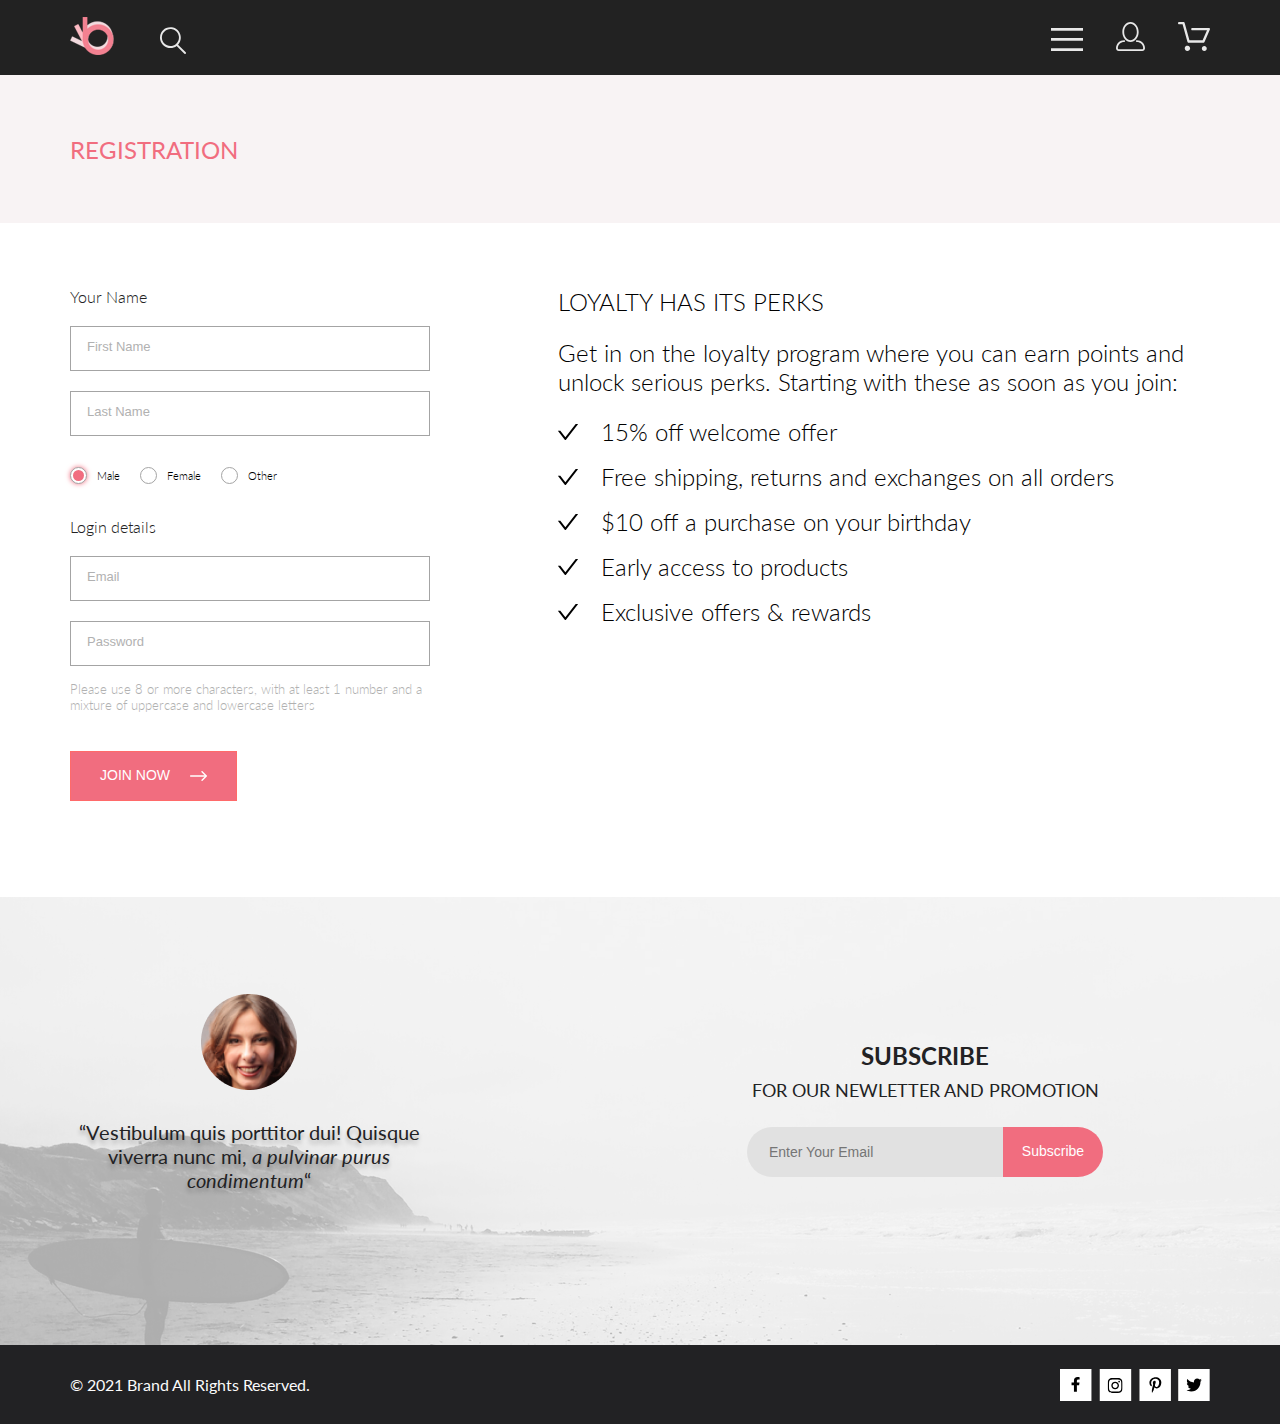
<file: registration.html>
<!DOCTYPE html>
<html lang="en">

<head>
    <meta charset="UTF-8">
    <meta http-equiv="X-UA-Compatible" content="IE=edge">
    <meta name="viewport" content="width=device-width, initial-scale=1.0">   
    <title>Document</title>
    <link rel="preconnect" href="https://fonts.gstatic.com">
    <link href="https://fonts.googleapis.com/css2?family=Lato:wght@300;400;900&display=swap" rel="stylesheet">
    <link rel="stylesheet" href="css/style.css">
</head>

<body>
    <div class="wrapper">
        <div class="top">
            <header class="header center">
                <div class="header__left">
                    <a href="index.html"><img src="img/logo.svg" alt="logo"></a>
                    <svg class="header__search" width="27" height="28" viewBox="0 0 27 28" fill="none" xmlns="http://www.w3.org/2000/svg">
                        <path d="M19.0596 17.6259C20.6713 15.8658 21.6282 13.6048 21.7698 11.2225C21.9113 8.84018 21.2288 6.48173 19.8369 4.54318C18.445 2.60463 16.4285 1.20404 14.126 0.576619C11.8234 -0.0508009 9.3751 0.13316 7.19217 1.09761C5.00923 2.06205 3.22463 3.74825 2.13804 5.87302C1.05145 7.9978 0.729054 10.4318 1.225 12.7661C1.72094 15.1005 3.00501 17.1932 4.86158 18.6927C6.71814 20.1922 9.03413 21.0072 11.4206 21.0009C13.673 21.004 15.8645 20.27 17.6606 18.9109L25.4086 26.7179C25.4941 26.807 25.5965 26.8781 25.7099 26.927C25.8232 26.9759 25.9452 27.0017 26.0686 27.0029C26.1923 27.0033 26.3148 26.9782 26.4283 26.9292C26.5419 26.8801 26.6441 26.8082 26.7286 26.7179C26.9025 26.537 26.9997 26.2958 26.9997 26.0449C26.9997 25.794 26.9025 25.5528 26.7286 25.3719L19.0596 17.6259ZM2.88662 10.5009C2.89946 8.81563 3.41094 7.17187 4.35659 5.77685C5.30224 4.38183 6.63972 3.29801 8.20044 2.662C9.76115 2.02599 11.4752 1.86627 13.1266 2.20298C14.7779 2.53969 16.2926 3.35775 17.4797 4.55404C18.6668 5.75033 19.4732 7.27129 19.7972 8.92519C20.1212 10.5791 19.9483 12.2919 19.3002 13.8476C18.6522 15.4034 17.5581 16.7325 16.1559 17.6674C14.7536 18.6023 13.1059 19.1011 11.4206 19.1009C9.14916 19.0901 6.97482 18.1784 5.37484 16.566C3.77486 14.9537 2.87998 12.7724 2.88662 10.5009Z" fill="#E8E8E8"/>
                    </svg>                
                </div>
                <div class="header__right">
                    <input type="checkbox" id="switcher">
                    <label class="header__icons" for="switcher">
                        <svg width="32" height="23" viewBox="0 0 32 23" fill="none" xmlns="http://www.w3.org/2000/svg">
                            <path d="M0 23V20.31H32V23H0ZM0 12.76V10.07H32V12.76H0ZM0 2.69V0H32V2.69H0Z" fill="#E8E8E8"/>
                        </svg>
                    </label>            
                    <nav class="nav">                
                        <label for="switcher" class="nav__switch">
                            <svg width="13" height="13" viewBox="0 0 13 13" fill="none" xmlns="http://www.w3.org/2000/svg">
                            <path d="M7.4158 6.00409L11.7158 1.71409C11.9041 1.52579 12.0099 1.27039 12.0099 1.00409C12.0099 0.73779 11.9041 0.482395 11.7158 0.294092C11.5275 0.105788 11.2721 0 11.0058 0C10.7395 0 10.4841 0.105788 10.2958 0.294092L6.0058 4.59409L1.7158 0.294092C1.52749 0.105788 1.2721 -1.9841e-09 1.0058 0C0.739497 1.9841e-09 0.484102 0.105788 0.295798 0.294092C0.107495 0.482395 0.0017066 0.73779 0.0017066 1.00409C0.0017066 1.27039 0.107495 1.52579 0.295798 1.71409L4.5958 6.00409L0.295798 10.2941C0.20207 10.3871 0.127676 10.4977 0.0769072 10.6195C0.0261385 10.7414 0 10.8721 0 11.0041C0 11.1361 0.0261385 11.2668 0.0769072 11.3887C0.127676 11.5105 0.20207 11.6211 0.295798 11.7141C0.388761 11.8078 0.499362 11.8822 0.621222 11.933C0.743081 11.9838 0.873786 12.0099 1.0058 12.0099C1.13781 12.0099 1.26852 11.9838 1.39038 11.933C1.51223 11.8822 1.62284 11.8078 1.7158 11.7141L6.0058 7.41409L10.2958 11.7141C10.3888 11.8078 10.4994 11.8822 10.6212 11.933C10.7431 11.9838 10.8738 12.0099 11.0058 12.0099C11.1378 12.0099 11.2685 11.9838 11.3904 11.933C11.5122 11.8822 11.6228 11.8078 11.7158 11.7141C11.8095 11.6211 11.8839 11.5105 11.9347 11.3887C11.9855 11.2668 12.0116 11.1361 12.0116 11.0041C12.0116 10.8721 11.9855 10.7414 11.9347 10.6195C11.8839 10.4977 11.8095 10.3871 11.7158 10.2941L7.4158 6.00409Z" fill="#6F6E6E"/>
                            </svg>
                        </label>
                        <div class="nav__links-menu">
                            <a class="header__icons header__icons_mob" href="registration.html"><svg width="29" height="29" viewBox="0 0 29 29" fill="none" xmlns="http://www.w3.org/2000/svg">
                                <path d="M14.5 19.937C19 19.937 22.656 15.464 22.656 9.968C22.656 4.472 19 0 14.5 0C13.3631 0.0217413 12.2463 0.303398 11.2351 0.823397C10.2239 1.34339 9.34507 2.08794 8.66602 3C7.12663 4.99573 6.30819 7.45381 6.34399 9.974C6.34399 15.465 10 19.937 14.5 19.937ZM14.5 1.813C18 1.813 20.844 5.472 20.844 9.969C20.844 14.466 17.998 18.125 14.5 18.125C11.002 18.125 8.15603 14.465 8.15503 9.969C8.15403 5.473 11 1.813 14.5 1.813ZM20.844 18.125C20.6036 18.125 20.373 18.2205 20.203 18.3905C20.033 18.5605 19.9375 18.7911 19.9375 19.0315C19.9375 19.2719 20.033 19.5025 20.203 19.6725C20.373 19.8425 20.6036 19.938 20.844 19.938C22.526 19.9399 24.1386 20.6088 25.3279 21.7982C26.5172 22.9875 27.1861 24.6 27.188 26.282C27.1875 26.5221 27.0918 26.7523 26.922 26.9221C26.7522 27.0918 26.5221 27.1875 26.282 27.188H2.71997C2.47985 27.1875 2.24975 27.0918 2.07996 26.9221C1.91016 26.7523 1.81449 26.5221 1.81396 26.282C1.81608 24.6001 2.48517 22.9877 3.67444 21.7985C4.86371 20.6092 6.47608 19.9401 8.15796 19.938C8.39824 19.938 8.62868 19.8425 8.79858 19.6726C8.96849 19.5027 9.06396 19.2723 9.06396 19.032C9.06396 18.7917 8.96849 18.5613 8.79858 18.3914C8.62868 18.2215 8.39824 18.126 8.15796 18.126C5.99541 18.1279 3.92201 18.9875 2.39258 20.5164C0.863144 22.0453 0.00264777 24.1185 0 26.281C0.000794067 27.0019 0.287502 27.693 0.797241 28.2027C1.30698 28.7125 1.99811 28.9992 2.71899 29H26.282C27.0027 28.9989 27.6936 28.7121 28.2031 28.2024C28.7126 27.6927 28.9992 27.0017 29 26.281C28.9974 24.1187 28.1372 22.0457 26.6083 20.5168C25.0793 18.9878 23.0063 18.1276 20.844 18.125Z" fill="#E8E8E8"/>
                            </svg></a>
                            <a class="header__icons header__icons_mob" href="cart.html"><svg width="32" height="29" viewBox="0 0 32 29" fill="none" xmlns="http://www.w3.org/2000/svg">
                                <path d="M26.2009 29C25.5532 28.9738 24.9415 28.6948 24.4972 28.2227C24.0529 27.7506 23.8114 27.1232 23.8245 26.475C23.8376 25.8269 24.1043 25.2097 24.5673 24.7559C25.0303 24.3022 25.6527 24.048 26.301 24.048C26.9493 24.048 27.5717 24.3022 28.0347 24.7559C28.4977 25.2097 28.7644 25.8269 28.7775 26.475C28.7906 27.1232 28.549 27.7506 28.1047 28.2227C27.6604 28.6948 27.0488 28.9738 26.401 29H26.2009ZM6.75293 26.32C6.75293 25.79 6.91011 25.2718 7.20459 24.8311C7.49907 24.3904 7.91764 24.0469 8.40735 23.844C8.89705 23.6412 9.43594 23.5881 9.95581 23.6915C10.4757 23.7949 10.9532 24.0502 11.328 24.425C11.7028 24.7998 11.9581 25.2773 12.0615 25.7972C12.1649 26.317 12.1118 26.8559 11.9089 27.3456C11.7061 27.8353 11.3626 28.2539 10.9219 28.5483C10.4812 28.8428 9.96304 29 9.43298 29C9.08087 29.0003 8.73212 28.9311 8.40674 28.7966C8.08136 28.662 7.78569 28.4646 7.53662 28.2158C7.28755 27.9669 7.09001 27.6713 6.9552 27.3461C6.82039 27.0208 6.75098 26.6721 6.75098 26.32H6.75293ZM10.553 20.686C10.2935 20.6868 10.0409 20.6024 9.83411 20.4457C9.62727 20.2891 9.47758 20.0689 9.40796 19.819L4.57495 2.36401H1.18201C0.868521 2.36401 0.567859 2.23947 0.346191 2.01781C0.124523 1.79614 0 1.49549 0 1.18201C0 0.868519 0.124523 0.567873 0.346191 0.346205C0.567859 0.124537 0.868521 5.81268e-06 1.18201 5.81268e-06H5.46301C5.7225 -0.00080736 5.97504 0.0837201 6.18176 0.240568C6.38848 0.397416 6.53784 0.617884 6.60693 0.868006L11.4399 18.323H24.6179L29.001 8.27501H14.401C14.2428 8.27961 14.0854 8.25242 13.9379 8.19507C13.7904 8.13771 13.6559 8.05134 13.5424 7.94108C13.4288 7.83082 13.3386 7.69891 13.277 7.55315C13.2154 7.40739 13.1836 7.25075 13.1836 7.0925C13.1836 6.93426 13.2154 6.77762 13.277 6.63186C13.3386 6.4861 13.4288 6.35419 13.5424 6.24393C13.6559 6.13367 13.7904 6.0473 13.9379 5.98994C14.0854 5.93259 14.2428 5.90541 14.401 5.91001H30.814C31.0097 5.90996 31.2022 5.95866 31.3744 6.05172C31.5465 6.14478 31.6928 6.27926 31.7999 6.44301C31.9078 6.60729 31.9734 6.79569 31.9908 6.99145C32.0083 7.18721 31.9771 7.38424 31.9 7.565L26.495 19.977C26.4026 20.1876 26.251 20.3668 26.0585 20.4927C25.866 20.6186 25.641 20.6858 25.411 20.686H10.553Z" fill="#E8E8E8"/>
                            </svg></a> 
                        </div>
                        <h3 class="nav__heading">MENU</h3>
                        <ul class="nav__catalog">
                            <li class="nav__list-catalog">
                                <a href="catalog.html" class="nav__list">MAN</a>
                                <ul class="nav__items">
                                    <li><a href="catalog.html" class="nav__link">Accessories</a></li>
                                    <li><a href="catalog.html" class="nav__link">Bags</a></li>
                                    <li><a href="catalog.html" class="nav__link">Denim</a></li>
                                    <li><a href="catalog.html" class="nav__link">T-Shirts</a></li>
                                </ul>
                            </li>
                            <li class="nav__list-catalog">
                                <a href="catalog.html" class="nav__list">WOMAN</a>
                                <ul class="nav__items">
                                    <li><a href="catalog.html" class="nav__link">Accessories</a></li>
                                    <li><a href="catalog.html" class="nav__link">Jackets &#38; Coats</a></li>
                                    <li><a href="catalog.html" class="nav__link">Polos</a></li>
                                    <li><a href="catalog.html" class="nav__link">T-Shirts</a></li>
                                    <li><a href="catalog.html" class="nav__link">Shirts</a></li>
                                </ul>
                            </li>
                            <li class="nav__list-catalog">
                                <a href="catalog.html" class="nav__list">KIDS</a>
                                <ul class="nav__items">
                                    <li><a href="catalog.html" class="nav__link">Accessories</a></li>
                                    <li><a href="catalog.html" class="nav__link">Jackets &#38; Coats</a></li>
                                    <li><a href="catalog.html" class="nav__link">Polos</a></li>
                                    <li><a href="catalog.html" class="nav__link">T-Shirts</a></li>
                                    <li><a href="catalog.html" class="nav__link">Shirts</a></li>
                                    <li><a href="catalog.html" class="nav__link">Bags</a></li>
                                </ul>
                            </li>
                        </ul>
                    </nav>
                    <a class="header__icons header__icons_desc" href="registration.html"><svg width="29" height="29" viewBox="0 0 29 29" fill="none" xmlns="http://www.w3.org/2000/svg">
                        <path d="M14.5 19.937C19 19.937 22.656 15.464 22.656 9.968C22.656 4.472 19 0 14.5 0C13.3631 0.0217413 12.2463 0.303398 11.2351 0.823397C10.2239 1.34339 9.34507 2.08794 8.66602 3C7.12663 4.99573 6.30819 7.45381 6.34399 9.974C6.34399 15.465 10 19.937 14.5 19.937ZM14.5 1.813C18 1.813 20.844 5.472 20.844 9.969C20.844 14.466 17.998 18.125 14.5 18.125C11.002 18.125 8.15603 14.465 8.15503 9.969C8.15403 5.473 11 1.813 14.5 1.813ZM20.844 18.125C20.6036 18.125 20.373 18.2205 20.203 18.3905C20.033 18.5605 19.9375 18.7911 19.9375 19.0315C19.9375 19.2719 20.033 19.5025 20.203 19.6725C20.373 19.8425 20.6036 19.938 20.844 19.938C22.526 19.9399 24.1386 20.6088 25.3279 21.7982C26.5172 22.9875 27.1861 24.6 27.188 26.282C27.1875 26.5221 27.0918 26.7523 26.922 26.9221C26.7522 27.0918 26.5221 27.1875 26.282 27.188H2.71997C2.47985 27.1875 2.24975 27.0918 2.07996 26.9221C1.91016 26.7523 1.81449 26.5221 1.81396 26.282C1.81608 24.6001 2.48517 22.9877 3.67444 21.7985C4.86371 20.6092 6.47608 19.9401 8.15796 19.938C8.39824 19.938 8.62868 19.8425 8.79858 19.6726C8.96849 19.5027 9.06396 19.2723 9.06396 19.032C9.06396 18.7917 8.96849 18.5613 8.79858 18.3914C8.62868 18.2215 8.39824 18.126 8.15796 18.126C5.99541 18.1279 3.92201 18.9875 2.39258 20.5164C0.863144 22.0453 0.00264777 24.1185 0 26.281C0.000794067 27.0019 0.287502 27.693 0.797241 28.2027C1.30698 28.7125 1.99811 28.9992 2.71899 29H26.282C27.0027 28.9989 27.6936 28.7121 28.2031 28.2024C28.7126 27.6927 28.9992 27.0017 29 26.281C28.9974 24.1187 28.1372 22.0457 26.6083 20.5168C25.0793 18.9878 23.0063 18.1276 20.844 18.125Z" fill="#E8E8E8"/>
                    </svg></a>
                    <a class="header__icons header__icons_desc" href="cart.html"><svg width="32" height="29" viewBox="0 0 32 29" fill="none" xmlns="http://www.w3.org/2000/svg">
                        <path d="M26.2009 29C25.5532 28.9738 24.9415 28.6948 24.4972 28.2227C24.0529 27.7506 23.8114 27.1232 23.8245 26.475C23.8376 25.8269 24.1043 25.2097 24.5673 24.7559C25.0303 24.3022 25.6527 24.048 26.301 24.048C26.9493 24.048 27.5717 24.3022 28.0347 24.7559C28.4977 25.2097 28.7644 25.8269 28.7775 26.475C28.7906 27.1232 28.549 27.7506 28.1047 28.2227C27.6604 28.6948 27.0488 28.9738 26.401 29H26.2009ZM6.75293 26.32C6.75293 25.79 6.91011 25.2718 7.20459 24.8311C7.49907 24.3904 7.91764 24.0469 8.40735 23.844C8.89705 23.6412 9.43594 23.5881 9.95581 23.6915C10.4757 23.7949 10.9532 24.0502 11.328 24.425C11.7028 24.7998 11.9581 25.2773 12.0615 25.7972C12.1649 26.317 12.1118 26.8559 11.9089 27.3456C11.7061 27.8353 11.3626 28.2539 10.9219 28.5483C10.4812 28.8428 9.96304 29 9.43298 29C9.08087 29.0003 8.73212 28.9311 8.40674 28.7966C8.08136 28.662 7.78569 28.4646 7.53662 28.2158C7.28755 27.9669 7.09001 27.6713 6.9552 27.3461C6.82039 27.0208 6.75098 26.6721 6.75098 26.32H6.75293ZM10.553 20.686C10.2935 20.6868 10.0409 20.6024 9.83411 20.4457C9.62727 20.2891 9.47758 20.0689 9.40796 19.819L4.57495 2.36401H1.18201C0.868521 2.36401 0.567859 2.23947 0.346191 2.01781C0.124523 1.79614 0 1.49549 0 1.18201C0 0.868519 0.124523 0.567873 0.346191 0.346205C0.567859 0.124537 0.868521 5.81268e-06 1.18201 5.81268e-06H5.46301C5.7225 -0.00080736 5.97504 0.0837201 6.18176 0.240568C6.38848 0.397416 6.53784 0.617884 6.60693 0.868006L11.4399 18.323H24.6179L29.001 8.27501H14.401C14.2428 8.27961 14.0854 8.25242 13.9379 8.19507C13.7904 8.13771 13.6559 8.05134 13.5424 7.94108C13.4288 7.83082 13.3386 7.69891 13.277 7.55315C13.2154 7.40739 13.1836 7.25075 13.1836 7.0925C13.1836 6.93426 13.2154 6.77762 13.277 6.63186C13.3386 6.4861 13.4288 6.35419 13.5424 6.24393C13.6559 6.13367 13.7904 6.0473 13.9379 5.98994C14.0854 5.93259 14.2428 5.90541 14.401 5.91001H30.814C31.0097 5.90996 31.2022 5.95866 31.3744 6.05172C31.5465 6.14478 31.6928 6.27926 31.7999 6.44301C31.9078 6.60729 31.9734 6.79569 31.9908 6.99145C32.0083 7.18721 31.9771 7.38424 31.9 7.565L26.495 19.977C26.4026 20.1876 26.251 20.3668 26.0585 20.4927C25.866 20.6186 25.641 20.6858 25.411 20.686H10.553Z" fill="#E8E8E8"/>
                    </svg></a>                     
                </div>
            </header>
        
            <section class="breadcrumbs center breadcrumbs__cart-reg">
                <h3 class="breadcrumbs__heading">REGISTRATION</h3>
            </section>
        
            <section class="registration center">
                <div class="registration__form">
                    <form action="#" class="form">
                        <h3 class="form__heading">Your Name</h3>
                        <input type="text" placeholder="First Name" class="form__input form__input_reg" required>
                        <input type="text" placeholder="Last Name" class="form__input form__input_reg" required>
        
                        <div class="registration__gender">                
                            <label class="registration__radio">
                                <input class="registration__input" type="radio" name="gender" checked>
                                <span class="registration__span"></span> Male
                            </label>
                            <label class="registration__radio">
                                <input class="registration__input" type="radio" name="gender">
                                <span class="registration__span"></span> Female
                            </label>
                            <label class="registration__radio">
                                <input class="registration__input" type="radio" name="gender">
                                <span class="registration__span"></span> Other
                            </label>
                        </div>
        
                        <h3 class="form__heading">Login details</h3>
                        <input type="email" placeholder="Email" class="form__input form__input_reg" required>
                        <input type="password" placeholder="Password" class="form__input form__input_reg" required>
                        <p class="form__text">Please use 8 or more characters, with at least 1 number and a mixture of uppercase and lowercase letters</p>
        
                        <button class="button button_registration" type="submit">
                        JOIN NOW
                        <svg class="registration_arrow" width="17" height="10" viewBox="0 0 17 10" fill="none" xmlns="http://www.w3.org/2000/svg">
                        <path fill-rule="evenodd" clip-rule="evenodd" d="M11.54 0.208095C11.6058 0.142131 11.684 0.0897967 11.77 0.0540883C11.8561 0.01838 11.9483 0 12.0415 0C12.1347 0 12.2269 0.01838 12.313 0.0540883C12.399 0.0897967 12.4772 0.142131 12.543 0.208095L16.7929 4.458C16.8589 4.5238 16.9112 4.60196 16.9469 4.68802C16.9826 4.77407 17.001 4.86632 17.001 4.95949C17.001 5.05266 16.9826 5.14491 16.9469 5.23097C16.9112 5.31702 16.8589 5.39518 16.7929 5.46098L12.543 9.71089C12.41 9.84389 12.2296 9.91861 12.0415 9.91861C11.8534 9.91861 11.673 9.84389 11.54 9.71089C11.407 9.57788 11.3323 9.39749 11.3323 9.2094C11.3323 9.0213 11.407 8.84091 11.54 8.70791L15.2898 4.95949L11.54 1.21107C11.474 1.14528 11.4217 1.06711 11.386 0.981059C11.3503 0.895005 11.3319 0.802752 11.3319 0.709584C11.3319 0.616415 11.3503 0.524162 11.386 0.438109C11.4217 0.352055 11.474 0.273891 11.54 0.208095Z" fill="white"/>
                        <path fill-rule="evenodd" clip-rule="evenodd" d="M0 4.95948C0 4.77162 0.0746263 4.59146 0.207462 4.45862C0.340297 4.32579 0.52046 4.25116 0.708318 4.25116H15.583C15.7708 4.25116 15.951 4.32579 16.0838 4.45862C16.2167 4.59146 16.2913 4.77162 16.2913 4.95948C16.2913 5.14734 16.2167 5.3275 16.0838 5.46033C15.951 5.59317 15.7708 5.6678 15.583 5.6678H0.708318C0.52046 5.6678 0.340297 5.59317 0.207462 5.46033C0.0746263 5.3275 0 5.14734 0 4.95948Z" fill="white"/>
                        </svg>
                        </button>
                    </form>         
                </div>
        
                <div class="perks">
                    <h3 class="perks__heading">LOYALTY HAS ITS PERKS</h3>
                    <p class="perks__text">Get in on the loyalty program where you can earn points and unlock serious perks. Starting with these as soon as you join:</p>
                    <ul class="perks__ul">
                        <li class="perks__list"><p class="perks__loyalty">15&#37; off welcome offer</p></li>
                        <li class="perks__list"><p class="perks__loyalty">Free shipping, returns and exchanges on all orders</p></li>
                        <li class="perks__list"><p class="perks__loyalty">&#36;10 off a purchase on your birthday</p></li>
                        <li class="perks__list"><p class="perks__loyalty">Early access to products</p></li>
                        <li class="perks__list"><p class="perks__loyalty">Exclusive offers &#38; rewards</p></li>
                    </ul>
                </div>
            </section>    
        </div>

        <div class="bottom">
            <footer class="footer">
                <section class="subscribe center">
                    <div class="subscribe__info">
                        <img src="img/head.png" alt="head">
                        <p class="subscribe__text">“Vestibulum quis porttitor dui! Quisque viverra nunc mi,<span class="subscribe__text_select"> a pulvinar purus condimentum</span>“</p>
                    </div>
                    <form class="subscribe__form" action="#">
                        <h3 class="subscribe__heading">SUBSCRIBE</h3>
                        <p class="subscribe__text_form">FOR OUR NEWLETTER AND PROMOTION</p>
                        <div class="subscribe__push">
                            <input class="subscribe__input-text" type="email" placeholder="Enter Your Email" required>
                            <button class="subscribe__button" type="submit">Subscribe</button>
                        </div>            
                    </form>
                </section>
            
                <div class="footer-bottom center">
                    <p class="footer-bottom__text">&copy; 2021  Brand  All Rights Reserved.</p>
                    <div class="footer-bottom__media">
                        <a class="footer-bottom__link" href="https://ru-ru.facebook.com/" target="blank"><svg width="32" height="32" viewBox="0 0 32 32" fill="none" xmlns="http://www.w3.org/2000/svg">
                            <path class="path__back" d="M31.4506 0H0V32H31.4506V0Z" fill="white"/>
                            <path class="path__icon" d="M19.0884 16.28L19.5069 13.616H16.8902V11.8873C16.8902 11.1585 17.2557 10.4481 18.4277 10.4481H19.6172V8.17997C19.6172 8.17997 18.5377 8 17.5056 8C15.3507 8 13.9422 9.27593 13.9422 11.5857V13.616H11.5469V16.28H13.9422V22.72H16.8902V16.28H19.0884Z" fill="black"/>
                            </svg>
                        </a>
                        <a class="footer-bottom__link" href="https://www.instagram.com/" target="blank"><svg width="33" height="32" viewBox="0 0 33 32" fill="none" xmlns="http://www.w3.org/2000/svg">
                            <path class="path__back" d="M32.1889 0H0.738281V32H32.1889V0Z" fill="white"/>
                            <g clip-path="url(#clip0)">
                            <path class="path__icon" d="M16.139 12.6816C14.0238 12.6816 12.3177 14.3849 12.3177 16.4966C12.3177 18.6083 14.0238 20.3117 16.139 20.3117C18.2541 20.3117 19.9602 18.6083 19.9602 16.4966C19.9602 14.3849 18.2541 12.6816 16.139 12.6816ZM16.139 18.9769C14.7721 18.9769 13.6547 17.8646 13.6547 16.4966C13.6547 15.1287 14.7688 14.0164 16.139 14.0164C17.5092 14.0164 18.6233 15.1287 18.6233 16.4966C18.6233 17.8646 17.5058 18.9769 16.139 18.9769ZM21.0078 12.5255C21.0078 13.0203 20.6087 13.4154 20.1165 13.4154C19.621 13.4154 19.2252 13.0169 19.2252 12.5255C19.2252 12.0341 19.6243 11.6357 20.1165 11.6357C20.6087 11.6357 21.0078 12.0341 21.0078 12.5255ZM23.5386 13.4287C23.4821 12.2367 23.2094 11.1808 22.3347 10.3109C21.4634 9.44097 20.4058 9.1687 19.2119 9.10894C17.9814 9.03921 14.2932 9.03921 13.0627 9.10894C11.8721 9.16538 10.8145 9.43765 9.93987 10.3076C9.06522 11.1775 8.79584 12.2333 8.73597 13.4253C8.66613 14.6539 8.66613 18.3361 8.73597 19.5646C8.79251 20.7566 9.06522 21.8124 9.93987 22.6824C10.8145 23.5523 11.8688 23.8246 13.0627 23.8843C14.2932 23.9541 17.9814 23.9541 19.2119 23.8843C20.4058 23.8279 21.4634 23.5556 22.3347 22.6824C23.2061 21.8124 23.4788 20.7566 23.5386 19.5646C23.6085 18.3361 23.6085 14.6572 23.5386 13.4287ZM21.949 20.8828C21.6895 21.5335 21.1874 22.0349 20.5322 22.2972C19.5511 22.6857 17.2231 22.596 16.139 22.596C15.0548 22.596 12.7235 22.6824 11.7457 22.2972C11.0939 22.0382 10.5917 21.5369 10.329 20.8828C9.93987 19.9033 10.0297 17.5791 10.0297 16.4966C10.0297 15.4142 9.9432 13.0867 10.329 12.1105C10.5884 11.4597 11.0906 10.9583 11.7457 10.696C12.7268 10.3076 15.0548 10.3972 16.139 10.3972C17.2231 10.3972 19.5545 10.3109 20.5322 10.696C21.184 10.955 21.6862 11.4564 21.949 12.1105C22.3381 13.09 22.2483 15.4142 22.2483 16.4966C22.2483 17.5791 22.3381 19.9066 21.949 20.8828Z" fill="black"/>
                            </g>
                            <defs>
                            <clipPath id="clip0">
                            <rect width="14.8991" height="17" fill="white" transform="translate(8.68555 8)"/>
                            </clipPath>
                            </defs>
                            </svg>
                        </a>
                        <a class="footer-bottom__link" href="https://www.pinterest.ru/" target="blank"><svg width="32" height="32" viewBox="0 0 32 32" fill="none" xmlns="http://www.w3.org/2000/svg">
                            <path class="path__back" d="M31.9252 0H0.474609V32H31.9252V0Z" fill="white"/>
                            <g clip-path="url(#clip0)">
                            <path class="path__icon" d="M16.7403 8.20312C13.5556 8.20312 10.4082 10.3406 10.4082 13.8C10.4082 16 11.6374 17.25 12.3823 17.25C12.6896 17.25 12.8666 16.3875 12.8666 16.1438C12.8666 15.8531 12.1309 15.2344 12.1309 14.025C12.1309 11.5125 14.0305 9.73125 16.4889 9.73125C18.6027 9.73125 20.1671 10.9406 20.1671 13.1625C20.1671 14.8219 19.506 17.9344 17.3642 17.9344C16.5913 17.9344 15.9302 17.3719 15.9302 16.5656C15.9302 15.3844 16.7496 14.2406 16.7496 13.0219C16.7496 10.9531 13.835 11.3281 13.835 13.8281C13.835 14.3531 13.9002 14.9344 14.133 15.4125C13.7046 17.2688 12.8293 20.0344 12.8293 21.9469C12.8293 22.5375 12.9131 23.1188 12.969 23.7094C13.0745 23.8281 13.0218 23.8156 13.1832 23.7563C14.7476 21.6 14.6917 21.1781 15.3994 18.3562C15.7812 19.0875 16.7683 19.4812 17.5505 19.4812C20.8469 19.4812 22.3275 16.2469 22.3275 13.3313C22.3275 10.2281 19.6643 8.20312 16.7403 8.20312Z" fill="black"/>
                            </g>
                            <defs>
                            <clipPath id="clip1">
                            <rect width="11.9193" height="16" fill="white" transform="translate(10.4082 8)"/>
                            </clipPath>
                            </defs>
                            </svg>
                        </a>
                        <a class="footer-bottom__link" href="https://twitter.com/?lang=ru" target="blank"><svg width="32" height="32" viewBox="0 0 32 32" fill="none" xmlns="http://www.w3.org/2000/svg">
                            <path class="path__back" d="M31.6635 0H0.212891V32H31.6635V0Z" fill="white"/>
                            <g clip-path="url(#clip0)">
                            <path class="path__icon" d="M22.417 12.7405C22.427 12.8826 22.427 13.0248 22.427 13.1669C22.427 17.5019 19.1498 22.4969 13.1599 22.4969C11.3145 22.4969 9.60022 21.9588 8.1582 21.0248C8.4204 21.0552 8.67247 21.0654 8.94475 21.0654C10.4674 21.0654 11.8691 20.5476 12.9884 19.6644C11.5565 19.6339 10.3565 18.6898 9.94305 17.3903C10.1447 17.4207 10.3464 17.441 10.5582 17.441C10.8506 17.441 11.1431 17.4004 11.4153 17.3294C9.92291 17.0248 8.80355 15.705 8.80355 14.1111V14.0705C9.23715 14.3141 9.74139 14.4664 10.2758 14.4867C9.39849 13.8979 8.82373 12.8928 8.82373 11.7557C8.82373 11.1466 8.98504 10.5882 9.26741 10.1009C10.8708 12.0908 13.2809 13.3902 15.9833 13.5324C15.9329 13.2887 15.9027 13.035 15.9027 12.7811C15.9027 10.974 17.3548 9.50195 19.1598 9.50195C20.0976 9.50195 20.9446 9.89789 21.5396 10.5375C22.2757 10.3954 22.9816 10.1212 23.6068 9.74561C23.3648 10.507 22.8505 11.1466 22.1749 11.5527C22.8304 11.4817 23.4657 11.2989 24.0505 11.0451C23.6069 11.6948 23.0522 12.2735 22.417 12.7405Z" fill="black"/>
                            </g>
                            <defs>
                            <clipPath id="clip2">
                            <rect width="15.8924" height="16" fill="white" transform="translate(8.1582 8)"/>
                            </clipPath>
                            </defs>
                            </svg>
                        </a>
                    </div>
                </div>
            </footer> 
        </div>        
    </div>      
</body>
</html>
</file>
<file: css/style.css>
@-webkit-keyframes vibrate {
  0% {
    transform: translate(0);
  }
  20% {
    transform: translate(-2px, 2px);
  }
  40% {
    transform: translate(-2px, -2px);
  }
  60% {
    transform: translate(2px, 2px);
  }
  80% {
    transform: translate(2px, -2px);
  }
  100% {
    transform: translate(0);
  }
}
@keyframes vibrate {
  0% {
    transform: translate(0);
  }
  20% {
    transform: translate(-2px, 2px);
  }
  40% {
    transform: translate(-2px, -2px);
  }
  60% {
    transform: translate(2px, 2px);
  }
  80% {
    transform: translate(2px, -2px);
  }
  100% {
    transform: translate(0);
  }
}
@-webkit-keyframes vertical {
  0% {
    transform: translate(0);
  }
  20% {
    transform: translateY(2px) scale(1.05);
  }
  40% {
    transform: translateY(-2px) scale(1.05);
  }
  60% {
    transform: translateY(2px) scale(1.05);
  }
  80% {
    transform: translateY(-2px) scale(1.05);
  }
  100% {
    transform: translate(0);
  }
}
@keyframes vertical {
  0% {
    transform: translate(0);
  }
  20% {
    transform: translateY(2px) scale(1.05);
  }
  40% {
    transform: translateY(-2px) scale(1.05);
  }
  60% {
    transform: translateY(2px) scale(1.05);
  }
  80% {
    transform: translateY(-2px) scale(1.05);
  }
  100% {
    transform: translate(0);
  }
}
@-webkit-keyframes puls {
  0% {
    transform: scale(1);
  }
  50% {
    transform: scale(1.5);
  }
  100% {
    transform: scale(1);
  }
}
@keyframes puls {
  0% {
    transform: scale(1);
  }
  50% {
    transform: scale(1.5);
  }
  100% {
    transform: scale(1);
  }
}
* {
  margin: 0;
  padding: 0;
}

body {
  font-family: "Lato", sans-serif;
}

a {
  text-decoration: none;
}

summary {
  display: block;
  outline: none;
}
summary::-webkit-details-marker {
  display: none;
}

.center {
  padding-left: calc(50% - 570px);
  padding-right: calc(50% - 570px);
}

.wrapper {
  display: flex;
  flex-direction: column;
  min-height: 100vh;
}

.top {
  flex-grow: 1;
  position: relative;
  overflow: hidden;
}

.header {
  height: 75px;
  background: #222222;
  display: flex;
  justify-content: space-between;
  align-items: center;
}
.header__search {
  margin-left: 41px;
}
.header__right {
  display: flex;
  align-items: flex-end;
}
.header__icons:not(:last-child) {
  margin-right: 33px;
}
.header__icons_mob {
  display: none;
}

.nav {
  background: #ffffff;
  position: absolute;
  top: 75px;
  right: -232px;
  width: 232px;
  z-index: 3;
  box-sizing: border-box;
  display: flex;
  flex-direction: column;
  padding: 16px 16px 22px 32px;
  transition: right 0.3s;
}
.nav__switch {
  align-self: flex-end;
  transition: fill 0.3s;
}
.nav__switch:hover path {
  fill: #222222;
}
.nav__heading {
  font-style: normal;
  font-weight: bold;
  font-size: 14px;
  line-height: 17px;
  color: #000000;
  margin-bottom: 4px;
  margin-top: 9px;
}
.nav__catalog {
  list-style-type: none;
}
.nav__list-catalog {
  margin-top: 20px;
}
.nav__list {
  font-style: normal;
  font-weight: normal;
  font-size: 14px;
  line-height: 17px;
  color: #f16d7f;
  transition: font-weight 0.3s;
}
.nav__list:hover {
  font-weight: bold;
}
.nav__items {
  list-style-type: none;
  margin-left: 22px;
  margin-top: 12px;
}
.nav__items li:not(:first-child) {
  margin-top: 11px;
}
.nav__link {
  font-style: normal;
  font-weight: normal;
  font-size: 14px;
  line-height: 17px;
  color: #6f6e6e;
  transition: font-weight 0.3s;
}
.nav__link:hover {
  font-weight: bold;
}

#switcher {
  display: none;
}
#switcher:checked ~ .nav {
  right: 0;
  box-shadow: 6px 4px 35px rgba(0, 0, 0, 0.21);
}

.promo {
  background: #f1e4e6;
  display: flex;
  padding-left: calc(50% - 800px);
  padding-right: calc(50% - 800px);
}
.promo__img {
  width: 50%;
}
.promo__photo {
  width: 100%;
}
.promo__text {
  padding-top: 16%;
}
.promo__content {
  border-left: 12px solid #f16d7f;
  padding-left: 16px;
}
.promo__h1 {
  font-style: normal;
  font-weight: 900;
  font-size: 48px;
  line-height: 58px;
  color: #222222;
}
.promo__h2 {
  font-style: normal;
  font-weight: 400;
  font-size: 32px;
  line-height: 38px;
  color: #222222;
}
.promo__h2_select {
  color: #f16d7f;
}

.offer {
  padding-top: 64px;
  padding-bottom: 96px;
}
.offer__top {
  display: flex;
  gap: 30px;
}
.offer__item {
  height: 260px;
  flex-grow: 1;
  flex-basis: 360px;
  background-position: center;
  background-size: cover;
  display: flex;
  flex-direction: column;
  justify-content: center;
  align-items: center;
}
.offer__item_1 {
  background-image: url(../img/Group36.jpg);
}
.offer__item_2 {
  background-image: url(../img/Group37.jpg);
}
.offer__item_3 {
  background-image: url(../img/Group38.jpg);
}
.offer__bottom {
  height: 180px;
  background-image: url(../img/Group39.jpg);
  background-position: center;
  background-size: cover;
  display: flex;
  flex-direction: column;
  justify-content: center;
  align-items: center;
  margin-top: 30px;
}
.offer__text {
  font-style: normal;
  font-weight: normal;
  font-size: 16px;
  line-height: 19px;
  color: #ffffff;
  text-align: center;
}
.offer__heading {
  font-style: normal;
  font-weight: bold;
  font-size: 24px;
  line-height: 29px;
  color: #f16d7f;
  text-align: center;
}

.fetured-items {
  display: flex;
  flex-direction: column;
  padding-bottom: 96px;
}
.fetured-items__heading {
  font-style: normal;
  font-weight: normal;
  font-size: 30px;
  line-height: 36px;
  color: #222222;
  text-align: center;
}
.fetured-items__text {
  font-style: normal;
  font-weight: normal;
  font-size: 14px;
  line-height: 17px;
  color: #9f9f9f;
  text-align: center;
  margin-top: 6px;
}

.product-box {
  display: flex;
  flex-wrap: wrap;
  justify-content: center;
  gap: 30px;
  padding-top: 48px;
  padding-bottom: 48px;
}

.product {
  width: 360px;
  position: relative;
  transition: all 0.3s;
  /* padding: 24px 28px 16px 20px; */
}
.product:hover {
  transform: scale(1.05);
}
.product__link {
  display: flex;
}
.product__img {
  width: 100%;
}
.product__content {
  background: #f8f8f8;
  padding: 24px 16px 20px;
}
.product__name {
  font-style: normal;
  font-weight: normal;
  font-size: 13px;
  line-height: 16px;
  color: #000000;
}
.product__text {
  font-style: normal;
  font-weight: 300;
  font-size: 14px;
  line-height: 17px;
  color: #5d5d5d;
  margin-top: 12px;
  margin-bottom: 18px;
}
.product__price {
  font-style: normal;
  font-weight: normal;
  font-size: 16px;
  line-height: 19px;
  color: #f16d7f;
}
.product__add {
  position: absolute;
  top: 188px;
  left: 111px;
  display: none;
  justify-content: center;
  align-items: center;
  border: 1px solid #ffffff;
  width: 139px;
  height: 44px;
  font-style: normal;
  font-weight: normal;
  font-size: 14px;
  line-height: 17px;
  color: #ffffff;
  transition: all 0.3s;
}
.product:hover .product__add {
  display: flex;
}
.product:hover .product__img {
  filter: brightness(0.5);
}
.product__add:hover {
  background-color: #fff;
  color: #000;
}
.product__add:hover .product__cart path {
  fill: black;
}
.product__cart {
  margin-right: 11px;
}

.feature {
  background: #222224;
  display: flex;
  gap: 30px;
  padding-top: 104px;
  padding-bottom: 104px;
}
.feature__item {
  width: 360px;
  display: flex;
  justify-content: center;
  align-items: center;
  flex-direction: column;
  transition: -webkit-animation 0.3s;
  transition: animation 0.3s;
  transition: animation 0.3s, -webkit-animation 0.3s;
}
.feature__item:hover .feature__img {
  -webkit-animation: puls 1s linear 1 both;
  animation: puls 1s linear 1 both;
}
.feature__heading {
  font-style: normal;
  font-weight: normal;
  font-size: 20px;
  line-height: 24px;
  color: #fbfbfb;
  margin-top: 19px;
  margin-bottom: 16px;
}
.feature__text {
  font-style: normal;
  font-weight: 300;
  font-size: 14px;
  line-height: 17px;
  color: #fbfbfb;
  text-align: center;
}

.subscribe {
  height: 448px;
  background-image: url(../img/contacts_back.png);
  background-repeat: no-repeat;
  background-position: center bottom;
  background-size: cover;
  display: flex;
  justify-content: space-between;
  flex-wrap: wrap;
  box-sizing: border-box;
  padding-top: 97px;
  padding-bottom: 126px;
}
.subscribe__info {
  display: flex;
  flex-direction: column;
  align-items: center;
  gap: 30px;
}
.subscribe__text {
  width: 358px;
  font-style: normal;
  font-weight: normal;
  font-size: 20px;
  line-height: 24px;
  color: #222224;
  text-align: center;
  text-shadow: 0px 4px 4px rgba(0, 0, 0, 0.25);
}
.subscribe__text_select {
  font-style: italic;
}
.subscribe__form {
  width: 50%;
  display: flex;
  flex-direction: column;
  justify-content: center;
  align-items: center;
}
.subscribe__heading {
  font-style: normal;
  font-weight: bold;
  font-size: 24px;
  line-height: 39px;
  color: #222224;
  text-align: center;
}
.subscribe__text_form {
  font-style: normal;
  font-weight: normal;
  font-size: 18px;
  line-height: 167.2%;
  color: #222224;
  text-align: center;
  margin-bottom: 21px;
}
.subscribe__push {
  display: flex;
}
.subscribe__input-text {
  font-style: normal;
  font-weight: normal;
  font-size: 14px;
  line-height: 17px;
  color: #222224;
  align-items: center;
  outline: none;
  background: #e1e1e1;
  border: 0;
  height: 50px;
  width: 256px;
  box-sizing: border-box;
  border-radius: 25px 0 0 25px;
  padding-top: 7px;
  padding-left: 22px;
  padding-bottom: 6px;
  padding-right: 5px;
}
.subscribe__button {
  font-style: normal;
  font-weight: normal;
  font-size: 14px;
  line-height: 17px;
  color: #ffffff;
  text-align: center;
  background: #f16d7f;
  border: 0;
  height: 50px;
  width: 100px;
  box-sizing: border-box;
  border-radius: 0 25px 25px 0;
  outline: none;
  transition: background 0.3s;
}
.subscribe__button:hover {
  background: #e05c6e;
}

.sort {
  display: flex;
}
.sort__summary {
  font-style: normal;
  font-weight: normal;
  font-size: 14px;
  line-height: 17px;
  color: #6f6e6e;
  padding-right: 10px;
}
.sort__details {
  position: relative;
  padding-top: 13px;
  padding-bottom: 16px;
  margin-right: 28px;
}
.sort__details_product {
  margin-right: 22px;
}
.sort__check {
  width: calc(100% + 7px);
  display: flex;
  flex-direction: column;
  position: absolute;
  z-index: 1;
  background: #ffffff;
  box-shadow: 6px 4px 35px rgba(0, 0, 0, 0.21);
  padding: 10px;
  margin-top: 5px;
  margin-left: -10px;
}
.sort__check_product {
  width: calc(100% + 1px);
}
.sort__label {
  display: flex;
  align-items: center;
  font-style: normal;
  font-weight: normal;
  font-size: 14px;
  line-height: 16px;
  color: #6f6e6e;
}
.sort__label:not(:last-child) {
  margin-bottom: 6px;
}
.sort__checkbox {
  display: none;
}
.sort__span {
  position: relative;
  display: inline-block;
  width: 13px;
  height: 13px;
  border-radius: 3px;
  border: 1px solid #a4a4a4;
  margin-right: 10px;
}
.sort__checkbox:checked + .sort__span {
  background: #ffffff;
}
.sort__checkbox:checked + .sort__span::before {
  content: "";
  position: absolute;
  left: 1px;
  top: 1px;
  background: #a4a4a4;
  width: 11px;
  height: 11px;
  border-radius: 3px;
}

.button {
  display: flex;
  align-items: center;
  box-sizing: border-box;
  outline: none;
  transition: all 0.3s;
}
.button_index {
  font-style: normal;
  font-weight: normal;
  font-size: 16px;
  line-height: 19px;
  color: #f26376;
  width: auto;
  height: auto;
  border: 1px solid #ff6a6a;
  background: #ffffff;
  align-self: center;
  padding: 14px 38px;
  transition: all 0.3s;
}
.button_index:hover {
  color: #ffffff;
  background: #f16d7f;
}
.button_cart {
  font-style: normal;
  font-weight: 300;
  font-size: 11px;
  line-height: 13px;
  color: #4a4a4a;
  width: 100px;
  height: 34px;
  border: 1px solid #a4a4a4;
  background: #ffffff;
  padding-left: 13px;
  padding-right: 11px;
  margin-top: 4px;
  transition: all 0.3s;
}
.button_cart:hover {
  color: #ffffff;
  background: #a4a4a4;
}
.button_cart-click {
  font-style: normal;
  font-weight: 300;
  font-size: 14px;
  line-height: 17px;
  color: #000000;
  text-transform: uppercase;
  width: 235px;
  height: 49px;
  padding-left: 38px;
  padding-top: 17px;
  padding-bottom: 16px;
  padding-right: 39px;
  margin-top: 0px;
}
.button_cart-click2 {
  width: 225px;
  padding-left: 37px;
  padding-right: 38px;
}
.button_cart-checkout {
  font-style: normal;
  font-weight: 300;
  font-size: 16px;
  line-height: 19px;
  color: #ffffff;
  width: auto;
  height: 50px;
  border: 1px solid #ff6a6a;
  background: #f16d7f;
  text-align: center;
  width: 275px;
  padding: 15px 42px 15px 40px;
  transition: all 0.3s;
}
.button_cart-checkout:hover {
  background: #f5f3f3;
  color: #f16d7f;
}
.button_product {
  font-style: normal;
  font-weight: normal;
  font-size: 16px;
  line-height: 19px;
  color: #f26376;
  width: 211px;
  height: 47px;
  border: 1px solid #ff6a6a;
  background: #ffffff;
  padding-left: 23px;
  margin-top: 32px;
  transition: all 0.3s;
}
.button_product:hover {
  color: #ffffff;
  background: #f26376;
}
.button_product:hover path {
  fill: #ffffff;
}
.button_registration {
  font-style: normal;
  font-weight: normal;
  font-size: 14px;
  line-height: 17px;
  color: #ffffff;
  width: 167px;
  height: 50px;
  border: 1px solid #ff6a6a;
  background: #f16d7f;
  padding-top: 15px;
  padding-bottom: 16px;
  padding-left: 29px;
  margin-top: 18px;
  transition: all 0.3s;
}
.button_registration:hover {
  color: #f16d7f;
  background: #ffffff;
}
.button_registration:hover path {
  fill: #f16d7f;
}

.form {
  width: 360px;
  display: flex;
  flex-direction: column;
  gap: 20px;
}
.form_cart {
  margin-bottom: 57px;
}
.form__heading {
  font-style: normal;
  font-weight: 300;
  font-size: 16px;
  line-height: 19px;
  color: #222222;
}
.form__input {
  font-style: normal;
  font-weight: normal;
  font-size: 13px;
  line-height: 16px;
  color: #222222;
  border: 1px solid #a4a4a4;
  background: #ffffff;
  outline-color: grey;
  padding: 13px 16px 16px 16px;
}
.form__input::-moz-placeholder {
  color: #b1b1b1;
}
.form__input:-ms-input-placeholder {
  color: #b1b1b1;
}
.form__input::placeholder {
  color: #b1b1b1;
}
.form__input_cart::-moz-placeholder {
  color: #8e8e8e;
}
.form__input_cart:-ms-input-placeholder {
  color: #8e8e8e;
}
.form__input_cart::placeholder {
  color: #8e8e8e;
}
.form__input_reg {
  padding-top: 12px;
  padding-bottom: 15px;
}
.form__text {
  font-style: normal;
  font-weight: 300;
  font-size: 13px;
  line-height: 16px;
  color: #b1b1b1;
  margin-top: -5px;
}

.footer-bottom {
  height: 79px;
  background: #222224;
  display: flex;
  justify-content: space-between;
  align-items: center;
}
.footer-bottom__text {
  font-style: normal;
  font-weight: normal;
  font-size: 16px;
  line-height: 19px;
  color: #fbfbfb;
}
.footer-bottom__media {
  display: flex;
  gap: 7px;
}
.footer-bottom__link {
  display: flex;
  transition: all 0.3s;
}
.footer-bottom__link:hover .path__back {
  fill: #f16d7f;
}
.footer-bottom__link:hover .path__icon {
  fill: #ffffff;
}
.footer-bottom__link:hover {
  -webkit-animation: vertical 1s linear 1 both;
  animation: vertical 1s linear 1 both;
}

.breadcrumbs {
  height: 148px;
  background: #f8f3f4;
  display: flex;
  justify-content: space-between;
  align-items: center;
}
.breadcrumbs__heading {
  font-style: normal;
  font-weight: normal;
  font-size: 24px;
  line-height: 29px;
  color: #f16d7f;
}
.breadcrumbs__nav {
  display: flex;
  list-style-type: none;
}
.breadcrumbs__list:not(:last-child)::after {
  content: "/";
  color: #636363;
  margin-right: 8px;
  margin-left: 8px;
}
.breadcrumbs__list:last-child {
  font-style: normal;
  font-weight: bold;
  font-size: 14px;
  line-height: 17px;
  color: #f16d7f;
  align-self: flex-end;
}
.breadcrumbs__link {
  font-style: normal;
  font-weight: 300;
  font-size: 14px;
  line-height: 17px;
  color: #636363;
  transition: color 0.3s;
}
.breadcrumbs__link_hover:hover {
  color: #f16d7f;
}

.filter-sort {
  display: flex;
  padding-top: 39px;
}

.filter {
  width: 360px;
  position: relative;
  margin-right: 30px;
  transition: all 0.3s;
}
.filter:hover .filter__summary {
  color: #f16d7f;
}
.filter:hover path {
  fill: #f16d7f;
}
.filter__summary {
  font-style: normal;
  font-weight: 600;
  font-size: 14px;
  line-height: 17px;
  color: #000000;
  padding-right: 11px;
}
.filter__details {
  width: 100%;
  box-sizing: border-box;
  position: absolute;
  z-index: 1;
  padding: 13px 16px 16px;
}
.filter__details[open] {
  background: #ffffff;
  box-shadow: 6px 4px 35px rgba(0, 0, 0, 0.21);
}
.filter__details[open] .filter__summary {
  color: #ef5b70;
}
.filter__details[open] path {
  fill: #ef5b70;
}
.filter__details-in {
  margin-top: 16px;
}
.filter__details-in[open] .filter__heading-in {
  color: #ef5b70;
}
.filter__summary-in {
  border-left: 5px solid #ef5b70;
}
.filter__heading-in {
  font-style: normal;
  font-weight: normal;
  font-size: 14px;
  line-height: 17px;
  color: #6f6e6e;
  display: block;
  border-bottom: 1px solid #ebebeb;
  padding: 8px 0 11px 11px;
}
.filter__ul {
  list-style-type: none;
  padding: 24px 0 8px 17px;
}
.filter__ul li:not(:last-child) {
  margin-bottom: 11px;
}
.filter__link {
  font-style: normal;
  font-weight: normal;
  font-size: 14px;
  line-height: 17px;
  color: #6f6e6e;
  transition: font-weight 0.3s;
}
.filter__link:hover {
  font-weight: bold;
}

.catalog {
  display: flex;
  flex-direction: column;
  justify-content: center;
  align-items: center;
  padding-bottom: 96px;
}
.catalog__pagination {
  background: #ffffff;
  border: 1px solid #ebebeb;
  border-radius: 4px;
  display: flex;
  gap: 17px;
  padding: 15px;
}
.catalog__link {
  display: inline-block;
  font-style: normal;
  font-weight: 300;
  font-size: 16px;
  line-height: 19px;
  color: #c4c4c4;
  transition: color 0.3s;
}
.catalog__link:nth-child(2) {
  color: #ef5b70;
}
.catalog__link:nth-child(8) {
  margin-left: -17px;
  margin-right: -17px;
}
.catalog__link:hover {
  color: #ef5b70;
}
.catalog_product {
  padding-bottom: 80px;
}

.slide {
  background: #f7f7f7;
  border: 1px solid #eaeaea;
  display: flex;
  justify-content: space-between;
  align-items: center;
}
.slide__img {
  display: flex;
  justify-content: center;
  align-items: center;
  padding-top: 11px;
  padding-bottom: 42px;
}
.slide__icons {
  display: inline-block;
}
.slide__arrow {
  transition: all 0.3s;
}
.slide__arrow:hover path.arrow {
  fill: #f16d7f;
}

.item {
  border: 1px solid #eaeaea;
  background: #ffffff;
  position: relative;
  z-index: 1;
  display: flex;
  flex-direction: column;
  justify-content: center;
  align-items: center;
  padding: 65px 250px;
  margin-top: -65px;
  margin-bottom: 80px;
}
.item__cart {
  margin-right: 23px;
}
.item__sort {
  display: flex;
  flex-direction: column;
  align-items: center;
}

.description {
  display: flex;
  flex-direction: column;
  justify-content: center;
  align-items: center;
  border-bottom: 1px solid #eaeaea;
  padding-bottom: 65px;
  margin-bottom: 52px;
}
.description__heading-mini {
  font-style: normal;
  font-weight: 300;
  font-size: 14px;
  line-height: 17px;
  color: #f16d7f;
}
.description__block {
  width: 63px;
  height: 3px;
  background: #ef5b70;
  margin-bottom: 12px;
  margin-top: 12px;
}
.description__heading {
  font-style: normal;
  font-weight: 300;
  font-size: 18px;
  line-height: 22px;
  color: #4d4d4d;
  margin-bottom: 48px;
}
.description__text {
  font-style: normal;
  font-weight: 300;
  font-size: 14px;
  line-height: 17px;
  color: #5e5e5e;
  text-align: center;
  padding-left: 43px;
  padding-right: 43px;
}
.description__price {
  font-style: normal;
  font-weight: 300;
  font-size: 24px;
  line-height: 29px;
  color: #ef5b70;
  margin-top: 32px;
}

.cart {
  display: flex;
  justify-content: space-between;
  margin-top: 96px;
  margin-bottom: 128px;
}
.cart__item {
  display: flex;
  flex-direction: column;
  gap: 40px;
}
.cart__click {
  display: flex;
  justify-content: space-between;
  margin-top: 72px;
}
.cart__right {
  width: 360px;
  padding-top: 17px;
}
.cart__form {
  padding-top: 20px;
}
.cart__heading {
  font-style: normal;
  font-weight: 300;
  font-size: 16px;
  line-height: 19px;
  color: #222222;
}
.cart__heading_select {
  color: #f16d7f;
  font-weight: bold;
  margin-right: -6px;
}
.cart__price {
  background: #f5f3f3;
  text-align: right;
  box-sizing: border-box;
  padding-left: 43px;
  padding-right: 43px;
  padding-bottom: 42px;
  padding-top: 39px;
}
.cart__text {
  font-style: normal;
  font-weight: normal;
  font-size: 11px;
  line-height: 13px;
  color: #4a4a4a;
  margin-bottom: 12px;
  margin-right: -9px;
}
.cart__line {
  border: none;
  color: #e2e2e2;
  background-color: #e2e2e2;
  height: 1px;
  margin-top: 21px;
  margin-bottom: 17px;
}

.card {
  display: flex;
  box-shadow: 17px 19px 24px rgba(0, 0, 0, 0.13);
  transition: transform 0.3s;
}
.card:hover {
  transform: scale(1.05);
}
.card__description {
  width: 390px;
  background: #ffffff;
  box-sizing: border-box;
  padding-top: 22px;
  padding-right: 22px;
  padding-left: 32px;
}
.card__link_img {
  display: flex;
}
.card__img {
  height: 306px;
}
.card__link_text {
  display: flex;
  justify-content: space-between;
}
.card__name {
  font-style: normal;
  font-weight: normal;
  font-size: 24px;
  line-height: 29px;
  color: #222222;
  display: inline-block;
  width: 262px;
}
.card__delete {
  display: inline-block;
  height: -webkit-fit-content;
  height: -moz-fit-content;
  height: fit-content;
  margin-top: 6px;
  transition: all 0.3s;
}
.card__delete:hover path {
  fill: #222222;
}
.card__content {
  display: flex;
  flex-direction: column;
  gap: 6px;
  margin-top: 42px;
}
.card__text {
  font-style: normal;
  font-weight: normal;
  font-size: 22px;
  line-height: 26px;
  color: #575757;
}
.card__text_select {
  color: #ef5b70;
}
.card__quantity {
  display: flex;
  gap: 24px;
}
.card__number {
  width: 44px;
  text-align: center;
  border: 1px solid #eaeaea;
  background: #ffffff;
  font-style: normal;
  font-weight: normal;
  font-size: 18px;
  line-height: 22px;
  color: colorContent;
  outline-color: grey;
}
.card__number::-moz-placeholder {
  color: #656565;
}
.card__number:-ms-input-placeholder {
  color: #656565;
}
.card__number::placeholder {
  color: #656565;
}

input[type="number"] {
  -moz-appearance: textfield;
  -webkit-appearance: textfield;
  appearance: textfield;
}

input[type="number"]::-webkit-outer-spin-button,
input[type="number"]::-webkit-inner-spin-button {
  display: none;
}

.registration {
  display: flex;
  justify-content: space-between;
  margin-top: 64px;
  margin-bottom: 96px;
}
.registration_arrow {
  margin-left: 20px;
}
.registration__gender {
  display: flex;
  align-items: center;
  gap: 20px;
  margin-top: 11px;
  margin-bottom: 13px;
}
.registration__radio {
  display: flex;
  align-items: center;
  font-style: normal;
  font-weight: 300;
  font-size: 11px;
  line-height: 13px;
  color: #000000;
}
.registration__input {
  display: none;
}
.registration__span {
  position: relative;
  display: inline-block;
  width: 15px;
  height: 15px;
  border-radius: 50%;
  border: 1px solid #a4a4a4;
  margin-right: 10px;
}
.registration__input:checked + .registration__span {
  background: #ffffff;
  box-shadow: 0px 0px 5px #f16d7f;
}
.registration__input:checked + .registration__span::before {
  content: "";
  position: absolute;
  left: 2px;
  top: 2px;
  background: #f16d7f;
  width: 11px;
  height: 11px;
  border-radius: 50%;
}

.perks {
  margin-left: 128px;
}
.perks__heading {
  font-style: normal;
  font-weight: 300;
  font-size: 24px;
  line-height: 29px;
  color: #000000;
}
.perks__text {
  font-style: normal;
  font-weight: 300;
  font-size: 24px;
  line-height: 29px;
  color: #000000;
  margin-top: 22px;
  margin-bottom: 21px;
}
.perks__list {
  font-style: normal;
  font-weight: 300;
  font-size: 24px;
  line-height: 29px;
  color: #000000;
  list-style-type: none;
  background: url(../img/list.svg) no-repeat left center;
}
.perks__list:not(:last-child) {
  margin-bottom: 16px;
}
.perks__loyalty {
  margin-left: 43px;
}

@media (max-width: 1140px) {
  .center {
    padding-left: 16px;
    padding-right: 16px;
  }

  .card__description {
    width: 100%;
  }
}
@media (max-width: 1023px) {
  .center {
    padding-left: calc(50% - 368px);
    padding-right: calc(50% - 368px);
  }
  .center__item_laptop {
    padding-left: 0;
    padding-right: 0;
  }

  .header {
    padding-left: calc((50% - 368px) + 16px);
    padding-right: calc((50% - 368px) + 16px);
  }

  .promo__h1 {
    font-size: 44px;
    line-height: 53px;
  }
  .promo__h2 {
    font-size: 24px;
    line-height: 29px;
  }

  .offer {
    padding-top: 20px;
  }
  .offer__top {
    gap: 20px;
  }
  .offer__item {
    height: 167px;
  }
  .offer__bottom {
    height: 116px;
    margin-top: 20px;
  }

  .fetured-items {
    padding-bottom: 65px;
  }

  .product-box {
    gap: 16px;
    padding-bottom: 32px;
  }
  .product-box_catalog {
    padding-top: 24px;
    padding-bottom: 40px;
  }
  .product-box_mob .product:last-child {
    display: none;
  }

  .feature {
    flex-direction: column;
    align-items: center;
    row-gap: 48px;
    padding-top: 48px;
    padding-bottom: 64px;
  }

  .subscribe {
    height: 614px;
    background-image: url(../img/subscribe_media.png);
    background-position: top;
    gap: 72px;
    padding-top: 64px;
    padding-bottom: 140px;
  }
  .subscribe__info {
    width: 100%;
  }
  .subscribe__form {
    width: 100%;
  }

  .filter-sort {
    justify-content: space-between;
    padding-top: 11px;
  }

  .filter__details {
    padding-left: 0;
    z-index: 2;
  }
  .filter__details[open] {
    padding-left: 8px;
    margin-left: -8px;
  }

  .sort__details:last-child {
    margin-right: 0;
  }
  .sort__details:last-child .sort__check {
    padding-right: 5px;
  }

  .catalog {
    padding-bottom: 63px;
  }

  .slide__img {
    height: 565px;
    padding-top: 29px;
    padding-bottom: 29px;
  }
  .slide__photo {
    height: 100%;
  }

  .item {
    width: 100%;
    box-sizing: border-box;
    padding: 65px;
    margin-top: 0;
  }

  .description__text {
    padding-left: 41px;
    padding-right: 42px;
  }

  .footer-bottom {
    padding-left: calc((50% - 368px) + 16px);
    padding-right: calc((50% - 368px) + 16px);
  }

  .cart {
    flex-direction: column;
    margin-top: 59px;
  }
  .cart__click {
    justify-content: center;
    gap: 49px;
    margin-top: 62px;
  }
  .cart__right {
    width: 100%;
    padding-top: 64px;
  }
  .cart__form {
    display: flex;
    justify-content: space-between;
    align-items: flex-start;
  }

  .card__description {
    width: 100%;
  }

  .form_cart {
    margin-bottom: 0;
  }

  .registration {
    margin-top: 40px;
  }

  .perks {
    margin-left: 22px;
  }
  .perks__heading {
    font-size: 16px;
    line-height: 19px;
  }
  .perks__text {
    font-size: 16px;
    line-height: 19px;
    margin-top: 32px;
  }
  .perks__list {
    font-size: 16px;
    line-height: 19px;
  }
}
@media (max-width: 767px) {
  .center {
    padding-left: calc(50% - 212px);
    padding-right: calc(50% - 212px);
  }
  .center__item_laptop {
    padding-left: 0;
    padding-right: 0;
  }

  .header__icons:not(:last-child) {
    margin-right: 0;
  }
  .header__icons_desc {
    display: none;
  }
  .header__icons_mob {
    display: block;
  }

  .nav {
    width: 100%;
    top: 0;
    right: -100%;
    padding-bottom: 16px;
  }
  .nav__links-menu {
    display: flex;
    justify-content: center;
    gap: 33px;
  }
  .nav__heading {
    margin: 0;
  }
  .nav__list-catalog {
    margin-top: 12px;
  }
  .nav__items {
    margin-top: 8px;
  }
  .nav__items li:not(:first-child) {
    margin-top: 6px;
  }

  .promo {
    height: 363px;
    display: flex;
    justify-content: center;
  }
  .promo__img {
    display: none;
  }
  .promo__text {
    display: flex;
    align-items: center;
    justify-content: center;
    padding-top: 0;
  }
  .promo__h1 {
    font-size: 38px;
    line-height: 46px;
  }
  .promo__h2 {
    font-size: 20px;
    line-height: 24px;
  }

  .offer {
    padding-top: 64px;
    padding-bottom: 64px;
  }
  .offer__top {
    flex-direction: column;
    row-gap: 32px;
  }
  .offer__item {
    height: 247px;
    flex-basis: auto;
  }
  .offer__bottom {
    height: 111px;
    margin-top: 32px;
  }

  .product {
    max-width: 360px;
    width: auto;
    margin-right: -8px;
    margin-left: -8px;
  }

  .feature {
    row-gap: 46px;
  }
  .feature__item {
    width: auto;
  }

  .subscribe {
    height: 550px;
    gap: 59px;
    padding-bottom: 109px;
  }
  .subscribe__text {
    font-size: 18px;
    line-height: 22px;
    max-width: 358px;
    width: auto;
  }
  .subscribe__heading {
    font-size: 24px;
    line-height: 37px;
  }
  .subscribe__text_form {
    font-size: 14px;
    line-height: 21px;
  }
  .subscribe__input-text {
    max-width: 245px;
    width: auto;
    height: 46px;
  }
  .subscribe__button {
    max-width: 95px;
    height: 46px;
  }

  .footer-bottom {
    height: 143px;
    flex-direction: column-reverse;
    box-sizing: border-box;
    padding-bottom: 24px;
    padding-top: 43px;
  }

  .breadcrumbs {
    flex-direction: column;
    justify-content: space-between;
    box-sizing: border-box;
    padding-bottom: 46px;
    padding-top: 24px;
  }
  .breadcrumbs__cart-reg {
    justify-content: center;
  }

  .filter {
    width: auto;
    margin-left: calc((50% - 212px) / (-2));
  }
  .filter__svg {
    width: 37.5px;
    height: 25px;
  }
  .filter__summary {
    display: none;
  }
  .filter__details {
    padding-left: 0;
    z-index: 2;
  }
  .filter__details[open] {
    width: 360px;
    padding-left: 8px;
    margin-left: -8px;
  }

  .sort {
    margin-right: calc((50% - 212px) / (-2));
  }
  .sort__summary {
    font-size: 12px;
    line-height: 14px;
    padding-right: 9px;
  }
  .sort__summary_product {
    font-size: 10px;
    line-height: 12px;
  }
  .sort__details {
    margin-right: 23px;
    position: unset;
  }
  .sort__check {
    gap: 20px;
    right: 0;
    width: 100vw;
    box-sizing: border-box;
    margin-top: 7px;
    margin-left: 0;
  }

  .slide {
    position: relative;
    justify-content: center;
    display: flex;
  }
  .slide__img {
    height: 454px;
    padding-top: 85px;
    padding-bottom: 85px;
  }
  .slide__icons {
    position: absolute;
    z-index: 1;
  }
  .slide__icons_left {
    left: 0;
  }
  .slide__icons_right {
    right: 0;
  }

  .item {
    padding-left: 25px;
    padding-right: 25px;
    margin-bottom: 16px;
  }

  .description {
    border-bottom: none;
    padding-bottom: 0;
    margin-bottom: 36px;
  }
  .description__heading {
    margin-bottom: 32px;
  }
  .description__text {
    line-height: 143.1%;
    padding-left: 0;
    padding-right: 0;
  }
  .description__price {
    border-bottom: 1px solid #eaeaea;
    padding-bottom: 32px;
    padding-left: 60px;
    padding-right: 60px;
  }

  .button_product {
    margin-top: 49px;
  }
  .button_cart-click {
    display: inline-block;
    font-style: normal;
    font-weight: normal;
    font-size: 12px;
    line-height: 14px;
    color: #575757;
    text-transform: lowercase;
    text-align: center;
    width: 175px;
    height: auto;
    padding-left: 18px;
    padding-top: 9px;
    padding-bottom: 9px;
    padding-right: 18px;
  }
  .button_cart-click::first-letter {
    text-transform: capitalize;
  }
  .button_cart-click2 {
    width: 175px;
    padding-left: 9px;
    padding-right: 9px;
  }
  .button_cart-checkout {
    align-self: center;
  }

  .catalog {
    padding-bottom: 32px;
  }

  .cart {
    margin-bottom: 96px;
    margin-top: 39px;
    margin-left: calc((50% - 212px) / (-2));
    margin-right: calc((50% - 212px) / (-2));
  }
  .cart__item {
    gap: 32px;
  }
  .cart__click {
    justify-content: center;
    gap: 9px;
    margin-top: 30px;
  }
  .cart__right {
    padding-top: 48px;
  }
  .cart__form {
    flex-direction: column;
  }
  .cart__price {
    width: 100%;
    display: flex;
    flex-direction: column;
  }

  .card__description {
    padding-top: 13px;
    padding-right: 12px;
    padding-left: 17px;
  }
  .card__img {
    height: 188px;
  }
  .card__name {
    font-size: 16px;
    line-height: 19px;
    width: 143px;
  }
  .card__delete {
    margin-top: -1px;
  }
  .card__cross {
    width: 10px;
    height: 10px;
  }
  .card__content {
    gap: 4px;
    margin-top: 25px;
  }
  .card__text {
    font-size: 14px;
    line-height: 17px;
  }
  .card__number {
    width: 23px;
    font-size: 10px;
    line-height: 12px;
  }

  .form {
    width: 100%;
  }
  .form_cart {
    margin-bottom: 48px;
  }

  .registration {
    flex-direction: column;
    gap: 40px;
    margin-left: calc((50% - 212px) / (-2));
    margin-right: calc((50% - 212px) / (-2));
  }

  .perks {
    margin-left: 0;
  }
}
@media (max-width: 425px) {
  .center {
    padding-left: 16px;
    padding-right: 16px;
  }
  .center__item_laptop {
    padding-left: 0;
    padding-right: 0;
  }

  .nav {
    height: 100vh;
  }

  .filter {
    margin-left: -8px;
  }
  .filter__details[open] {
    width: 100vw;
  }

  .sort {
    margin-right: -8px;
  }

  .cart {
    margin-left: -8px;
    margin-right: -8px;
  }

  .registration {
    margin-left: -8px;
    margin-right: -8px;
  }
}
@media (max-width: 359px) {
  body {
    min-width: 375px;
  }
} /*# sourceMappingURL=style.css.map */
</file>
